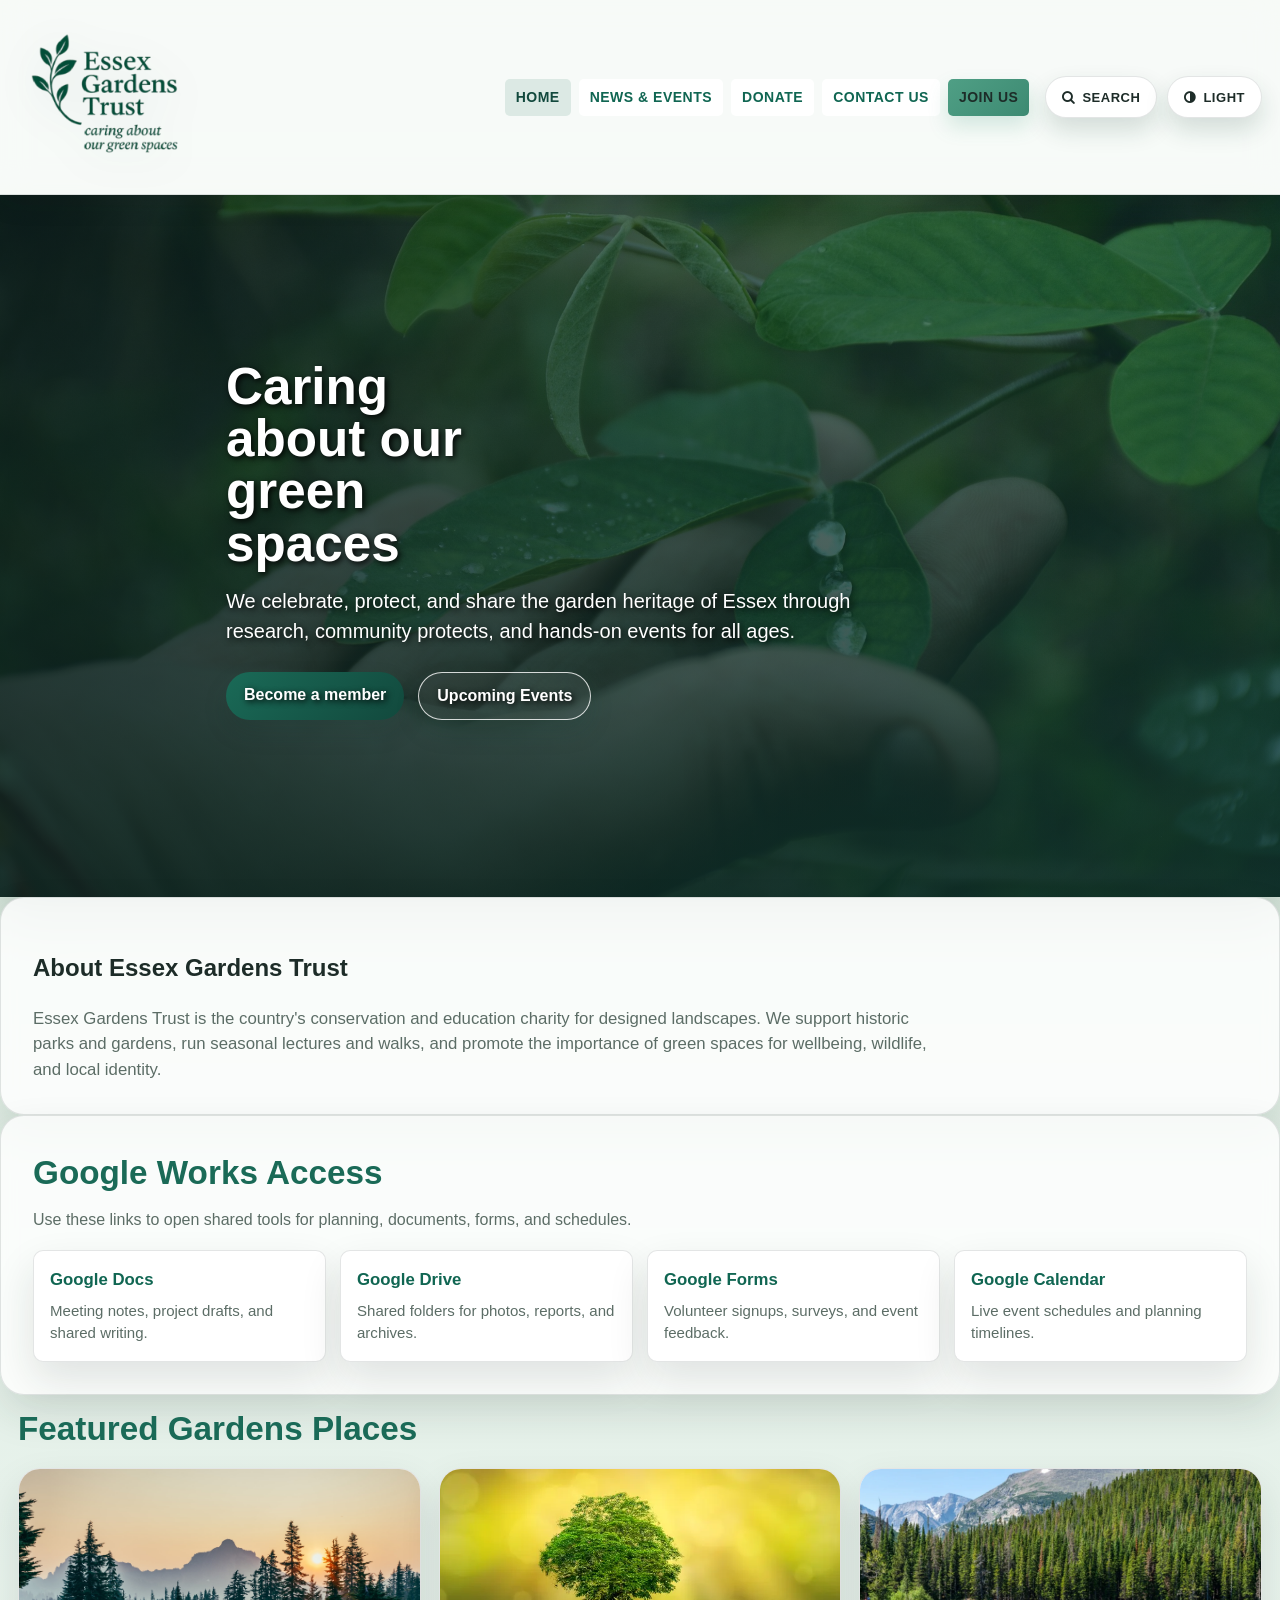
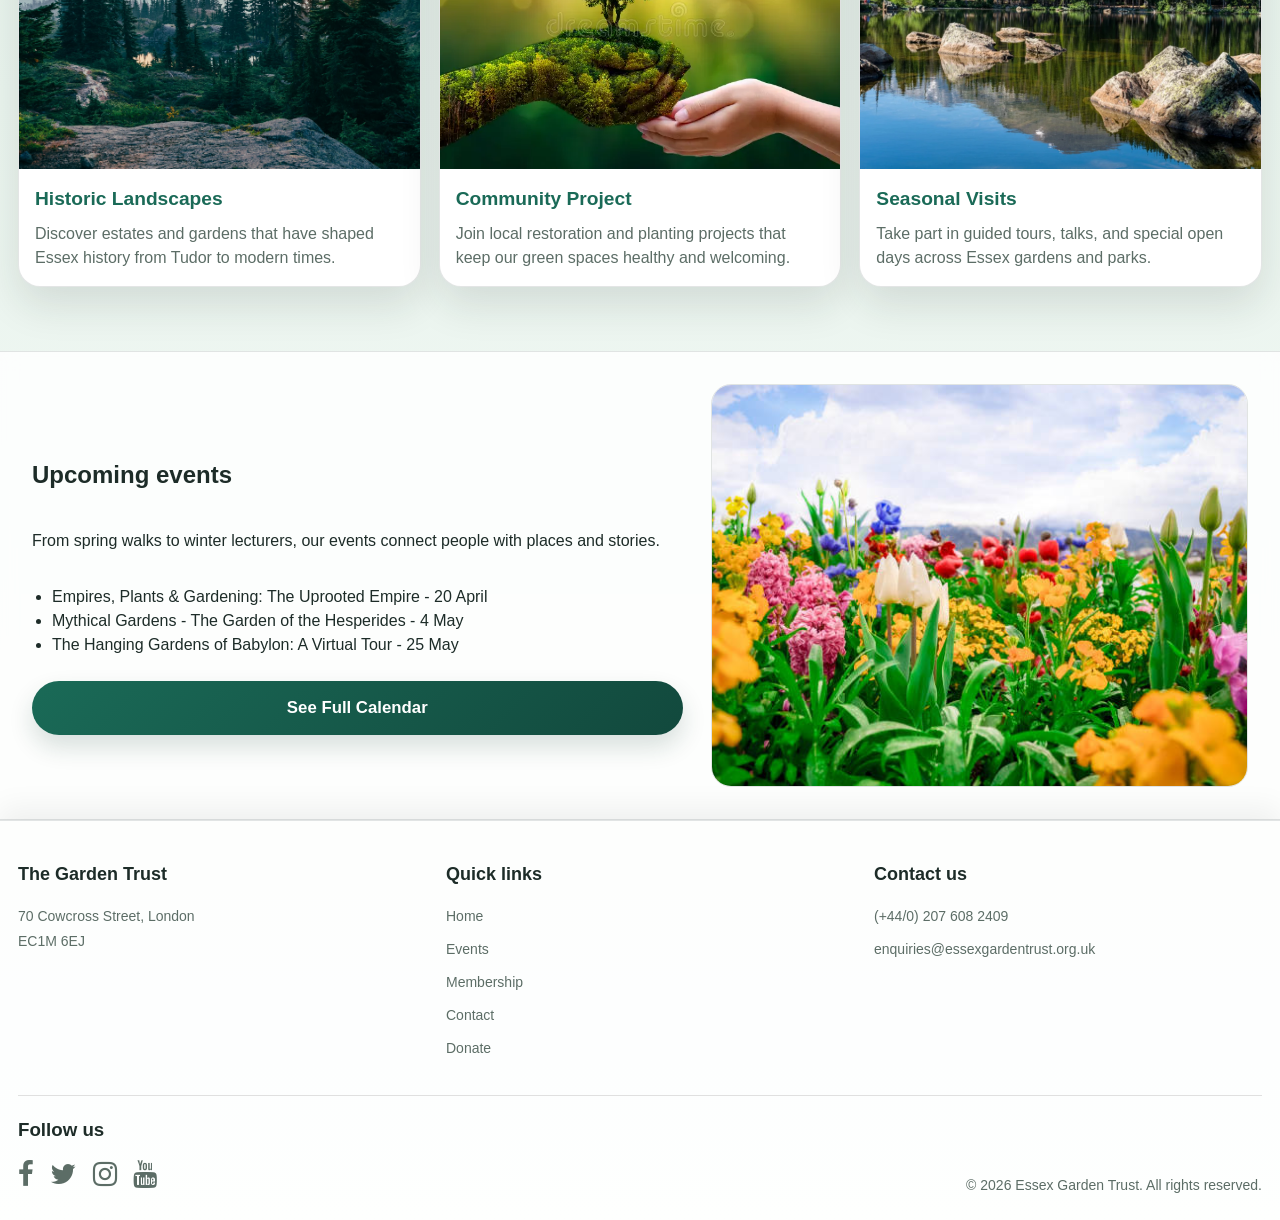
<file: index.html>
<!DOCTYPE html>
<html lang="en">
<head>
    <meta charset="UTF-8">
    <meta name="viewport" content="width=device-width, initial-scale=1.0">
    <title>Home | Essex Garden Trust</title>
    <link rel="stylesheet" href="style.css">
    <link rel="stylesheet" href="https://cdnjs.cloudflare.com/ajax/libs/font-awesome/4.7.0/css/font-awesome.min.css">
    <script src="script.js" defer></script>
</head>
<body class="membership-home">
    <!-- Site-wide header and primary navigation -->
    <header class="site-header">
        <div class="header-inner">
            <img src="Untitled-removebg-preview.png" alt="Essex Garden Trust" class="brand-mark">
            <nav class="top-nav" aria-label="Main navigation">
                <div class="droplist">
                    <a href="index.html" class="dropbtn">Home</a>
                    <div class="dropdown-menu">
                        <a href="conservation.html">Conservation</a>
                        <a href="whatwedo.html">What We Do</a>
                        <a href="education.html">Education</a>
                        <a href="research.html">Research</a>
                    </div>
                </div>
                <div class="droplist">
                    <a href="events.html" class="dropbtn">News & Events</a>
                    <div class="dropdown-menu">
                        <a href="events.html">Events</a>
                        <a href="news.html">News</a>
                    </div>
                </div>
                <div class="droplist">
                    <a href="donate.html" class="dropbtn">Donate</a>
                    <div class="dropdown-menu">
                    <a href="support.html">Corporate Support</a>
                    </div>
                </div>
                <div class="droplist">
                    <a href="contact.html" class="dropbtn">Contact Us</a>
                    <div class="dropdown-menu">
                        <a href="volunteer.html">Volunteer</a>
                    </div>
                </div>
                <a href="membership.html" class="btn-join">Join Us</a>
            </nav>
        </div>
    </header>
<main>
    <!-- Hero section with key message and primary calls to action -->
    <section class="hero">
        <div class="hero-overlay"></div>
        <div class="hero-content">
            <h1>Caring about our green spaces</h1>
            <p>We celebrate, protect, and share the garden heritage of Essex through research, community protects, and hands-on events for all ages. </p>
            <div class="hero-actions">
                <a href="membership.html" class="btn1">Become a member</a>
                <a href="events.html" class="btn2">Upcoming Events</a>
            </div>
        </div>
    </section>

    <!-- Brief introduction to the trust -->
    <section class="intro" id="about">
        <div class="content">
            <h2>About Essex Gardens Trust</h2>
            <p>
                Essex Gardens Trust is the country's conservation and education charity for designed
                landscapes. We support historic parks and gardens, run seasonal lectures and walks,
                and promote the importance of green spaces for wellbeing, wildlife, and local identity.
            </p>
        </div>
    </section>

    <!-- Quick access area for Google Works resources used by members and volunteers -->
    <section class="google-works-access" id="google-works">
        <h2>Google Works Access</h2>
        <p>Use these links to open shared tools for planning, documents, forms, and schedules.</p>
        <div class="google-works-grid">
            <a class="google-work-card" href="https://docs.google.com" target="_blank" rel="noopener noreferrer">
                <h3>Google Docs</h3>
                <p>Meeting notes, project drafts, and shared writing.</p>
            </a>
            <a class="google-work-card" href="https://drive.google.com" target="_blank" rel="noopener noreferrer">
                <h3>Google Drive</h3>
                <p>Shared folders for photos, reports, and archives.</p>
            </a>
            <a class="google-work-card" href="https://forms.google.com" target="_blank" rel="noopener noreferrer">
                <h3>Google Forms</h3>
                <p>Volunteer signups, surveys, and event feedback.</p>
            </a>
            <a class="google-work-card" href="https://calendar.google.com" target="_blank" rel="noopener noreferrer">
                <h3>Google Calendar</h3>
                <p>Live event schedules and planning timelines.</p>
            </a>
        </div>
    </section>

    <!-- Featured content cards highlighting core activities -->
    <section class="section cards" id="featured">
        <h2>Featured Gardens Places</h2>
        <div class="card-grid">
            <article class="card">
                <img src="images/copertina-1.jpg" alt="Historic landscaped park">
                <div class="card-body">
                    <h3>Historic Landscapes</h3>
                    <p>Discover estates and gardens that have shaped Essex history from Tudor to modern times.</p>
                </div>
            </article>

            <article class="card">
                <img src="images/environment-earth-day-hands-trees-growing-seedlings-bokeh-green-background-female-hand-holding-tree-nature-field-gra-130247647.webp" alt="Community gardens and green spaces">
                <div class="card-body">
                    <h3>Community Project</h3>
                    <p>Join local restoration and planting projects that keep our green spaces healthy and welcoming.</p>
                </div>
            </article>

            <article class="card">
                <img src="images/shutterstock_1160412862.webp" alt="Garden path in spring bloom"> 
                <div class="card-body">
                    <h3>Seasonal Visits</h3>
                    <p>Take part in guided tours, talks, and special open days across Essex gardens and parks.</p>
                </div>
            </article>
        </div>
    </section>

    <!-- Upcoming events teaser with quick link to full calendar -->
    <section class="events-preview" id="events">
        <div class="events-copy">
            <h2>Upcoming events</h2>
            <p>From spring walks to winter lecturers, our events connect people with places and stories.</p>
            <ul>
                <li>Empires, Plants & Gardening: The Uprooted Empire - 20 April</li>
                <li>Mythical Gardens - The Garden of the Hesperides - 4 May</li>
                <li>The Hanging Gardens of Babylon: A Virtual Tour - 25 May</li>
            </ul>
            <a href = "events.html" class="btn3">See Full Calendar</a>
        </div>
        <img src="images/istockphoto-1153074786-612x612.jpg" alt="Colorful Spring Flowers">
    </section>

    <!-- Site footer with contact details, quick links, and social media -->
    <section class="footer">
        <div class="box-container">
            <div class="box">
                <h3>The Garden Trust</h3>
                <p>70 Cowcross Street,
                    London
                    <br>EC1M 6EJ</p>
            </div>
            <div class="box">
                <h3>Quick links</h3>
                <a href="index.html">Home</a>
                <a href="events.html">Events</a>
                <a href="membership.html">Membership</a>
                <a href="contact.html">Contact</a>
                <a href="donate.html">Donate</a>
            </div>
            <div class="box">
                <h3>Contact us</h3>
                <p>(+44/0) 207 608 2409</p>
                <p>enquiries@essexgardentrust.org.uk</p>
            </div>
        </div>

        <div class="footer-bottom">
            <div class="box social">
                <h3>Follow us</h3>
                <a href="https://www.facebook.com/thegardenstrust" target="_blank"><i class="fa fa-facebook"></i></a>
                <a href="https://x.com/thegardenstrust" target="_blank"><i class="fa fa-twitter"></i></a>
                <a href="https://www.instagram.com/thegardenstrust/" target="_blank"><i class="fa fa-instagram"></i></a>
                <a href="https://www.youtube.com/channel/UCpClLRc6V0T062MCHS0TSSQ" target="_blank"><i class="fa fa-youtube"></i></a>
            </div>
            <p>&copy; 2026 Essex Garden Trust. All rights reserved.</p>
        </div>
    </section>
</body>
</html>
</file>
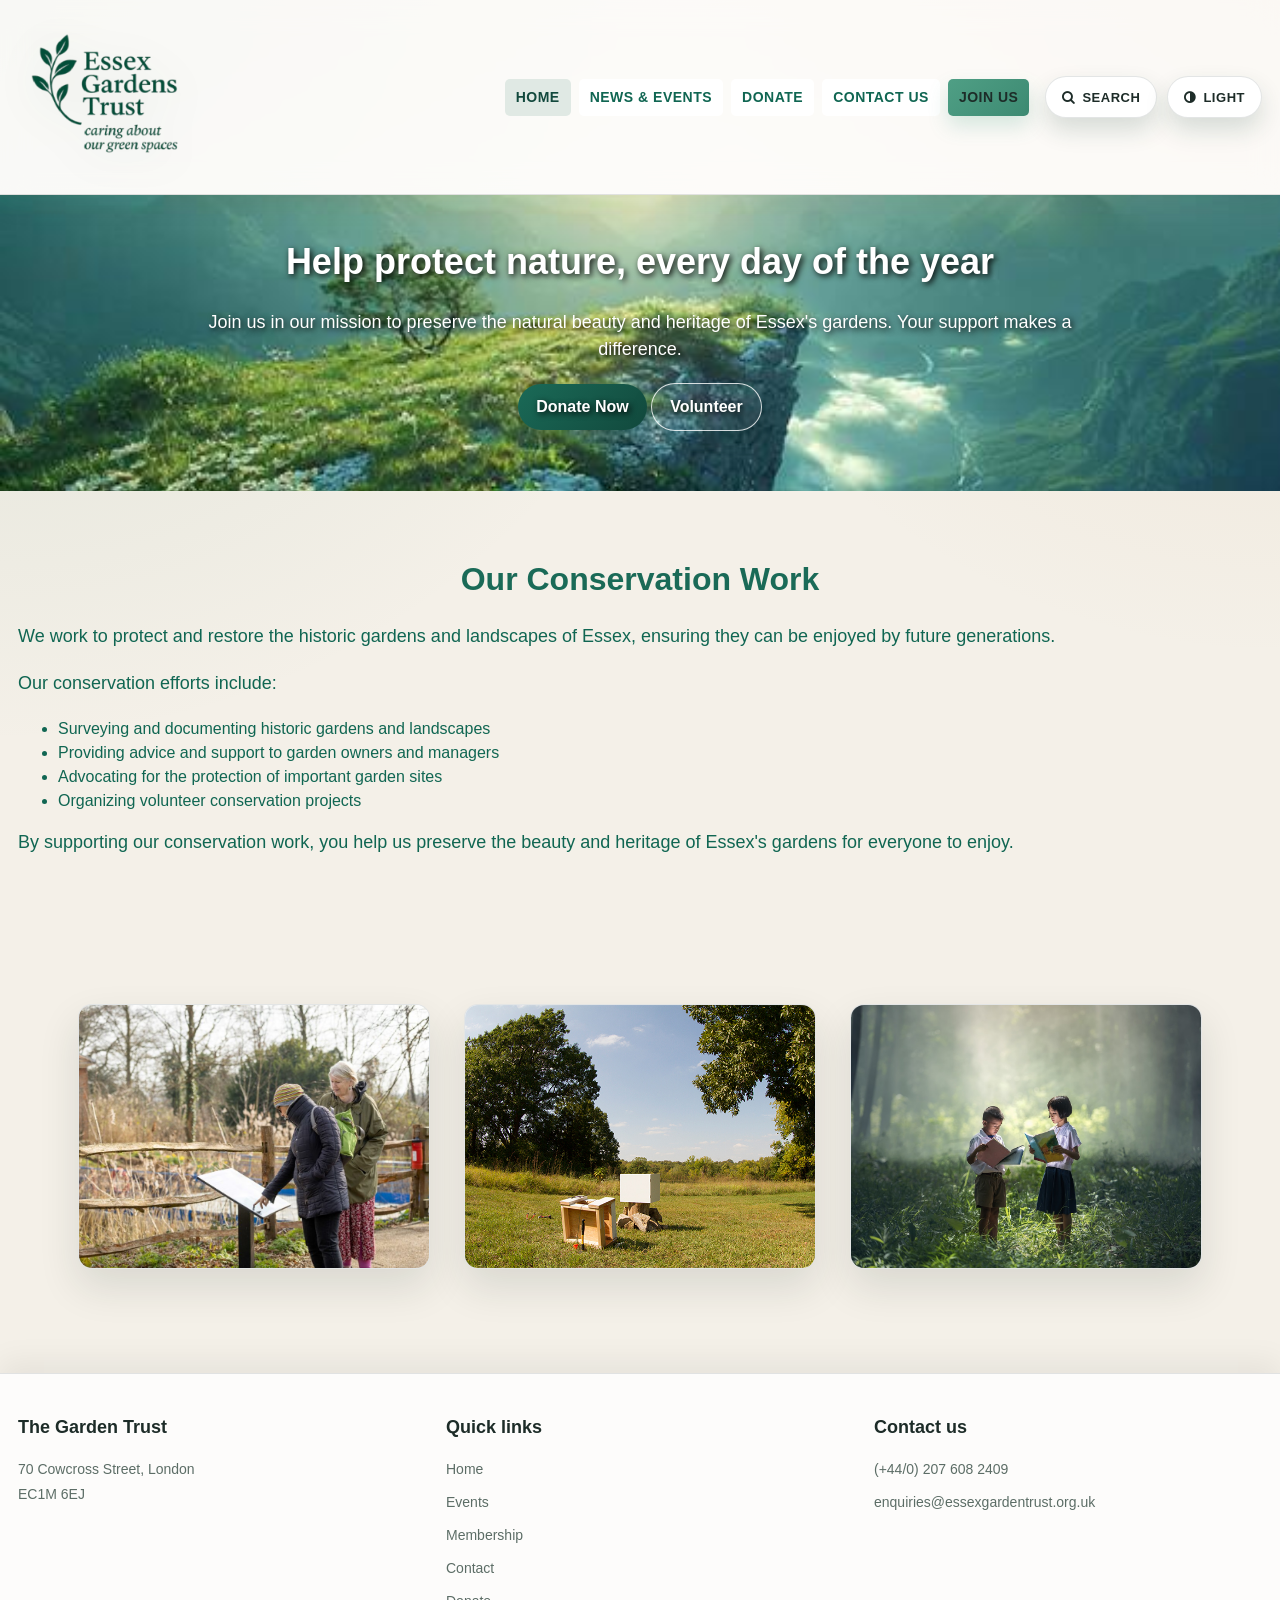
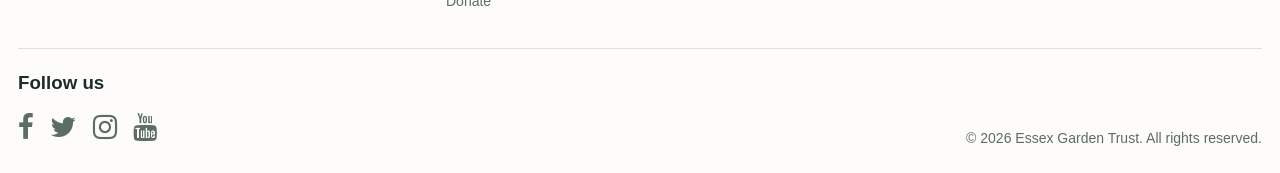
<file: conservation.html>
<!DOCTYPE html>
<html lang="en">
<head>
    <meta charset="UTF-8">
    <meta name="viewport" content="width=device-width, initial-scale=1.0">
    <title>Conservation | Essex Garden Trust</title>
    <link rel="stylesheet" href="style.css">
    <link rel="stylesheet" href="https://cdnjs.cloudflare.com/ajax/libs/font-awesome/4.7.0/css/font-awesome.min.css">
    <script src="script.js" defer></script>
</head>
<body>
    <!-- Site-wide header and primary navigation -->
    <header class="site-header">
        <div class="header-inner">
            <img src="Untitled-removebg-preview.png" alt="Essex Garden Trust" class="brand-mark">
            <nav class="top-nav" aria-label="Main navigation">
                <div class="droplist">
                    <a href="index.html" class="dropbtn">Home</a>
                    <div class="dropdown-menu">
                        <a href="conservation.html">Conservation</a>
                        <a href="whatwedo.html">What We Do</a>
                        <a href="education.html">Education</a>
                        <a href="research.html">Research</a>
                    </div>
                </div>
                <div class="droplist">
                    <a href="events.html" class="dropbtn">News & Events</a>
                    <div class="dropdown-menu">
                        <a href="events.html">Events</a>
                        <a href="news.html">News</a>
                    </div>
                </div>
                <div class="droplist">
                    <a href="donate.html" class="dropbtn">Donate</a>
                    <div class="dropdown-menu">
                    <a href="support.html">Corporate Support</a>
                    </div>
                </div>
                <div class="droplist">
                    <a href="contact.html" class="dropbtn">Contact Us</a>
                    <div class="dropdown-menu">
                        <a href="volunteer.html">Volunteer</a>
                    </div>
                </div>
                <a href="membership.html" class="btn-join">Join Us</a>
            </nav>
        </div>
    </header>

    <!-- Conservation hero section with primary actions -->
    <section class="conservation-section">
        <div class="conservation-header"></div>
        <div class="conservation-content">
            <h2>Help protect nature, every day of the year</h2>
            <p>Join us in our mission to preserve the natural beauty and heritage of Essex's gardens. Your support makes a difference.</p>
            <div class="conservation-btn">
                <a href="donate.html" class="btn1">Donate Now</a>
                <a href="volunteer.html" class="btn2">Volunteer</a>
            </div>
        </div>
    </section>

    <!-- Conservation mission details and key activities -->
    <section class="conservation-info">
        <div class="conservation-info-content">
            <h2 class="section-title">Our Conservation Work</h2>
             <p class = conservation-text>
            We work to protect and restore the historic gardens and landscapes of Essex, ensuring they can be enjoyed by future generations.</p>
            <p class = conservation-text>
            Our conservation efforts include:   
            <ul>
                <li>Surveying and documenting historic gardens and landscapes</li>
                <li>Providing advice and support to garden owners and managers</li>
                <li>Advocating for the protection of important garden sites</li>
                <li>Organizing volunteer conservation projects</li>
            </ul>
        </p>
    <p class = conservation-text>
        By supporting our conservation work, you help us preserve the beauty and heritage of Essex's gardens for everyone to enjoy.</p>
    </div>
</section> 

<!-- External resources and conservation gallery links -->
<section class="conservation-gallery">
    <div class="gallery-grid">
        <a class="gallery-link" href="https://thegardenstrust.org/what-we-do/our-statutory-work/" target="_blank" rel="noopener noreferrer">
            <img src="images/conservation1.jpg" alt="Our role">
        </a>
        <a class="gallery-link" href="https://thegardenstrust.org/conservation/casework/" target="_blank" rel="noopener noreferrer">
            <img src="images/conservation2.jpg" alt="Casework">
        </a>
        <a class="gallery-link" href="https://thegardenstrust.org/conservation/conservation-publications/" target="_blank" rel="noopener noreferrer">
            <img src="images/conservation3.jpg" alt="Publication">
        </a>
    </div>
</section>
    
    <!-- Site footer with contact details, quick links, and social media -->
     <section class="footer">
        <div class="box-container">
            <div class="box">
                <h3>The Garden Trust</h3>
                <p>70 Cowcross Street,
                    London
                    <br>EC1M 6EJ</p>
            </div>
            <div class="box">
                <h3>Quick links</h3>
                <a href="index.html">Home</a>
                <a href="events.html">Events</a>
                <a href="membership.html">Membership</a>
                <a href="contact.html">Contact</a>
                <a href="donate.html">Donate</a>
            </div>
            <div class="box">
                <h3>Contact us</h3>
                <p>(+44/0) 207 608 2409</p>
                <p>enquiries@essexgardentrust.org.uk</p>
            </div>
        </div>

        <div class="footer-bottom">
            <div class="box social">
                <h3>Follow us</h3>
                <a href="https://www.facebook.com/thegardenstrust" target="_blank"><i class="fa fa-facebook"></i></a>
                <a href="https://x.com/thegardenstrust" target="_blank"><i class="fa fa-twitter"></i></a>
                <a href="https://www.instagram.com/thegardenstrust/" target="_blank"><i class="fa fa-instagram"></i></a>
                <a href="https://www.youtube.com/channel/UCpClLRc6V0T062MCHS0TSSQ" target="_blank"><i class="fa fa-youtube"></i></a>
            </div>
            <p>&copy; 2026 Essex Garden Trust. All rights reserved.</p>
        </div>
    </section>
</body>
</html>
</file>
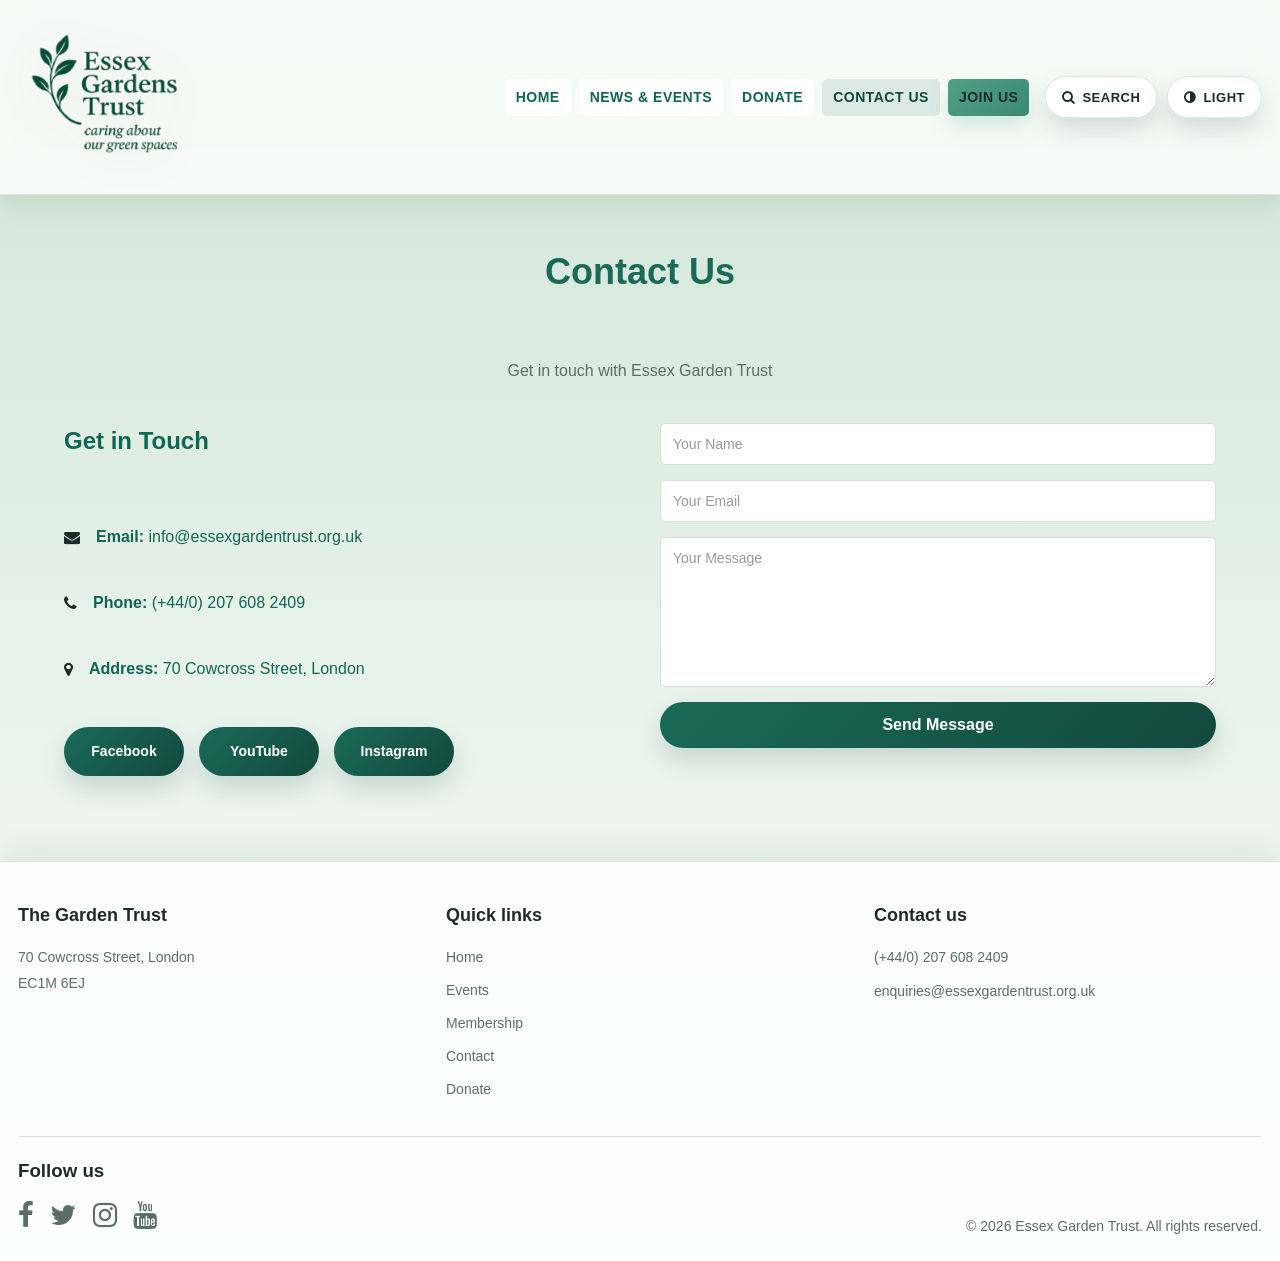
<file: contact.html>
<!DOCTYPE html>
<html lang="en">
<head>
    <meta charset="UTF-8">
    <meta name="viewport" content="width=device-width, initial-scale=1.0">
    <title>Contact | Essex Garden Trust</title>
    <link rel="stylesheet" href="style.css">
    <link rel="stylesheet" href="https://cdnjs.cloudflare.com/ajax/libs/font-awesome/4.7.0/css/font-awesome.min.css">
    <script src="script.js" defer></script>
</head>
<body class="membership-home">
    <!-- Site-wide header and primary navigation -->
    <header class="site-header">
        <div class="header-inner">
            <img src="Untitled-removebg-preview.png" alt="Essex Garden Trust" class="brand-mark">
            <nav class="top-nav" aria-label="Main navigation">
                <div class="droplist">
                    <a href="index.html" class="dropbtn">Home</a>
                    <div class="dropdown-menu">
                        <a href="conservation.html">Conservation</a>
                        <a href="whatwedo.html">What We Do</a>
                        <a href="education.html">Education</a>
                        <a href="research.html">Research</a>
                    </div>
                </div>
                <div class="droplist">
                    <a href="events.html" class="dropbtn">News & Events</a>
                    <div class="dropdown-menu">
                        <a href="events.html">Events</a>
                        <a href="news.html">News</a>
                    </div>
                </div>
                <div class="droplist">
                    <a href="donate.html" class="dropbtn">Donate</a>
                    <div class="dropdown-menu">
                    <a href="support.html">Corporate Support</a>
                    </div>
                </div>
                <div class="droplist">
                    <a href="contact.html" class="dropbtn">Contact Us</a>
                    <div class="dropdown-menu">
                        <a href="volunteer.html">Volunteer</a>
                    </div>
                </div>
                <a href="membership.html" class="btn-join">Join Us</a>
            </nav>
        </div>
    </header>

    <!-- Contact section with trust details and enquiry form -->
    <section class="contact-section">
        <h2 class="section-title">Contact Us</h2>
        <p class="section-subtitle">Get in touch with Essex Garden Trust</p>
        <div class="section-contect">
            <div class="contact-left">
                <h3 class="section-heading">Get in Touch</h3>
                <ul class="contact-info-list">
                    <li class="contact-info">
                        <i class="fa fa-envelope"></i>
                        <p><strong>Email:</strong> info@essexgardentrust.org.uk</p>
                    </li>
                    <li class="contact-info">
                        <i class="fa fa-phone"></i>
                        <p><strong>Phone:</strong> (+44/0) 207 608 2409</p>
                    </li>
                    <li class="contact-info">
                        <i class="fa fa-map-marker"></i>
                        <p><strong>Address:</strong> 70 Cowcross Street, London</p>
                    </li>
                </ul>
                <div class="social-buttons">
                    <a href="https://www.facebook.com/thegardenstrust" class="social-btn">Facebook</a>
                    <a href="https://www.youtube.com/channel/UCpClLRc6V0T062MCHS0TSSQ" class="social-btn">YouTube</a>
                    <a href="https://www.instagram.com/thegardenstrust/" class="social-btn">Instagram</a>
                </div>
            </div>
            <div class="contact-right">
                <form class="contact-form" id="contactForm" novalidate>
                    <input type="text" placeholder="Your Name" class="form-input" name="name" autocomplete="name" required>
                    <input type="email" placeholder="Your Email" class="form-input" name="email" autocomplete="email" required>
                    <textarea placeholder="Your Message" class="form-input" name="message" rows="6" required></textarea>
                    <button type="submit" class="form-btn">Send Message</button>
                    <p class="contact-form-status" id="contactFormStatus" aria-live="polite"></p>
                </form>
            </div>
        </div>
    </section>

    <!-- Site footer with contact details, quick links, and social media -->
    <section class="footer">
        <div class="box-container">
            <div class="box">
                <h3>The Garden Trust</h3>
                <p>70 Cowcross Street,
                    London
                    <br>EC1M 6EJ</p>
            </div>
            <div class="box">
                <h3>Quick links</h3>
                <a href="index.html">Home</a>
                <a href="events.html">Events</a>
                <a href="membership.html">Membership</a>
                <a href="contact.html">Contact</a>
                <a href="donate.html">Donate</a>
            </div>
            <div class="box">
                <h3>Contact us</h3>
                <p>(+44/0) 207 608 2409</p>
                <p>enquiries@essexgardentrust.org.uk</p>
            </div>
        </div>

        <div class="footer-bottom">
            <div class="box social">
                <h3>Follow us</h3>
                <a href="https://www.facebook.com/thegardenstrust" target="_blank"><i class="fa fa-facebook"></i></a>
                <a href="https://x.com/thegardenstrust" target="_blank"><i class="fa fa-twitter"></i></a>
                <a href="https://www.instagram.com/thegardenstrust/" target="_blank"><i class="fa fa-instagram"></i></a>
                <a href="https://www.youtube.com/channel/UCpClLRc6V0T062MCHS0TSSQ" target="_blank"><i class="fa fa-youtube"></i></a>
            </div>
            <p>&copy; 2026 Essex Garden Trust. All rights reserved.</p>
        </div>
    </section>
</body>
</html>
</file>
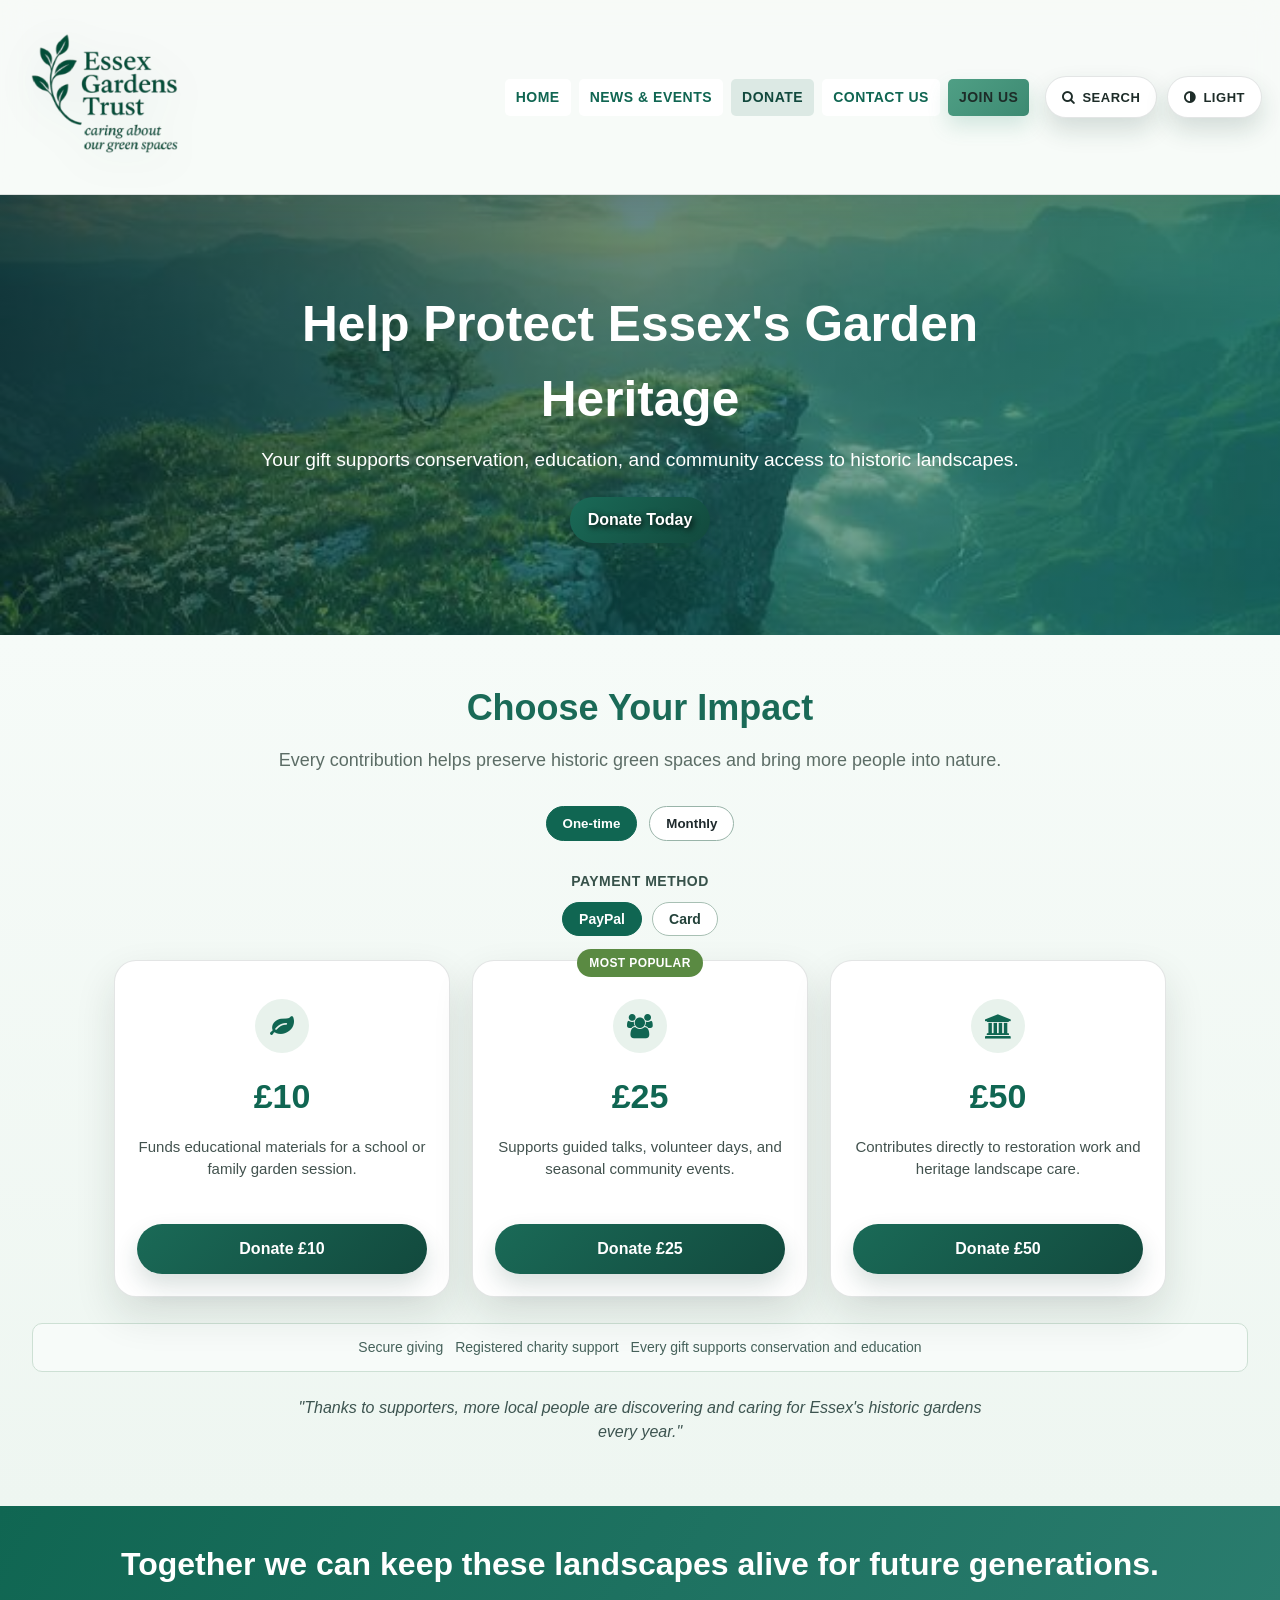
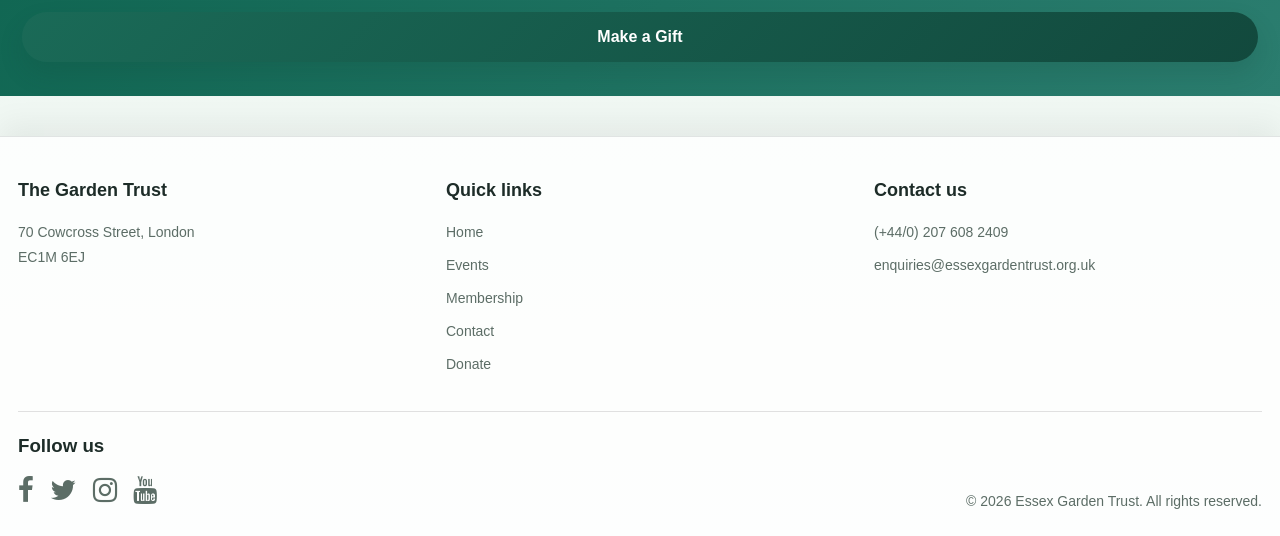
<file: donate.html>
<!DOCTYPE html>
<html lang="en">
<head>
    <meta charset="UTF-8">
    <meta name="viewport" content="width=device-width, initial-scale=1.0">
    <title>Donate | Essex Garden Trust</title>
    <link rel="stylesheet" href="style.css">
    <link rel="stylesheet" href="https://cdnjs.cloudflare.com/ajax/libs/font-awesome/4.7.0/css/font-awesome.min.css">
    <script src="script.js" defer></script>
</head>
<body class="membership-home">
    <!-- Site-wide header and primary navigation -->
    <header class="site-header">
        <div class="header-inner">
            <img src="Untitled-removebg-preview.png" alt="Essex Garden Trust" class="brand-mark">
            <nav class="top-nav" aria-label="Main navigation">
                <div class="droplist">
                    <a href="index.html" class="dropbtn">Home</a>
                    <div class="dropdown-menu">
                        <a href="conservation.html">Conservation</a>
                        <a href="whatwedo.html">What We Do</a>
                        <a href="education.html">Education</a>
                        <a href="research.html">Research</a>
                    </div>
                </div>
                <div class="droplist">
                    <a href="events.html" class="dropbtn">News & Events</a>
                    <div class="dropdown-menu">
                        <a href="events.html">Events</a>
                        <a href="news.html">News</a>
                    </div>
                </div>
                <div class="droplist">
                    <a href="donate.html" class="dropbtn">Donate</a>
                    <div class="dropdown-menu">
                    <a href="support.html">Corporate Support</a>
                    </div>
                </div>
                <div class="droplist">
                    <a href="contact.html" class="dropbtn">Contact Us</a>
                    <div class="dropdown-menu">
                        <a href="volunteer.html">Volunteer</a>
                    </div>
                </div>
                <a href="membership.html" class="btn-join">Join Us</a>
            </nav>
        </div>
    </header>

    <main>
        <!-- Donation hero with core mission message -->
        <section class="donate-hero">
            <div class="donate-hero-overlay"></div>
            <div class="donate-hero-content">
                <h1>Help Protect Essex's Garden Heritage</h1>
                <p>Your gift supports conservation, education, and community access to historic landscapes.</p>
                <a href="#donation-options" class="btn1">Donate Today</a>
            </div>
        </section>

        <!-- Donation options and impact-focused contribution amounts -->
        <section class="donation-section" id="donation-options">
            <h3 class="donation-title">Choose Your Impact</h3>
            <p class="donation-subtitle">Every contribution helps preserve historic green spaces and bring more people into nature.</p>

            <div class="donation-frequency" aria-label="Donation type">
                <button type="button" class="freq-btn active">One-time</button>
                <button type="button" class="freq-btn">Monthly</button>
            </div>

            <div class="payment-methods" aria-label="Payment method">
                <p class="payment-methods-label">Payment method</p>
                <div class="payment-methods-options">
                    <button type="button" class="payment-method-btn active" data-payment-method="paypal">PayPal</button>
                    <button type="button" class="payment-method-btn" data-payment-method="stripe">Card</button>
                </div>
            </div>

            <div class="donate-grid">
                <article class="donate-card">
                    <p class="donate-icon"><i class="fa fa-leaf" aria-hidden="true"></i></p>
                    <h3>£10</h3>
                    <p class="donate-impact">Funds educational materials for a school or family garden session.</p>
                    <button type="button" class="donate-btn" data-donation-amount="10">Donate £10</button>
                </article>

                <article class="donate-card donate-card-featured">
                    <span class="donate-badge">Most Popular</span>
                    <p class="donate-icon"><i class="fa fa-users" aria-hidden="true"></i></p>
                    <h3>£25</h3>
                    <p class="donate-impact">Supports guided talks, volunteer days, and seasonal community events.</p>
                    <button type="button" class="donate-btn" data-donation-amount="25">Donate £25</button>
                </article>

                <article class="donate-card">
                    <p class="donate-icon"><i class="fa fa-university" aria-hidden="true"></i></p>
                    <h3>£50</h3>
                    <p class="donate-impact">Contributes directly to restoration work and heritage landscape care.</p>
                    <button type="button" class="donate-btn" data-donation-amount="50">Donate £50</button>
                </article>
            </div>

            <div class="donation-trust-bar">
                <span>Secure giving</span>
                <span>Registered charity support</span>
                <span>Every gift supports conservation and education</span>
            </div>

            <blockquote class="donation-quote">
                "Thanks to supporters, more local people are discovering and caring for Essex's historic gardens every year."
            </blockquote>
        </section>

        <!-- Closing call-to-action for visitors who reach the end of the page -->
        <section class="donation-cta-band">
            <h2>Together we can keep these landscapes alive for future generations.</h2>
            <button type="button" class="donate-btn" data-donation-amount="25">Make a Gift</button>
        </section>

        <div class="payment-demo-modal" id="paymentDemoModal" hidden>
            <div class="payment-demo-backdrop" data-payment-demo-close></div>
            <div class="payment-demo-dialog" role="dialog" aria-modal="true" aria-labelledby="paymentDemoTitle">
                <h3 id="paymentDemoTitle">Payment Demo</h3>
                <p class="payment-demo-summary">
                    You selected: <strong>£<span id="paymentDemoAmount">0</span></strong><br>
                    Method: <strong><span id="paymentDemoMethod">PayPal</span></strong><br>
                    Type: <strong><span id="paymentDemoFrequency">One-time</span></strong>
                </p>
                <div class="payment-demo-actions">
                    <button type="button" class="freq-btn" data-payment-demo-close>Cancel</button>
                    <button type="button" class="donate-btn" id="paymentDemoConfirm">Confirm Demo Payment</button>
                </div>
            </div>
        </div>
    </main>

    <!-- Site footer with contact details, quick links, and social media -->
    <section class="footer">
        <div class="box-container">
            <div class="box">
                <h3>The Garden Trust</h3>
                <p>70 Cowcross Street,
                    London
                    <br>EC1M 6EJ</p>
            </div>
            <div class="box">
                <h3>Quick links</h3>
                <a href="index.html">Home</a>
                <a href="events.html">Events</a>
                <a href="membership.html">Membership</a>
                <a href="contact.html">Contact</a>
                <a href="donate.html">Donate</a>
            </div>
            <div class="box">
                <h3>Contact us</h3>
                <p>(+44/0) 207 608 2409</p>
                <p>enquiries@essexgardentrust.org.uk</p>
            </div>
        </div>

        <div class="footer-bottom">
            <div class="box social">
                <h3>Follow us</h3>
                <a href="https://www.facebook.com/thegardenstrust" target="_blank"><i class="fa fa-facebook"></i></a>
                <a href="https://x.com/thegardenstrust" target="_blank"><i class="fa fa-twitter"></i></a>
                <a href="https://www.instagram.com/thegardenstrust/" target="_blank"><i class="fa fa-instagram"></i></a>
                <a href="https://www.youtube.com/channel/UCpClLRc6V0T062MCHS0TSSQ" target="_blank"><i class="fa fa-youtube"></i></a>
            </div>
            <p>&copy; 2026 Essex Garden Trust. All rights reserved.</p>
        </div>
    </section>
    
</body>
</html>
</file>
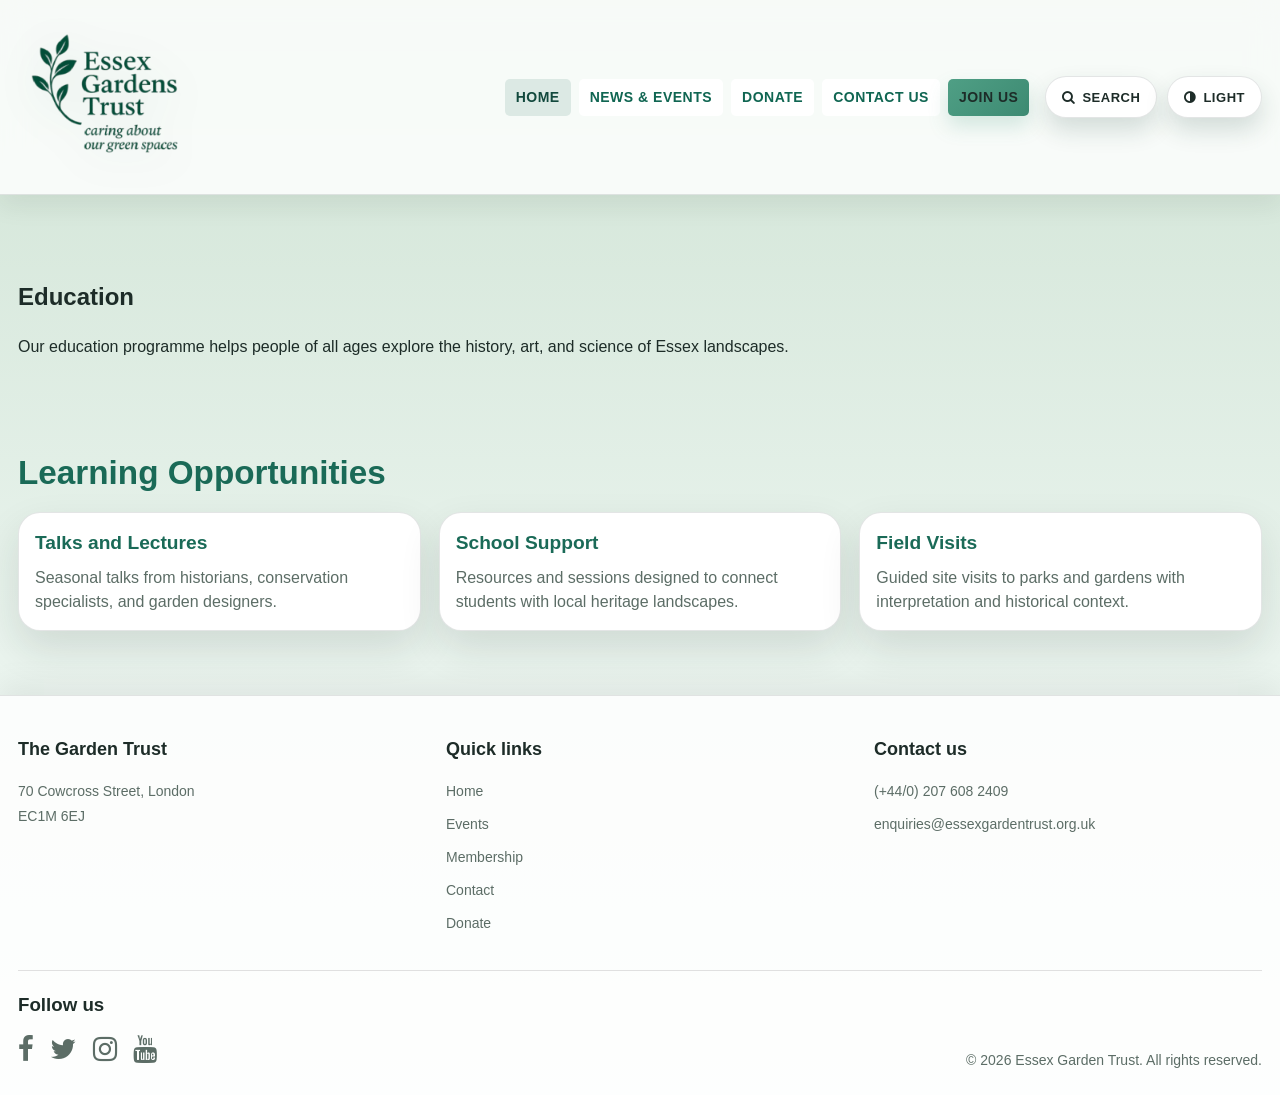
<file: education.html>
<!DOCTYPE html>
<html lang="en">
<head>
    <meta charset="UTF-8">
    <meta name="viewport" content="width=device-width, initial-scale=1.0">
    <title>Education | Essex Garden Trust</title>
    <link rel="stylesheet" href="style.css">
    <link rel="stylesheet" href="https://cdnjs.cloudflare.com/ajax/libs/font-awesome/4.7.0/css/font-awesome.min.css">
    <script src="script.js" defer></script>
</head>
<body class="membership-home">
    <!-- Site-wide header and primary navigation -->
    <header class="site-header">
        <div class="header-inner">
            <img src="Untitled-removebg-preview.png" alt="Essex Garden Trust" class="brand-mark">
            <nav class="top-nav" aria-label="Main navigation">
                <div class="droplist">
                    <a href="index.html" class="dropbtn">Home</a>
                    <div class="dropdown-menu">
                        <a href="conservation.html">Conservation</a>
                        <a href="whatwedo.html">What We Do</a>
                        <a href="education.html">Education</a>
                        <a href="research.html">Research</a>
                    </div>
                </div>
                <div class="droplist">
                    <a href="events.html" class="dropbtn">News & Events</a>
                    <div class="dropdown-menu">
                        <a href="events.html">Events</a>
                        <a href="news.html">News</a>
                    </div>
                </div>
                <div class="droplist">
                    <a href="donate.html" class="dropbtn">Donate</a>
                    <div class="dropdown-menu">
                        <a href="support.html">Corporate Support</a>
                    </div>
                </div>
                <div class="droplist">
                    <a href="contact.html" class="dropbtn">Contact Us</a>
                    <div class="dropdown-menu">
                        <a href="volunteer.html">Volunteer</a>
                    </div>
                </div>
                <a href="membership.html" class="btn-join">Join Us</a>
            </nav>
        </div>
    </header>

    <!-- Main education content -->
    <main>
        <!-- Education overview -->
        <section class="section">
            <h1>Education</h1>
            <p>Our education programme helps people of all ages explore the history, art, and science of Essex landscapes.</p>
        </section>

        <!-- Education opportunities in card format -->
        <section class="section cards">
            <h2>Learning Opportunities</h2>
            <div class="card-grid">
                <article class="card">
                    <div class="card-body">
                        <h3>Talks and Lectures</h3>
                        <p>Seasonal talks from historians, conservation specialists, and garden designers.</p>
                    </div>
                </article>
                <article class="card">
                    <div class="card-body">
                        <h3>School Support</h3>
                        <p>Resources and sessions designed to connect students with local heritage landscapes.</p>
                    </div>
                </article>
                <article class="card">
                    <div class="card-body">
                        <h3>Field Visits</h3>
                        <p>Guided site visits to parks and gardens with interpretation and historical context.</p>
                    </div>
                </article>
            </div>
        </section>
    </main>

    <!-- Site footer with contact details, quick links, and social media -->
    <section class="footer">
        <div class="box-container">
            <div class="box">
                <h3>The Garden Trust</h3>
                <p>70 Cowcross Street,
                    London
                    <br>EC1M 6EJ</p>
            </div>
            <div class="box">
                <h3>Quick links</h3>
                <a href="index.html">Home</a>
                <a href="events.html">Events</a>
                <a href="membership.html">Membership</a>
                <a href="contact.html">Contact</a>
                <a href="donate.html">Donate</a>
            </div>
            <div class="box">
                <h3>Contact us</h3>
                <p>(+44/0) 207 608 2409</p>
                <p>enquiries@essexgardentrust.org.uk</p>
            </div>
        </div>

        <div class="footer-bottom">
            <div class="box social">
                <h3>Follow us</h3>
                <a href="https://www.facebook.com/thegardenstrust" target="_blank"><i class="fa fa-facebook"></i></a>
                <a href="https://x.com/thegardenstrust" target="_blank"><i class="fa fa-twitter"></i></a>
                <a href="https://www.instagram.com/thegardenstrust/" target="_blank"><i class="fa fa-instagram"></i></a>
                <a href="https://www.youtube.com/channel/UCpClLRc6V0T062MCHS0TSSQ" target="_blank"><i class="fa fa-youtube"></i></a>
            </div>
            <p>&copy; 2026 Essex Garden Trust. All rights reserved.</p>
        </div>
    </section>
</body>
</html>
</file>
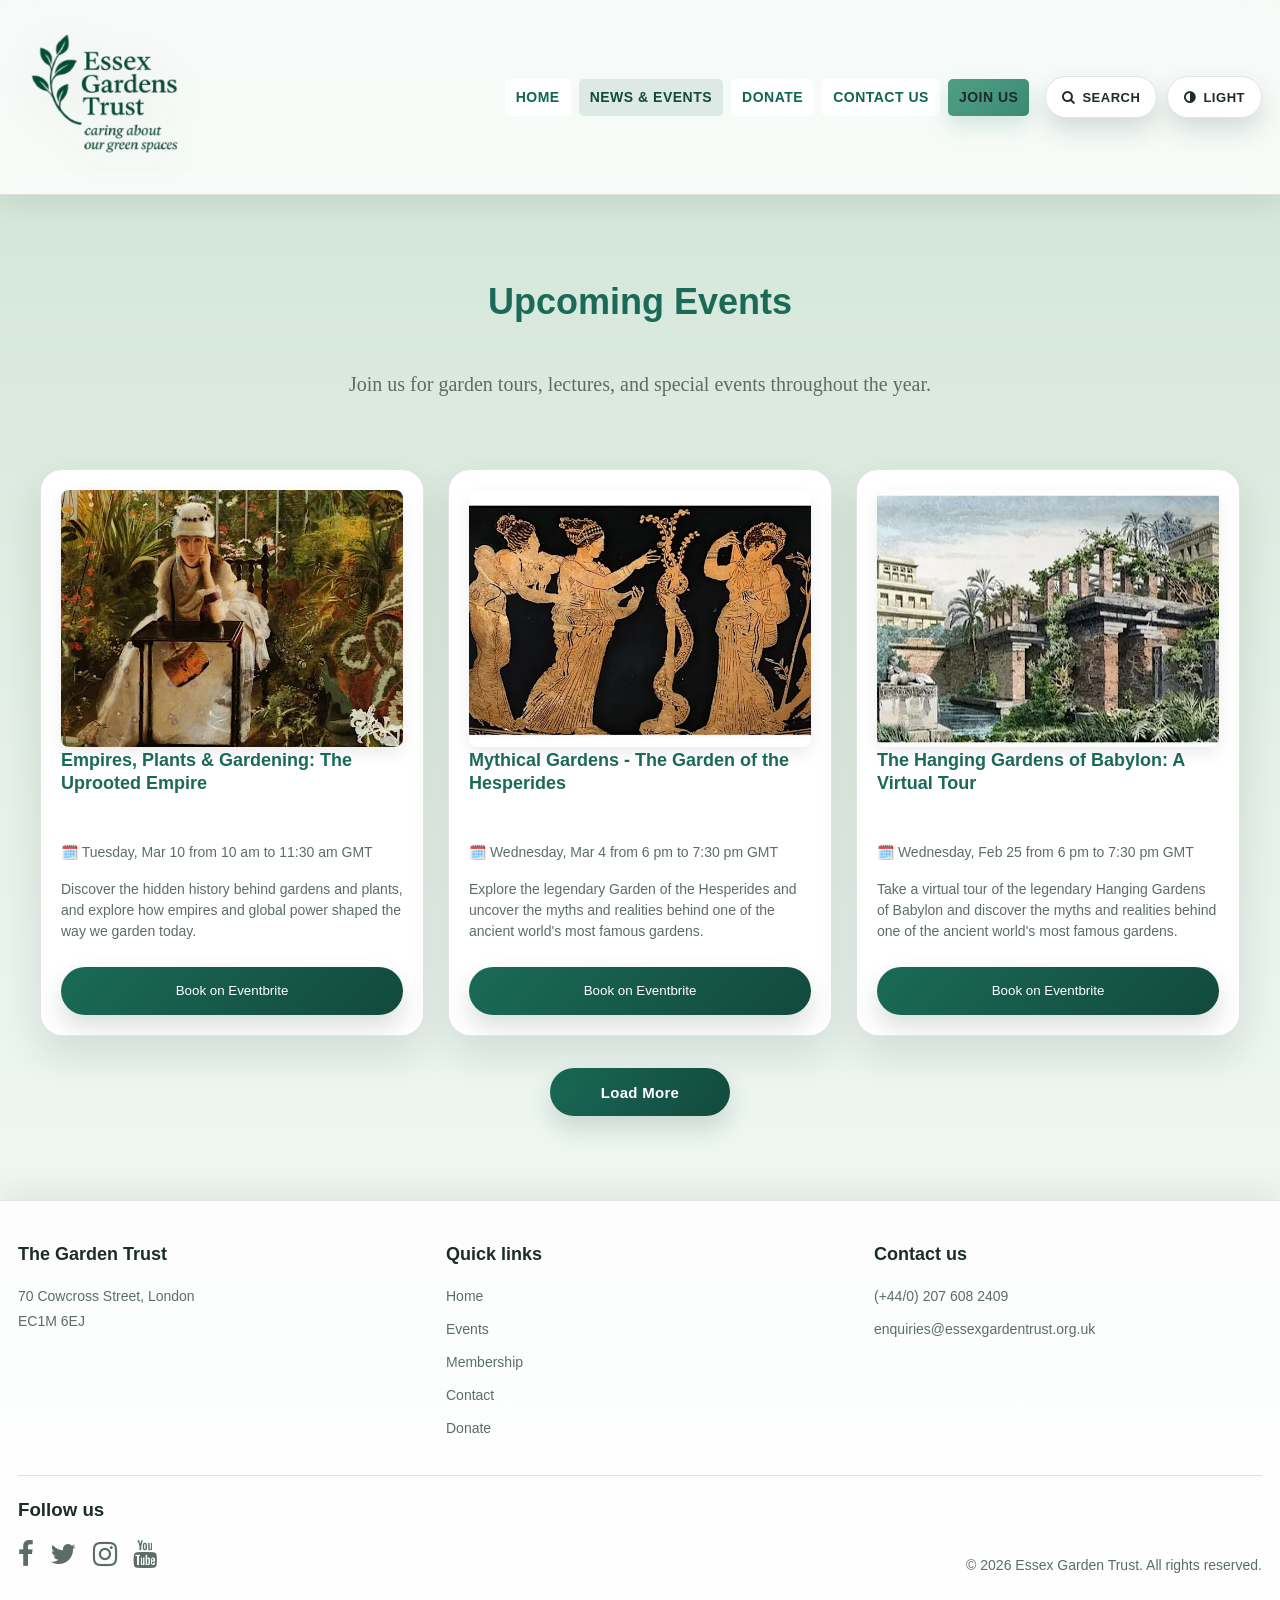
<file: events.html>
<!DOCTYPE html>
<html lang="en">
<head>
    <meta charset="UTF-8">
    <meta name="viewport" content="width=device-width, initial-scale=1.0">
    <title>Events | Essex Garden Trust</title>
    <link rel="stylesheet" href="style.css">
    <link rel="stylesheet" href="https://cdnjs.cloudflare.com/ajax/libs/font-awesome/4.7.0/css/font-awesome.min.css">
    <script src="script.js" defer></script>
</head>
<body class="membership-home">
    <!-- Site-wide header and primary navigation -->
    <header class="site-header">
        <div class="header-inner">
            <img src="Untitled-removebg-preview.png" alt="Essex Garden Trust" class="brand-mark">
            <nav class="top-nav" aria-label="Main navigation">
                <div class="droplist">
                    <a href="index.html" class="dropbtn">Home</a>
                    <div class="dropdown-menu">
                        <a href="conservation.html">Conservation</a>
                        <a href="whatwedo.html">What We Do</a>
                        <a href="education.html">Education</a>
                        <a href="research.html">Research</a>
                    </div>
                </div>
                <div class="droplist">
                    <a href="events.html" class="dropbtn">News & Events</a>
                    <div class="dropdown-menu">
                        <a href="events.html">Events</a>
                        <a href="news.html">News</a>
                    </div>
                </div>
                <div class="droplist">
                    <a href="donate.html" class="dropbtn">Donate</a>
                    <div class="dropdown-menu">
                    <a href="support.html">Corporate Support</a>
                    </div>
                </div>
                <div class="droplist">
                    <a href="contact.html" class="dropbtn">Contact Us</a>
                    <div class="dropdown-menu">
                        <a href="volunteer.html">Volunteer</a>
                    </div>
                </div>
                <a href="membership.html" class="btn-join">Join Us</a>
            </nav>
        </div>
    </header>

    <!-- Events listing with load-more behavior -->
    <section class="events-section" data-events-section>
        <h1 class="upcoming-event">Upcoming Events</h1>
        <p class="events-p">Join us for garden tours, lectures, and special events throughout the year.</p>

        <div class="events-grid events-grid--top">
            <div class="events-card">
                <img src="images/uprooted.webp" alt="The Uprooted Empire">
                <h3>Empires, Plants &amp; Gardening: The Uprooted Empire</h3>
                <p class="events-text">🗓️ Tuesday, Mar 10 from 10 am to 11:30 am GMT</p>
                <p class="events-text1">Discover the hidden history behind gardens and plants, and explore how empires and global power shaped the way we garden today.</p>
                <button class="btn-event"><a href="https://www.eventbrite.co.uk/e/empires-plants-gardening-the-uprooted-empire-tickets-1976390797077?aff=oddtdtcreator">Book on Eventbrite</a></button>
            </div>

            <div class="events-card">
                <img src="images/mythtical.webp" alt="The Garden of the Hesperides">
                <h3>Mythical Gardens - The Garden of the Hesperides</h3>
                <p class="events-text">🗓️ Wednesday, Mar 4 from 6 pm to 7:30 pm GMT</p>
                <p class="events-text1">Explore the legendary Garden of the Hesperides and uncover the myths and realities behind one of the ancient world's most famous gardens.</p>
                <button class="btn-event"><a href="https://www.eventbrite.co.uk/e/mythical-gardens-the-garden-of-the-hesperides-tickets-1980484490424?aff=oddtdtcreator">Book on Eventbrite</a></button>
            </div>

            <div class="events-card">
                <img src="images/basbylon.webp" alt="The Hanging Gardens of Babylon">
                <h3>The Hanging Gardens of Babylon: A Virtual Tour</h3>
                <p class="events-text">🗓️ Wednesday, Feb 25 from 6 pm to 7:30 pm GMT</p>
                <p class="events-text1">Take a virtual tour of the legendary Hanging Gardens of Babylon and discover the myths and realities behind one of the ancient world's most famous gardens.</p>
                <button class="btn-event"><a href="https://www.eventbrite.co.uk/e/mythical-gardens-the-hanging-gardens-of-babylon-tickets-1980483898654?aff=oddtdtcreator">Book on Eventbrite</a></button>
            </div>
        </div>

        <div class="events-load-more-wrap">
            <button type="button" class="events-load-more" data-events-load-more>Load More</button>
        </div>

        <div class="events-grid events-grid--more">
            <div class="events-card">
                <img src="images/fensreservoir.webp" alt="Water in the Landscape">
                <h3>Water in the Landscape: Fens Reservoir</h3>
                <p class="events-text">🗓️ March 14, 2026 - March 14, 2026</p>
                <p class="events-text1">Enjoy a study day with Cambridgeshire Gardens Trust exploring medieval economics to the latest proposals for a new reservoir in the Fens</p>
                <button class="btn-event"><a href="https://cambridgeshiregardenstrust.org.uk/2026/02/08/study-day-2026/">Book on Eventbrite</a></button>
            </div>

            <div class="events-card">
                <img src="images/birkbeck_research_day.jpg" alt="Birkbeck Research Day">
                <h3>Birkbeck Garden History Group New Research Day</h3>
                <p class="events-text">🗓️ March 28, 2026 - March 28, 2026</p>
                <p class="events-text1">An in-person half-day event with three talks showcasing current research in garden history.</p>
                <button class="btn-event"><a href="https://bookwhen.com/bghg#focus=ev-snru1-20260328130000">Book on Eventbrite</a></button>
            </div>

            <div class="events-card">
                <img src="images/A-Cultural-History-of-the-Rose-with-Jennifer-Potter.jpg" alt="A Cultural History of the Rose">
                <h3>A Cultural History of the Rose with Jennifer Potter</h3>
                <p class="events-text">🗓️ March 21, 2026 - March 21, 2026</p>
                <p class="events-text1">Join Surrey GT as Jennifer Potter unravels the tangled story of the rose and its transformation into the western world’s most beloved flower.</p>
                <button class="btn-event"><a href="https://www.surreygardenstrust.org.uk/events-calendar-2026/2026/3/21/a-cultural-history-of-the-rose-with-jennifer-potter">Book on Eventbrite</a></button>
            </div>

            <div class="events-card">
                <img src="images/image.webp" alt="Legacy Event at Painshill Park">
                <h3>Legacy Event @ Painshill Park</h3>
                <p class="events-text">🗓️ April 18, 2026 - April 18, 2026</p>
                <p class="events-text1">Guided Tour & Afternoon Tea with the Gardens Trust</p>
                <button class="btn-event"><a href="https://www.eventbrite.co.uk/e/legacy-event-at-painshill-park-tickets-1984583229864?aff=oddtdtcreator">Book on Eventbrite</a></button>
            </div>

            <div class="events-card">
                <img src="images/vignettes.webp" alt="A Loudon Celebration Event">
                <h3>A Loudon Celebration - Introducing the Loudons: Twelve Vignettes</h3>
                <p class="events-text">🗓️ April 25, 2026 - April 25, 2026</p>
                <p class="events-text1">The first in our online course celebrating the bicentenary of the Gardener’s Magazine</p>
                <button class="btn-event"><a href="https://www.eventbrite.co.uk/e/a-loudon-celebration-introducing-the-loudons-twelve-vignettes-tickets-1986169141368?aff=oddtdtcreator">Book on Eventbrite</a></button>
            </div>

            <div class="events-card">
                <img src="images/spring break.webp" alt="The Gardens Trust Devon Spring Break">
                <h3>The Gardens Trust Devon Spring Break</h3>
                <p class="events-text">🗓️ May 1, 2026 - May 3, 2026</p>
                <p class="events-text1">Join us for a spring break celebrating 300 years of the English Landscape Garden.</p>
                <button class="btn-event"><a href="https://www.eventbrite.co.uk/e/the-gardens-trust-devon-spring-break-tickets-1976017656002?aff=oddtdtcreator">Book on Eventbrite</a></button>
            </div>
        </div>
    </section>

    <!-- Site footer with contact details, quick links, and social media -->
    <section class="footer">
        <div class="box-container">
            <div class="box">
                <h3>The Garden Trust</h3>
                <p>70 Cowcross Street,
                    London
                    <br>EC1M 6EJ</p>
            </div>
            <div class="box">
                <h3>Quick links</h3>
                <a href="index.html">Home</a>
                <a href="events.html">Events</a>
                <a href="membership.html">Membership</a>
                <a href="contact.html">Contact</a>
                <a href="donate.html">Donate</a>
            </div>
            <div class="box">
                <h3>Contact us</h3>
                <p>(+44/0) 207 608 2409</p>
                <p>enquiries@essexgardentrust.org.uk</p>
            </div>
        </div>

        <div class="footer-bottom">
            <div class="box social">
                <h3>Follow us</h3>
                <a href="https://www.facebook.com/thegardenstrust" target="_blank"><i class="fa fa-facebook"></i></a>
                <a href="https://x.com/thegardenstrust" target="_blank"><i class="fa fa-twitter"></i></a>
                <a href="https://www.instagram.com/thegardenstrust/" target="_blank"><i class="fa fa-instagram"></i></a>
                <a href="https://www.youtube.com/channel/UCpClLRc6V0T062MCHS0TSSQ" target="_blank"><i class="fa fa-youtube"></i></a>
            </div>
            <p>&copy; 2026 Essex Garden Trust. All rights reserved.</p>
        </div>
    </section>
</body>
</html>
</file>
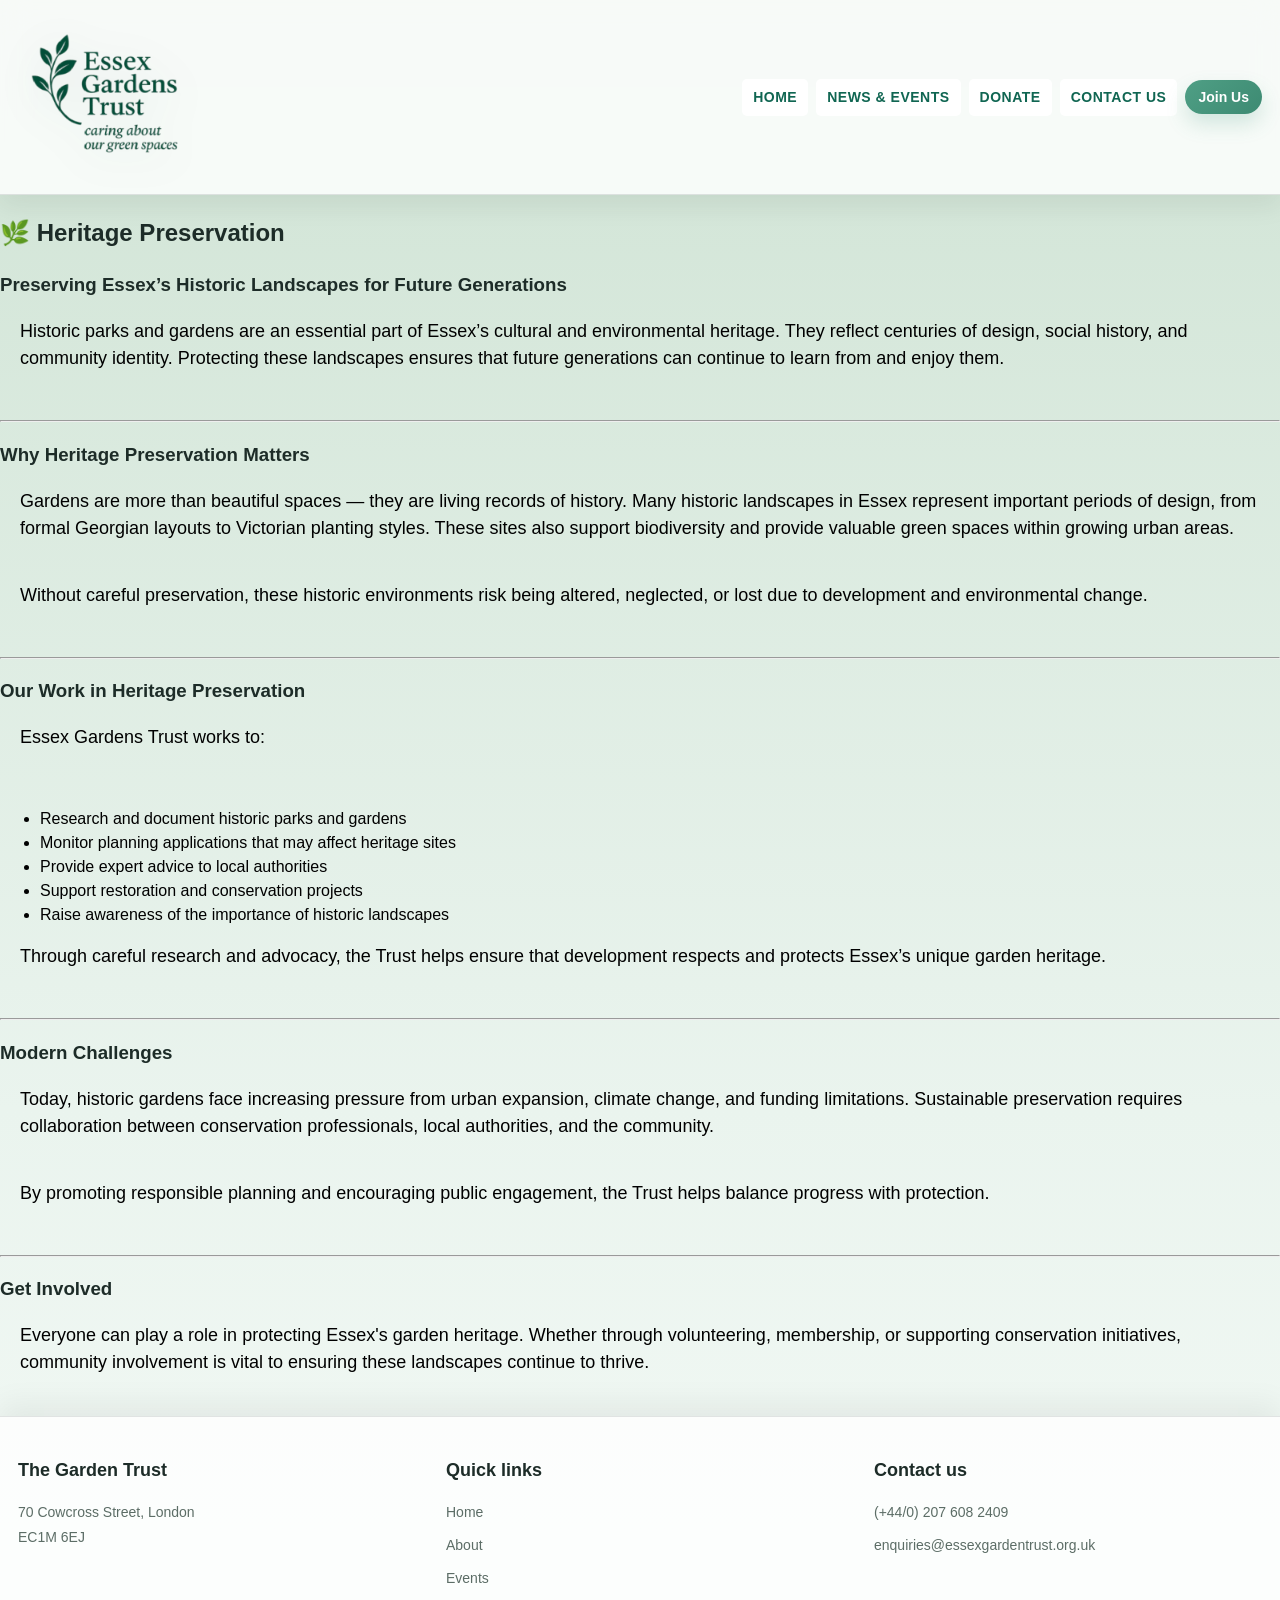
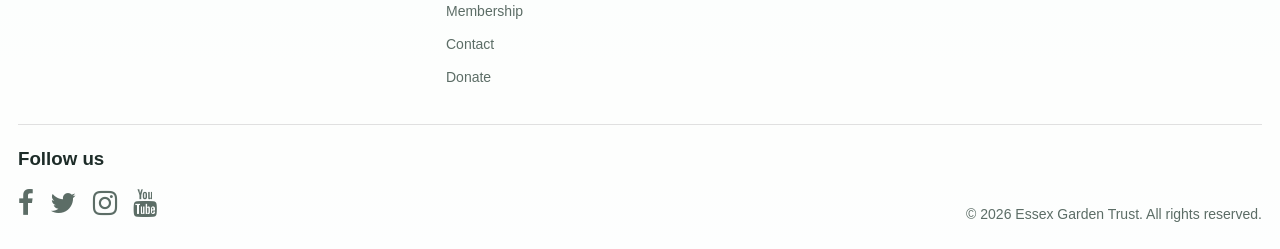
<file: heritage.html>
<!DOCTYPE html>
<html lang="en">
<head>
    <meta charset="UTF-8">
    <meta name="viewport" content="width=device-width, initial-scale=1.0">
    <title>Garden Space</title>
    <link rel="stylesheet" href="style.css">
    <link rel="stylesheet" href="https://cdnjs.cloudflare.com/ajax/libs/font-awesome/4.7.0/css/font-awesome.min.css">
    <script src=".js"></script>
</head>
<body class="membership-home">
    <header class="site-header">
        <div class="header-inner">
            <img src="Untitled-removebg-preview.png" alt="Essex Garden Trust" class="brand-mark">
            <nav class="top-nav" aria-label="Main navigation">
                <div class="droplist">
                    <a href="index.html" class="dropbtn">Home</a>
                    <div class="dropdown-menu">
                        <a href="conversation.html">Conversation</a>
                        <a href="whatwedo.html">What We Do</a>
                        <a href="education.html">Education</a>
                        <a href="research.html">Research</a>
                    </div>
                </div>
                <div class="droplist">
                    <a href="events.html" class="dropbtn">News & Events</a>
                    <div class="dropdown-menu">
                        <a href="events.html">Events</a>
                        <a href="news.html">News</a>
                    </div>
                </div>
                <div class="droplist">
                    <a href="donate.html" class="dropbtn">Donate</a>
                    <div class="dropdown-menu">
                    <a href="support.html">Corporate Support</a>
                    </div>
                </div>
                <div class="droplist">
                    <a href="contact.html" class="dropbtn">Contact Us</a>
                    <div class="dropdown-menu">
                        <a href="volunteer.html">Volunteer</a>
                    </div>
                </div>
                <button onclick="joinUs()" class="btn-join" a href="membership.html">Join Us</button>
            </nav>
        </div>
    </header>
    <h2>🌿 Heritage Preservation</h2>
    <h3 class="heritage-h3">Preserving Essex’s Historic Landscapes for Future Generations</h3>
    <p class="heritage-p">Historic parks and gardens are an essential part of Essex’s cultural and environmental heritage. They reflect centuries of design, social history, and community identity. Protecting these landscapes ensures that future generations can continue to learn from and enjoy them.</p>
    <hr>
    <h3 class="heritage-h3">Why Heritage Preservation Matters</h3>
    <p class="heritage-p">Gardens are more than beautiful spaces — they are living records of history. Many historic landscapes in Essex represent important periods of design, from formal Georgian layouts to Victorian planting styles. These sites also support biodiversity and provide valuable green spaces within growing urban areas.</p>
    <p class="heritage-p">Without careful preservation, these historic environments risk being altered, neglected, or lost due to development and environmental change.</p>
    <hr>
    <h3 class="heritage-h3">Our Work in Heritage Preservation</h3>
    <p class="heritage-p">Essex Gardens Trust works to:</p>
    <ul class="heritage-list">
        <li>Research and document historic parks and gardens</li>
        <li>Monitor planning applications that may affect heritage sites</li>
        <li>Provide expert advice to local authorities</li>
        <li>Support restoration and conservation projects</li>
        <li>Raise awareness of the importance of historic landscapes</li>
    </ul>
    <p class="heritage-p">Through careful research and advocacy, the Trust helps ensure that development respects and protects Essex’s unique garden heritage.</p>
    <hr>
    <h3 class="heritage-h3">Modern Challenges</h3>
    <p class="heritage-p">Today, historic gardens face increasing pressure from urban expansion, climate change, and funding limitations. Sustainable preservation requires collaboration between conservation professionals, local authorities, and the community.</p>
    <p class="heritage-p">By promoting responsible planning and encouraging public engagement, the Trust helps balance progress with protection.</p>
    <hr>
    <h3 class="heritage-h3">Get Involved</h3>
    <p class="heritage-p">Everyone can play a role in protecting Essex's garden heritage. Whether through volunteering, membership, or supporting conservation initiatives, community involvement is vital to ensuring these landscapes continue to thrive.</p>
     <section class="footer">
        <div class="box-container">
            <div class="box">
                <h3>The Garden Trust</h3>
                <p>70 Cowcross Street,
                    London
                    <br>EC1M 6EJ</p>
            </div>
            <div class="box">
                <h3>Quick links</h3>
                <a href="index.html">Home</a>
                <a href="about.html">About</a>
                <a href="events.html">Events</a>
                <a href="membership.html">Membership</a>
                <a href="contact.html">Contact</a>
                <a href="donate.html">Donate</a>
            </div>
            <div class="box">
                <h3>Contact us</h3>
                <p>(+44/0) 207 608 2409</p>
                <p>enquiries@essexgardentrust.org.uk</p>
            </div>
        </div>

        <div class="footer-bottom">
            <div class="box social">
                <h3>Follow us</h3>
                <a href="https://www.facebook.com/thegardenstrust" target="_blank"><i class="fa fa-facebook"></i></a>
                <a href="https://x.com/thegardenstrust" target="_blank"><i class="fa fa-twitter"></i></a>
                <a href="https://www.instagram.com/thegardenstrust/" target="_blank"><i class="fa fa-instagram"></i></a>
                <a href="https://www.youtube.com/channel/UCpClLRc6V0T062MCHS0TSSQ" target="_blank"><i class="fa fa-youtube"></i></a>
            </div>
            <p>&copy; 2026 Essex Garden Trust. All rights reserved.</p>
        </div>
    </section>
</body>
</html>
</file>
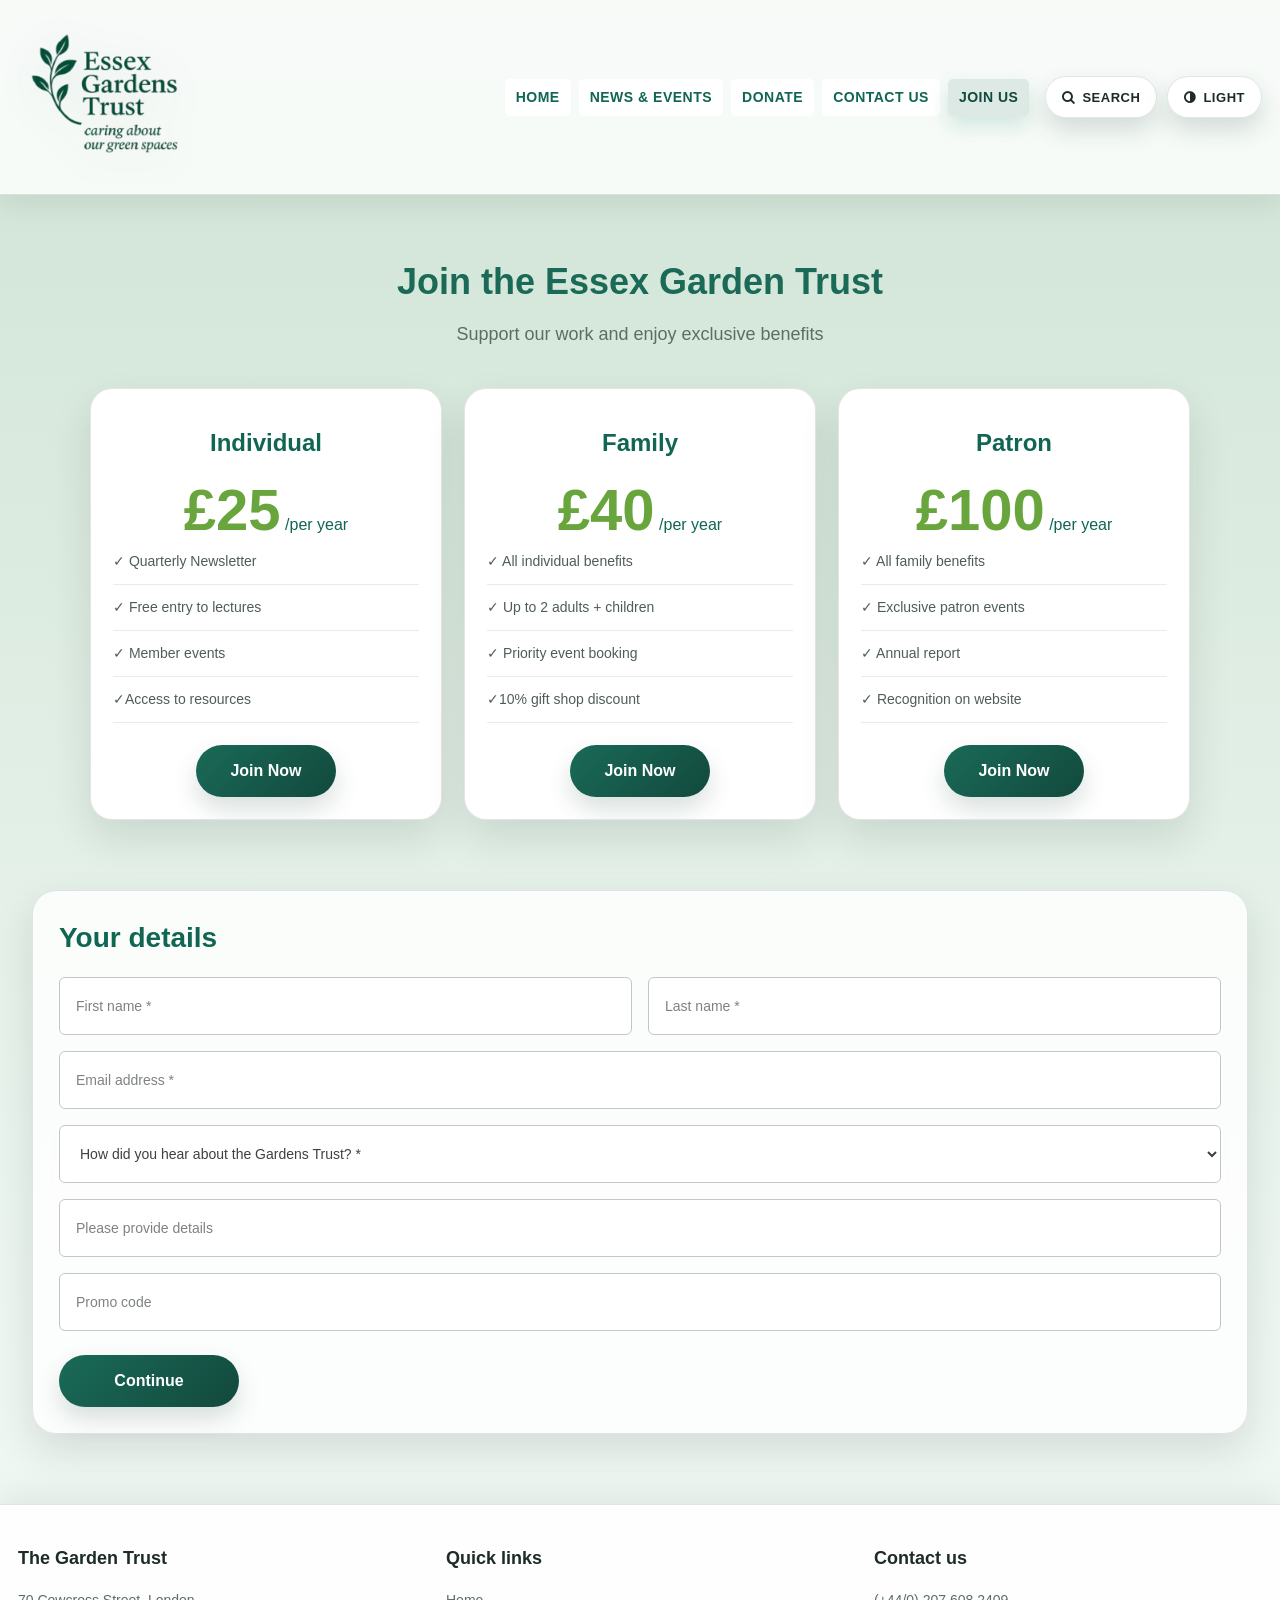
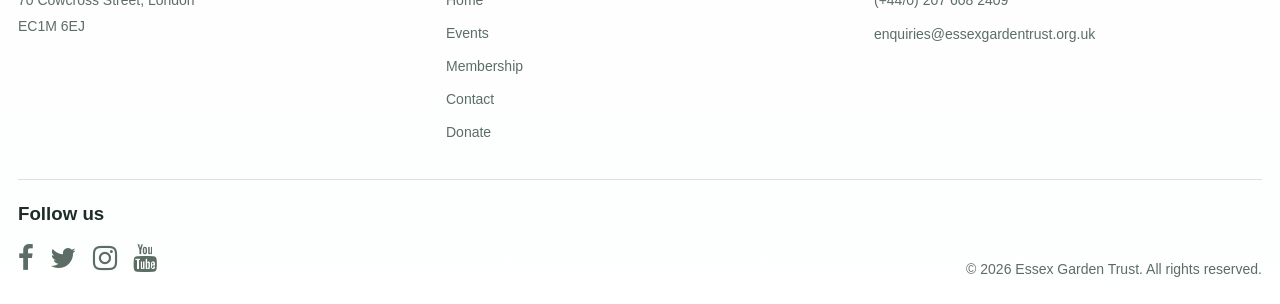
<file: membership.html>
<!DOCTYPE html>
<html lang="en">
<head>
    <meta charset="UTF-8">
    <meta name="viewport" content="width=device-width, initial-scale=1.0">
    <title>Membership | Essex Garden Trust</title>
    <link rel="stylesheet" href="style.css">
    <link rel="stylesheet" href="https://cdnjs.cloudflare.com/ajax/libs/font-awesome/4.7.0/css/font-awesome.min.css">
    <script src="script.js" defer></script>
</head>
<body class="membership-home">
    <!-- Site-wide header and primary navigation -->
    <header class="site-header">
        <div class="header-inner">
            <img src="Untitled-removebg-preview.png" alt="Essex Garden Trust" class="brand-mark">
            <nav class="top-nav" aria-label="Main navigation">
                <div class="droplist">
                    <a href="index.html" class="dropbtn">Home</a>
                    <div class="dropdown-menu">
                        <a href="conservation.html">Conservation</a>
                        <a href="whatwedo.html">What We Do</a>
                        <a href="education.html">Education</a>
                        <a href="research.html">Research</a>
                    </div>
                </div>
                <div class="droplist">
                    <a href="events.html" class="dropbtn">News & Events</a>
                    <div class="dropdown-menu">
                        <a href="events.html">Events</a>
                        <a href="news.html">News</a>
                    </div>
                </div>
                <div class="droplist">
                    <a href="donate.html" class="dropbtn">Donate</a>
                    <div class="dropdown-menu">
                    <a href="support.html">Corporate Support</a>
                    </div>
                </div>
                <div class="droplist">
                    <a href="contact.html" class="dropbtn">Contact Us</a>
                    <div class="dropdown-menu">
                        <a href="volunteer.html">Volunteer</a>
                    </div>
                </div>
                <a href="membership.html" class="btn-join">Join Us</a>
            </nav>
        </div>
    </header>

    <!-- Membership plans and pricing cards -->
    <section class="membership-section">
        <h2 class="membership-title">Join the Essex Garden Trust</h2>
        <p class="membership-description">Support our work and enjoy exclusive benefits</p>
        <div class="membership-option">
            <div class="membership-card">
                <h3 class="membership">Individual</h3>
                <p class="membership-price"><strong>£25</strong> /per year</p>
                <ul class="membership-include">
                    <li>✓ Quarterly Newsletter</li>
                    <hr>
                    <li>✓ Free entry to lectures</li>
                    <hr>
                    <li>✓ Member events</li>
                    <hr>
                    <li>✓Access to resources</li>
                </ul>
                <button class="membership-button" data-membership-plan="Individual" data-membership-price="25" onclick="location.href='membership.html#membership-form'">Join Now</button>
            </div>
            <div class="membership-card">
                <h3 class="membership">Family</h3>
                <p class="membership-price"><strong>£40</strong> /per year</p>
                <ul class="membership-include">
                    <li>✓ All individual benefits</li>
                    <hr>
                    <li>✓ Up to 2 adults + children</li>
                    <hr>
                    <li>✓ Priority event booking</li>
                    <hr>
                    <li>✓10% gift shop discount</li>
                </ul>
                <button class="membership-button1" data-membership-plan="Family" data-membership-price="40" onclick="location.href='membership.html#membership-form'">Join Now</button>
            </div>
            <div class="membership-card">
                <h3 class="membership">Patron</h3>
                <p class="membership-price"><strong>£100</strong> /per year</p>
                <ul class="membership-include">
                    <li>✓ All family benefits</li>
                    <hr>
                    <li>✓ Exclusive patron events</li>
                    <hr>
                    <li>✓ Annual report</li>
                    <hr>
                    <li>✓ Recognition on website</li>
                </ul>
                <button class="membership-button2" data-membership-plan="Patron" data-membership-price="100" onclick="location.href='membership.html#membership-form'">Join Now</button>
            </div>
        </div>
    </section>
    
    <!-- Membership form for joining details -->
    <section class="membership-form-section" id="membership-form">
        <div class="membership-form-card">
            <h2 class="membership-form-title">Your details</h2>
            <form class="membership-form" action="#" method="post" id="membershipJoinForm">
                <div class="membership-form-row">
                    <input type="text" class="membership-form-input" name="firstName" placeholder="First name *" required>
                    <input type="text" class="membership-form-input" name="lastName" placeholder="Last name *" required>
                </div>
                <input type="email" class="membership-form-input" name="email" placeholder="Email address *" required>
                <select class="membership-form-input" name="source" required>
                    <option value="" selected disabled>How did you hear about the Gardens Trust? *</option>
                    <option value="social">Social media</option>
                    <option value="event">Event</option>
                    <option value="friend">Friend or family</option>
                    <option value="search">Search engine</option>
                    <option value="other">Other</option>
                </select>
                <input type="text" class="membership-form-input" name="details" placeholder="Please provide details">
                <input type="text" class="membership-form-input" name="promoCode" placeholder="Promo code">
                <button type="submit" class="membership-form-submit">Continue</button>
            </form>
        </div>

        <div class="membership-payment-card" id="membership-payment" hidden>
            <h2 class="membership-form-title">Step 2: Pay Membership</h2>
            <p class="membership-payment-summary">
                Selected plan: <strong><span id="membershipSelectedPlan">Individual</span></strong><br>
                Annual fee: <strong>£<span id="membershipSelectedAmount">25</span></strong>
            </p>

            <div class="payment-methods" aria-label="Membership payment method">
                <p class="payment-methods-label">Payment method</p>
                <div class="payment-methods-options">
                    <button type="button" class="payment-method-btn active" data-membership-payment-method="paypal">PayPal</button>
                    <button type="button" class="payment-method-btn" data-membership-payment-method="stripe">Card</button>
                </div>
            </div>

            <button type="button" class="membership-form-submit" id="membershipPayNow">Pay Membership Fee</button>
            <p class="membership-payment-note">Frontend demo: this step simulates checkout for assignment purposes.</p>
        </div>
    </section>

    <div class="payment-demo-modal" id="membershipPaymentDemoModal" hidden>
        <div class="payment-demo-backdrop" data-membership-payment-demo-close></div>
        <div class="payment-demo-dialog" role="dialog" aria-modal="true" aria-labelledby="membershipPaymentDemoTitle">
            <h3 id="membershipPaymentDemoTitle">Membership Payment Demo</h3>
            <p class="payment-demo-text">This assignment uses a frontend-only membership checkout demo.</p>
            <p class="payment-demo-summary">
                Plan: <strong><span id="membershipPaymentDemoPlan">Individual</span></strong><br>
                Amount: <strong>£<span id="membershipPaymentDemoAmount">25</span></strong><br>
                Method: <strong><span id="membershipPaymentDemoMethod">PayPal</span></strong>
            </p>
            <div class="payment-demo-actions">
                <button type="button" class="freq-btn" data-membership-payment-demo-close>Cancel</button>
                <button type="button" class="donate-btn" id="membershipPaymentDemoConfirm">Confirm Demo Payment</button>
            </div>
        </div>
    </div>

    <!-- Site footer with contact details, quick links, and social media -->
    <section class="footer">
        <div class="box-container">
            <div class="box">
                <h3>The Garden Trust</h3>
                <p>70 Cowcross Street,
                    London
                    <br>EC1M 6EJ</p>
            </div>
            <div class="box">
                <h3>Quick links</h3>
                <a href="index.html">Home</a>
                <a href="events.html">Events</a>
                <a href="membership.html">Membership</a>
                <a href="contact.html">Contact</a>
                <a href="donate.html">Donate</a>
            </div>
            <div class="box">
                <h3>Contact us</h3>
                <p>(+44/0) 207 608 2409</p>
                <p>enquiries@essexgardentrust.org.uk</p>
            </div>
        </div>

        <div class="footer-bottom">
            <div class="box social">
                <h3>Follow us</h3>
                <a href="https://www.facebook.com/thegardenstrust" target="_blank"><i class="fa fa-facebook"></i></a>
                <a href="https://x.com/thegardenstrust" target="_blank"><i class="fa fa-twitter"></i></a>
                <a href="https://www.instagram.com/thegardenstrust/" target="_blank"><i class="fa fa-instagram"></i></a>
                <a href="https://www.youtube.com/channel/UCpClLRc6V0T062MCHS0TSSQ" target="_blank"><i class="fa fa-youtube"></i></a>
            </div>
            <p>&copy; 2026 Essex Garden Trust. All rights reserved.</p>
        </div>
    </section>
</body>
</html>
</file>
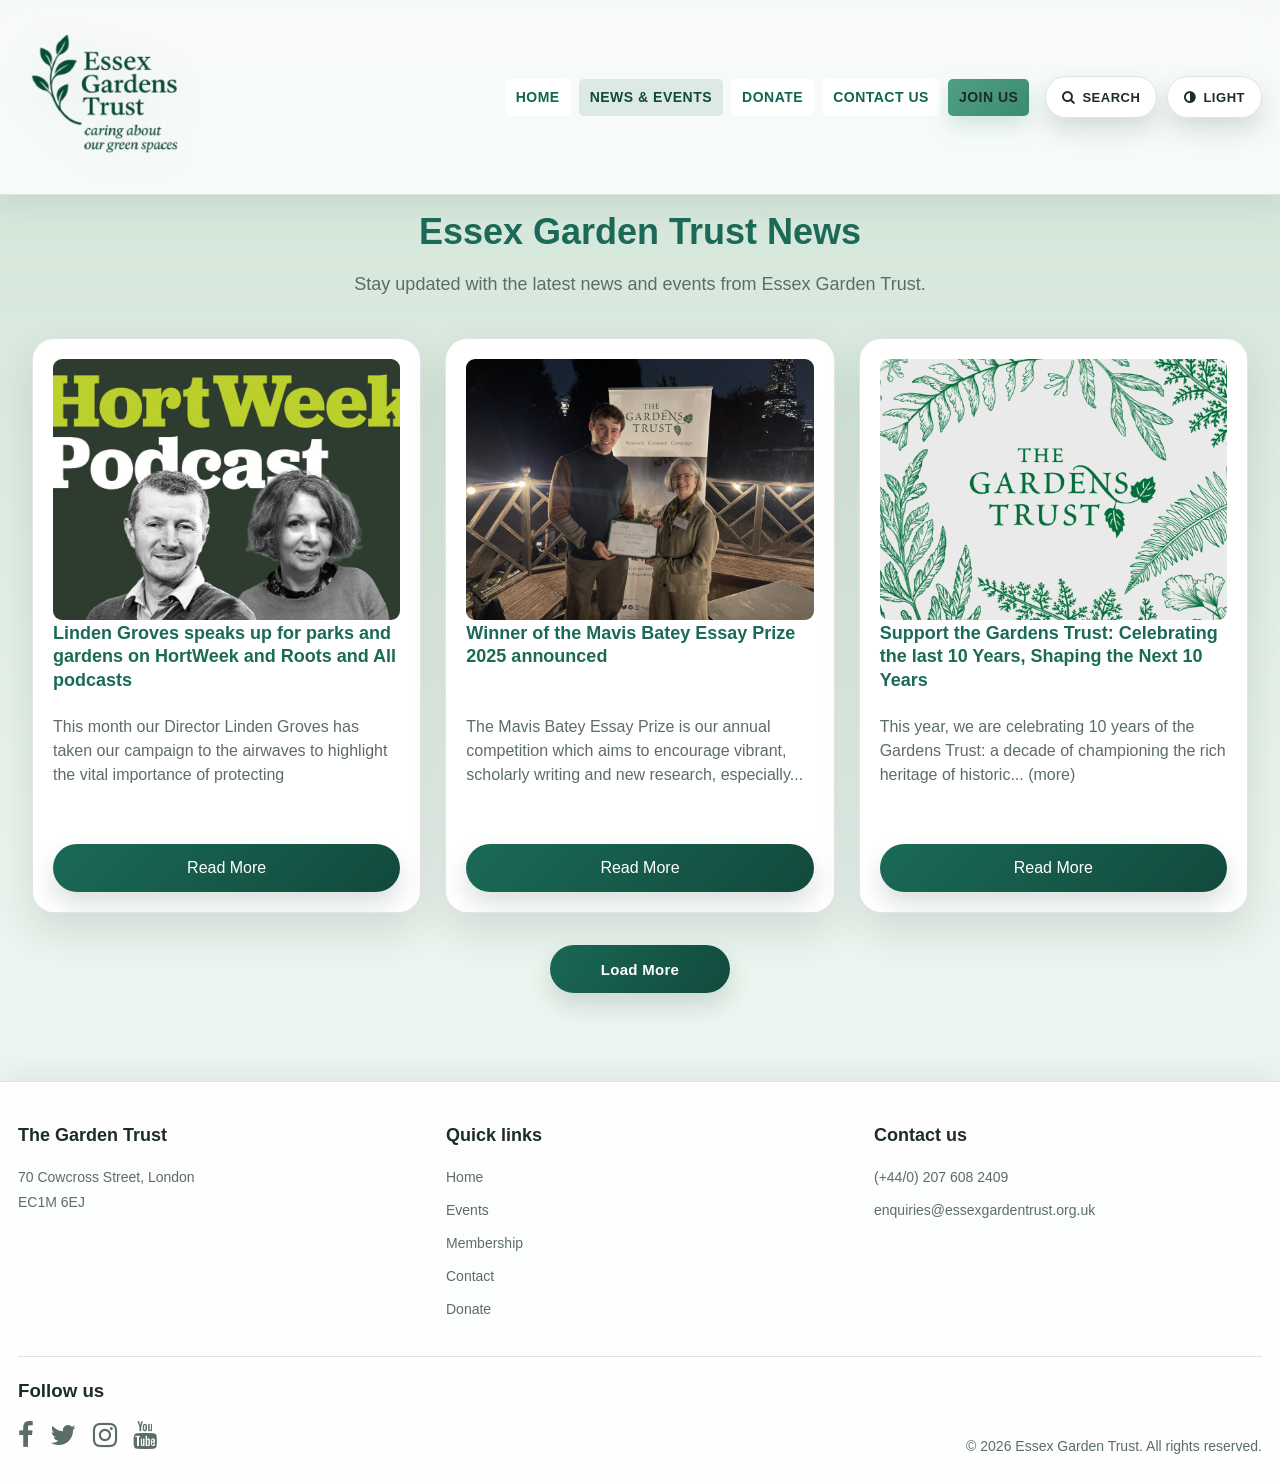
<file: news.html>
<!DOCTYPE html>
<html lang="en">
<head>
    <meta charset="UTF-8">
    <meta name="viewport" content="width=device-width, initial-scale=1.0">
    <title>News | Essex Garden Trust</title>
    <link rel="stylesheet" href="style.css">
    <link rel="stylesheet" href="https://cdnjs.cloudflare.com/ajax/libs/font-awesome/4.7.0/css/font-awesome.min.css">
    <script src="script.js" defer></script>
</head>
<body class="membership-home">
    <!-- Site-wide header and primary navigation -->
    <header class="site-header">
        <div class="header-inner">
            <img src="Untitled-removebg-preview.png" alt="Essex Garden Trust" class="brand-mark">
            <nav class="top-nav" aria-label="Main navigation">
                <div class="droplist">
                    <a href="index.html" class="dropbtn">Home</a>
                    <div class="dropdown-menu">
                        <a href="conservation.html">Conservation</a>
                        <a href="whatwedo.html">What We Do</a>
                        <a href="education.html">Education</a>
                        <a href="research.html">Research</a>
                    </div>
                </div>
                <div class="droplist">
                    <a href="events.html" class="dropbtn">News & Events</a>
                    <div class="dropdown-menu">
                        <a href="events.html">Events</a>
                        <a href="news.html">News</a>
                    </div>
                </div>
                <div class="droplist">
                    <a href="donate.html" class="dropbtn">Donate</a>
                    <div class="dropdown-menu">
                    <a href="support.html">Corporate Support</a>
                    </div>
                </div>
                <div class="droplist">
                    <a href="contact.html" class="dropbtn">Contact Us</a>
                    <div class="dropdown-menu">
                        <a href="volunteer.html">Volunteer</a>
                    </div>
                </div>
                <a href="membership.html" class="btn-join">Join Us</a>
            </nav>
        </div>
    </header>

    <!-- Main news content and article listings -->
<main>
    <!-- News feed with featured cards and load-more entries -->
    <div class="container-news" data-news-section>
        <div class="container-header">
            <h1 class="news-title">Essex Garden Trust News</h1>
            <p class="news-subtitle">Stay updated with the latest news and events from Essex Garden Trust.</p>
        </div>

        <div class="news-grid news-grid--top">
            <article class="news-card">
                <img src="images/Hw-Podcast-artboard-07.07.25-Recovered1200x800px-HW-Podcast-1024x683.jpg" alt="Hort Week Podcast">
                <h3>Linden Groves speaks up for parks and gardens on HortWeek and Roots and All podcasts</h3>
                <p class="news-texts">This month our Director Linden Groves has taken our campaign to the airwaves to highlight the vital importance of protecting</p>
                <a class="btn-news" href="https://thegardenstrust.org/linden-groves-speaks-up-for-parks-and-gardens-on-hortweek-and-roots-and-all-podcasts/" target="_blank" rel="noopener noreferrer">Read More</a>
            </article>

            <article class="news-card">
                <img src="images/20251002_182318106_iOS-1024x768.jpg" alt="Winner of the Mavis Batey Essay Prize 2025">
                <h3>Winner of the Mavis Batey Essay Prize 2025 announced</h3>
                <p class="news-texts">The Mavis Batey Essay Prize is our annual competition which aims to encourage vibrant, scholarly writing and new research, especially...</p>
                <a class="btn-news" href="https://thegardenstrust.org/winner-of-the-mavis-batey-essay-prize-2025/" target="_blank" rel="noopener noreferrer">Read More</a>
            </article>

            <article class="news-card">
                <img src="images/gardens-trust-fallback-image-1-1024x755.jpg" alt="Support the Gardens Trust">
                <h3>Support the Gardens Trust: Celebrating the last 10 Years, Shaping the Next 10 Years</h3>
                <p class="news-texts">This year, we are celebrating 10 years of the Gardens Trust: a decade of championing the rich heritage of historic... (more)</p>
                <a class="btn-news" href="https://thegardenstrust.org/support-the-gardens-trust-celebrating-the-last-10-years-shaping-the-next-10-years/" target="_blank" rel="noopener noreferrer">Read More</a>
            </article>
        </div>

        <div class="news-load-more-wrap">
            <button type="button" class="news-load-more" data-news-load-more>Load More</button>
        </div>

        <div class="news-grid news-grid--more">
            <article class="news-card">
                <img src="images/John-speech-1024x768.jpg" alt="John Speech">
                <h3>Gardens Trust launches report into the role of historic parks and gardens in the 21st century</h3>
                <p class="news-texts">We were delighted to welcome distinguished guests from organisations ranging from government departments to fellow charities to launch our report... (more)</p>
                <a class="btn-news" href="https://thegardenstrust.org/gardens-trust-launches-report-21st-century-gardens/" target="_blank" rel="noopener noreferrer">Read More</a>
            </article>

            <article class="news-card">
                <img src="images/20250709_142008-e1752509400849-1024x502.jpg" alt="Winners of 2025 Volunteer Awards">
                <h3>Winners of 2025 Volunteer Awards announced</h3>
                <p class="news-texts">Fitting for the Gardens Trust’s 10th anniversary year, 2025 has seen an extraordinary clutch of nominations for the Volunteer Award.... (more)</p>
                <a class="btn-news" href="https://thegardenstrust.org/announcing-the-winners-of-our-2025-volunteer-awards/" target="_blank" rel="noopener noreferrer">Read More</a>
            </article>

            <article class="news-card">
                <img src="images/HBPG-2025--1024x362.png" alt="HBPG 2025">
                <h3>Join Us at the 2025 Historic Buildings, Parks & Gardens Event</h3>
                <p class="news-texts">We are pleased to share that the Gardens Trust will again be exhibiting at the annual Historic Buildings, Parks & Gardens Event... (more)</p>
                <a class="btn-news" href="https://thegardenstrust.org/2025-hbpg-event/" target="_blank" rel="noopener noreferrer">Read More</a>
            </article>

            <article class="news-card">
                <img src="images/bee.jpg" alt="Be the next Treasurer of the Gardens Trust">
                <h3>Be the next Treasurer of the Gardens Trust and help protect the nation’s parks and gardens</h3>
                <p class="news-texts">The Gardens Trust is looking to appoint a new Treasurer and would love it to be you! Our new Treasurer... (more)</p>
                <a class="btn-news" href="https://thegardenstrust.org/be-the-next-treasurer/" target="_blank" rel="noopener noreferrer">Read More</a>
            </article>

            <article class="news-card">
                <img src="images/Gardens-Trust-Unforgettable-Gardens-Blaise-200x400lo-res-1024x446.jpg" alt="Overwhelming support for the Gardens Trust statutory consultee role">
                <h3>Overwhelming support for the Gardens Trust’s statutory consultee role</h3>
                <p class="news-texts">The Gardens Trust is cheered by the incredible show of support for its role in the English planning system during... (more)</p>
                <a class="btn-news" href="https://thegardenstrust.org/stat-con-support/" target="_blank" rel="noopener noreferrer">Read More</a>
            </article>

            <article class="news-card">
                <img src="images/Grafton-Park-Milton-Keynes-e1773075137334.jpg" alt="Grafton Park, Milton Keynes">
                <h3>Call for Papers and Participation for a Conference on New Towns</h3>
                <p class="news-texts">The Gardens Trust is launching a Call for Papers and Participation for a conference on New Towns: Learning from the Past, Planning for the Future... (more)</p>
                <a class="btn-news" href="https://thegardenstrust.org/call-for-papers-and-participation-for-a-conference-on-new-towns/" target="_blank" rel="noopener noreferrer">Read More</a>
            </article>
        </div>
    </div>
</main>

    <!-- Site footer with contact details, quick links, and social media -->
    <section class="footer">
        <div class="box-container">
            <div class="box">
                <h3>The Garden Trust</h3>
                <p>70 Cowcross Street,
                    London
                    <br>EC1M 6EJ</p>
            </div>
            <div class="box">
                <h3>Quick links</h3>
                <a href="index.html">Home</a>
                <a href="events.html">Events</a>
                <a href="membership.html">Membership</a>
                <a href="contact.html">Contact</a>
                <a href="donate.html">Donate</a>
            </div>
            <div class="box">
                <h3>Contact us</h3>
                <p>(+44/0) 207 608 2409</p>
                <p>enquiries@essexgardentrust.org.uk</p>
            </div>
        </div>

        <div class="footer-bottom">
            <div class="box social">
                <h3>Follow us</h3>
                <a href="https://www.facebook.com/thegardenstrust" target="_blank"><i class="fa fa-facebook"></i></a>
                <a href="https://x.com/thegardenstrust" target="_blank"><i class="fa fa-twitter"></i></a>
                <a href="https://www.instagram.com/thegardenstrust/" target="_blank"><i class="fa fa-instagram"></i></a>
                <a href="https://www.youtube.com/channel/UCpClLRc6V0T062MCHS0TSSQ" target="_blank"><i class="fa fa-youtube"></i></a>
            </div>
            <p>&copy; 2026 Essex Garden Trust. All rights reserved.</p>
        </div>
    </section>
</body>
</html>
</file>
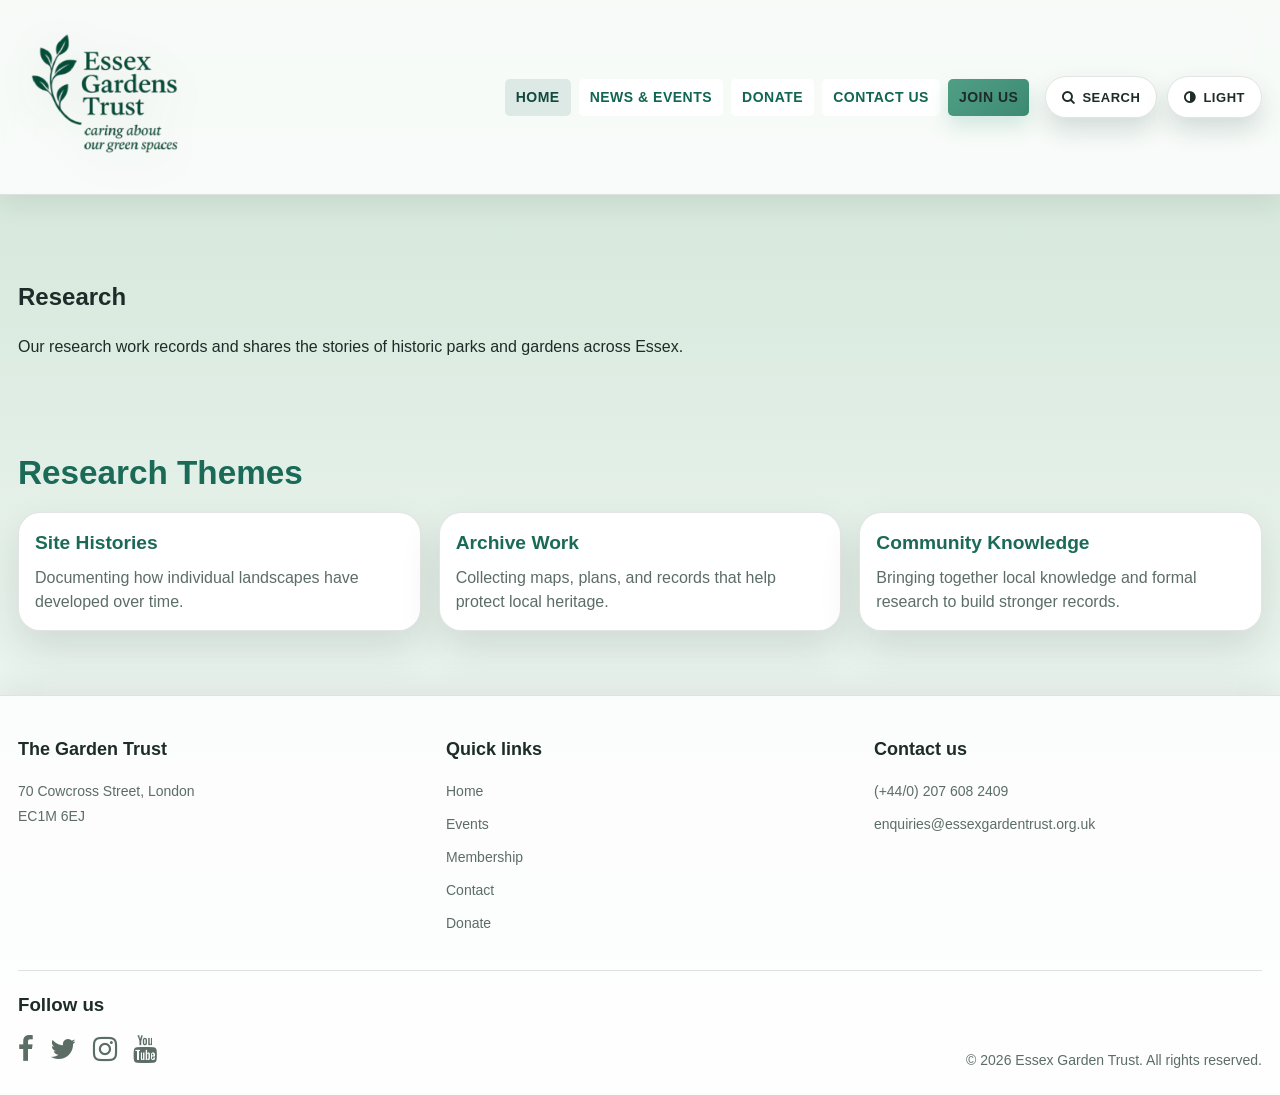
<file: research.html>
<!DOCTYPE html>
<html lang="en">
<head>
    <meta charset="UTF-8">
    <meta name="viewport" content="width=device-width, initial-scale=1.0">
    <title>Research | Essex Garden Trust</title>
    <link rel="stylesheet" href="style.css">
    <link rel="stylesheet" href="https://cdnjs.cloudflare.com/ajax/libs/font-awesome/4.7.0/css/font-awesome.min.css">
    <script src="script.js" defer></script>
</head>
<body class="membership-home">
    <!-- Site-wide header and primary navigation -->
    <header class="site-header">
        <div class="header-inner">
            <img src="Untitled-removebg-preview.png" alt="Essex Garden Trust" class="brand-mark">
            <nav class="top-nav" aria-label="Main navigation">
                <div class="droplist">
                    <a href="index.html" class="dropbtn">Home</a>
                    <div class="dropdown-menu">
                        <a href="conservation.html">Conservation</a>
                        <a href="whatwedo.html">What We Do</a>
                        <a href="education.html">Education</a>
                        <a href="research.html">Research</a>
                    </div>
                </div>
                <div class="droplist">
                    <a href="events.html" class="dropbtn">News & Events</a>
                    <div class="dropdown-menu">
                        <a href="events.html">Events</a>
                        <a href="news.html">News</a>
                    </div>
                </div>
                <div class="droplist">
                    <a href="donate.html" class="dropbtn">Donate</a>
                    <div class="dropdown-menu">
                        <a href="support.html">Corporate Support</a>
                    </div>
                </div>
                <div class="droplist">
                    <a href="contact.html" class="dropbtn">Contact Us</a>
                    <div class="dropdown-menu">
                        <a href="volunteer.html">Volunteer</a>
                    </div>
                </div>
                <a href="membership.html" class="btn-join">Join Us</a>
            </nav>
        </div>
    </header>

    <!-- Main research content -->
    <main>
        <!-- Research overview -->
        <section class="section">
            <h1>Research</h1>
            <p>Our research work records and shares the stories of historic parks and gardens across Essex.</p>
        </section>

        <!-- Research themes in card format -->
        <section class="section cards">
            <h2>Research Themes</h2>
            <div class="card-grid">
                <article class="card">
                    <div class="card-body">
                        <h3>Site Histories</h3>
                        <p>Documenting how individual landscapes have developed over time.</p>
                    </div>
                </article>
                <article class="card">
                    <div class="card-body">
                        <h3>Archive Work</h3>
                        <p>Collecting maps, plans, and records that help protect local heritage.</p>
                    </div>
                </article>
                <article class="card">
                    <div class="card-body">
                        <h3>Community Knowledge</h3>
                        <p>Bringing together local knowledge and formal research to build stronger records.</p>
                    </div>
                </article>
            </div>
        </section>
    </main>

    <!-- Site footer with contact details, quick links, and social media -->
    <section class="footer">
        <div class="box-container">
            <div class="box">
                <h3>The Garden Trust</h3>
                <p>70 Cowcross Street,
                    London
                    <br>EC1M 6EJ</p>
            </div>
            <div class="box">
                <h3>Quick links</h3>
                <a href="index.html">Home</a>
                <a href="events.html">Events</a>
                <a href="membership.html">Membership</a>
                <a href="contact.html">Contact</a>
                <a href="donate.html">Donate</a>
            </div>
            <div class="box">
                <h3>Contact us</h3>
                <p>(+44/0) 207 608 2409</p>
                <p>enquiries@essexgardentrust.org.uk</p>
            </div>
        </div>

        <div class="footer-bottom">
            <div class="box social">
                <h3>Follow us</h3>
                <a href="https://www.facebook.com/thegardenstrust" target="_blank"><i class="fa fa-facebook"></i></a>
                <a href="https://x.com/thegardenstrust" target="_blank"><i class="fa fa-twitter"></i></a>
                <a href="https://www.instagram.com/thegardenstrust/" target="_blank"><i class="fa fa-instagram"></i></a>
                <a href="https://www.youtube.com/channel/UCpClLRc6V0T062MCHS0TSSQ" target="_blank"><i class="fa fa-youtube"></i></a>
            </div>
            <p>&copy; 2026 Essex Garden Trust. All rights reserved.</p>
        </div>
    </section>
</body>
</html>
</file>
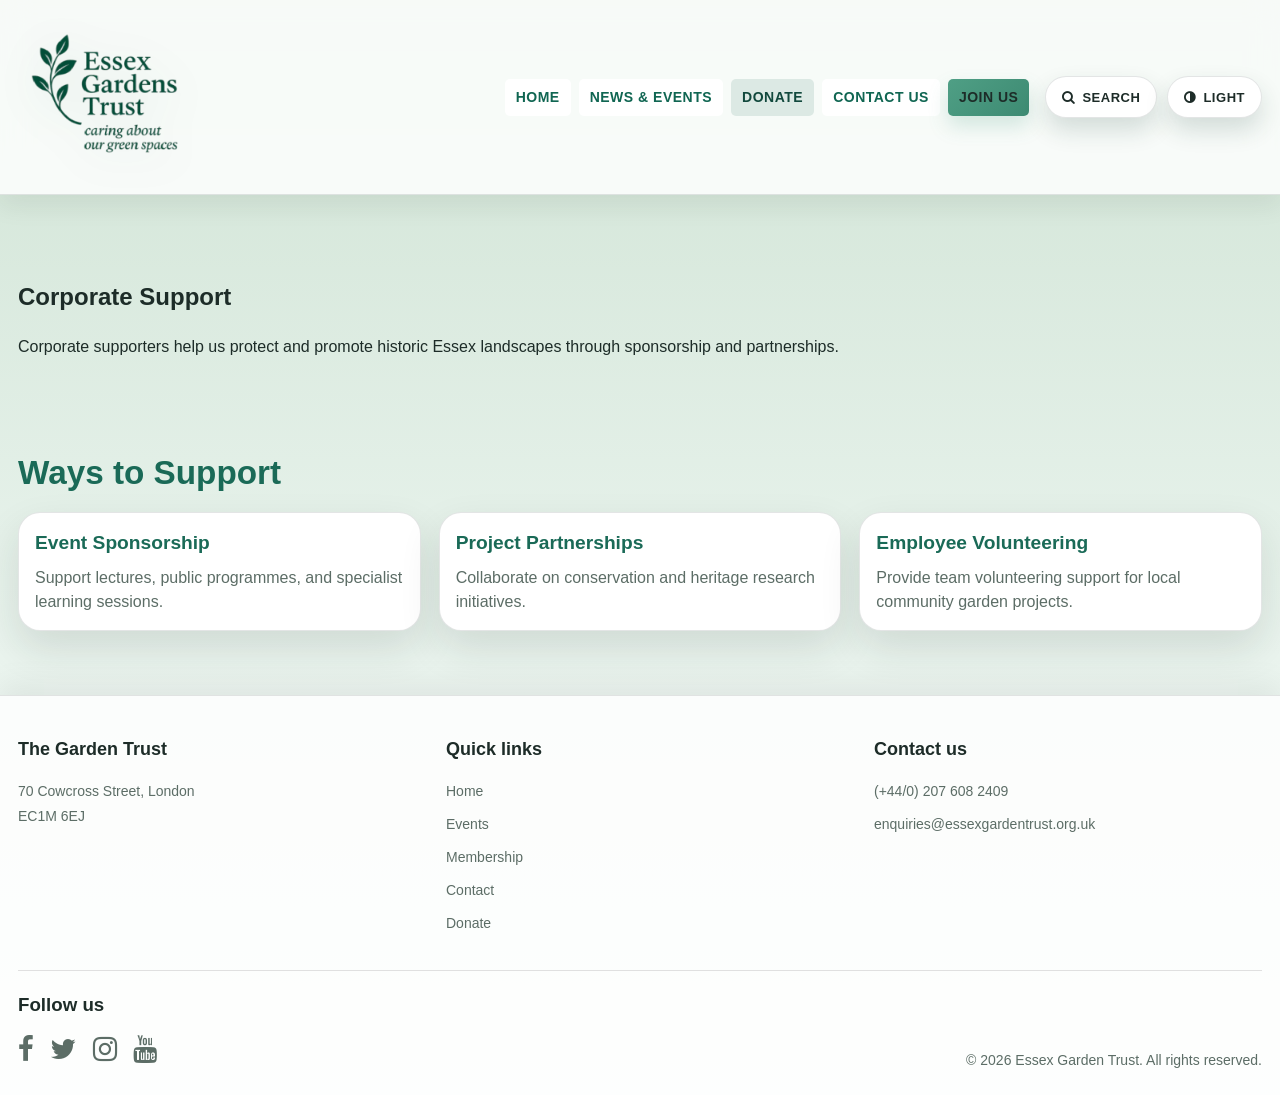
<file: support.html>
<!DOCTYPE html>
<html lang="en">
<head>
    <meta charset="UTF-8">
    <meta name="viewport" content="width=device-width, initial-scale=1.0">
    <title>Corporate Support | Essex Garden Trust</title>
    <link rel="stylesheet" href="style.css">
    <link rel="stylesheet" href="https://cdnjs.cloudflare.com/ajax/libs/font-awesome/4.7.0/css/font-awesome.min.css">
    <script src="script.js" defer></script>
</head>
<body class="membership-home">
    <!-- Site-wide header and primary navigation -->
    <header class="site-header">
        <div class="header-inner">
            <img src="Untitled-removebg-preview.png" alt="Essex Garden Trust" class="brand-mark">
            <nav class="top-nav" aria-label="Main navigation">
                <div class="droplist">
                    <a href="index.html" class="dropbtn">Home</a>
                    <div class="dropdown-menu">
                        <a href="conservation.html">Conservation</a>
                        <a href="whatwedo.html">What We Do</a>
                        <a href="education.html">Education</a>
                        <a href="research.html">Research</a>
                    </div>
                </div>
                <div class="droplist">
                    <a href="events.html" class="dropbtn">News & Events</a>
                    <div class="dropdown-menu">
                        <a href="events.html">Events</a>
                        <a href="news.html">News</a>
                    </div>
                </div>
                <div class="droplist">
                    <a href="donate.html" class="dropbtn">Donate</a>
                    <div class="dropdown-menu">
                        <a href="support.html">Corporate Support</a>
                    </div>
                </div>
                <div class="droplist">
                    <a href="contact.html" class="dropbtn">Contact Us</a>
                    <div class="dropdown-menu">
                        <a href="volunteer.html">Volunteer</a>
                    </div>
                </div>
                <a href="membership.html" class="btn-join">Join Us</a>
            </nav>
        </div>
    </header>

    <!-- Main corporate support content -->
    <main>
        <!-- Corporate support overview -->
        <section class="section">
            <h1>Corporate Support</h1>
            <p>Corporate supporters help us protect and promote historic Essex landscapes through sponsorship and partnerships.</p>
        </section>

        <!-- Corporate support options in card format -->
        <section class="section cards">
            <h2>Ways to Support</h2>
            <div class="card-grid">
                <article class="card">
                    <div class="card-body">
                        <h3>Event Sponsorship</h3>
                        <p>Support lectures, public programmes, and specialist learning sessions.</p>
                    </div>
                </article>
                <article class="card">
                    <div class="card-body">
                        <h3>Project Partnerships</h3>
                        <p>Collaborate on conservation and heritage research initiatives.</p>
                    </div>
                </article>
                <article class="card">
                    <div class="card-body">
                        <h3>Employee Volunteering</h3>
                        <p>Provide team volunteering support for local community garden projects.</p>
                    </div>
                </article>
            </div>
        </section>
    </main>

    <!-- Site footer with contact details, quick links, and social media -->
    <section class="footer">
        <div class="box-container">
            <div class="box">
                <h3>The Garden Trust</h3>
                <p>70 Cowcross Street,
                    London
                    <br>EC1M 6EJ</p>
            </div>
            <div class="box">
                <h3>Quick links</h3>
                <a href="index.html">Home</a>
                <a href="events.html">Events</a>
                <a href="membership.html">Membership</a>
                <a href="contact.html">Contact</a>
                <a href="donate.html">Donate</a>
            </div>
            <div class="box">
                <h3>Contact us</h3>
                <p>(+44/0) 207 608 2409</p>
                <p>enquiries@essexgardentrust.org.uk</p>
            </div>
        </div>

        <div class="footer-bottom">
            <div class="box social">
                <h3>Follow us</h3>
                <a href="https://www.facebook.com/thegardenstrust" target="_blank"><i class="fa fa-facebook"></i></a>
                <a href="https://x.com/thegardenstrust" target="_blank"><i class="fa fa-twitter"></i></a>
                <a href="https://www.instagram.com/thegardenstrust/" target="_blank"><i class="fa fa-instagram"></i></a>
                <a href="https://www.youtube.com/channel/UCpClLRc6V0T062MCHS0TSSQ" target="_blank"><i class="fa fa-youtube"></i></a>
            </div>
            <p>&copy; 2026 Essex Garden Trust. All rights reserved.</p>
        </div>
    </section>
</body>
</html>
</file>
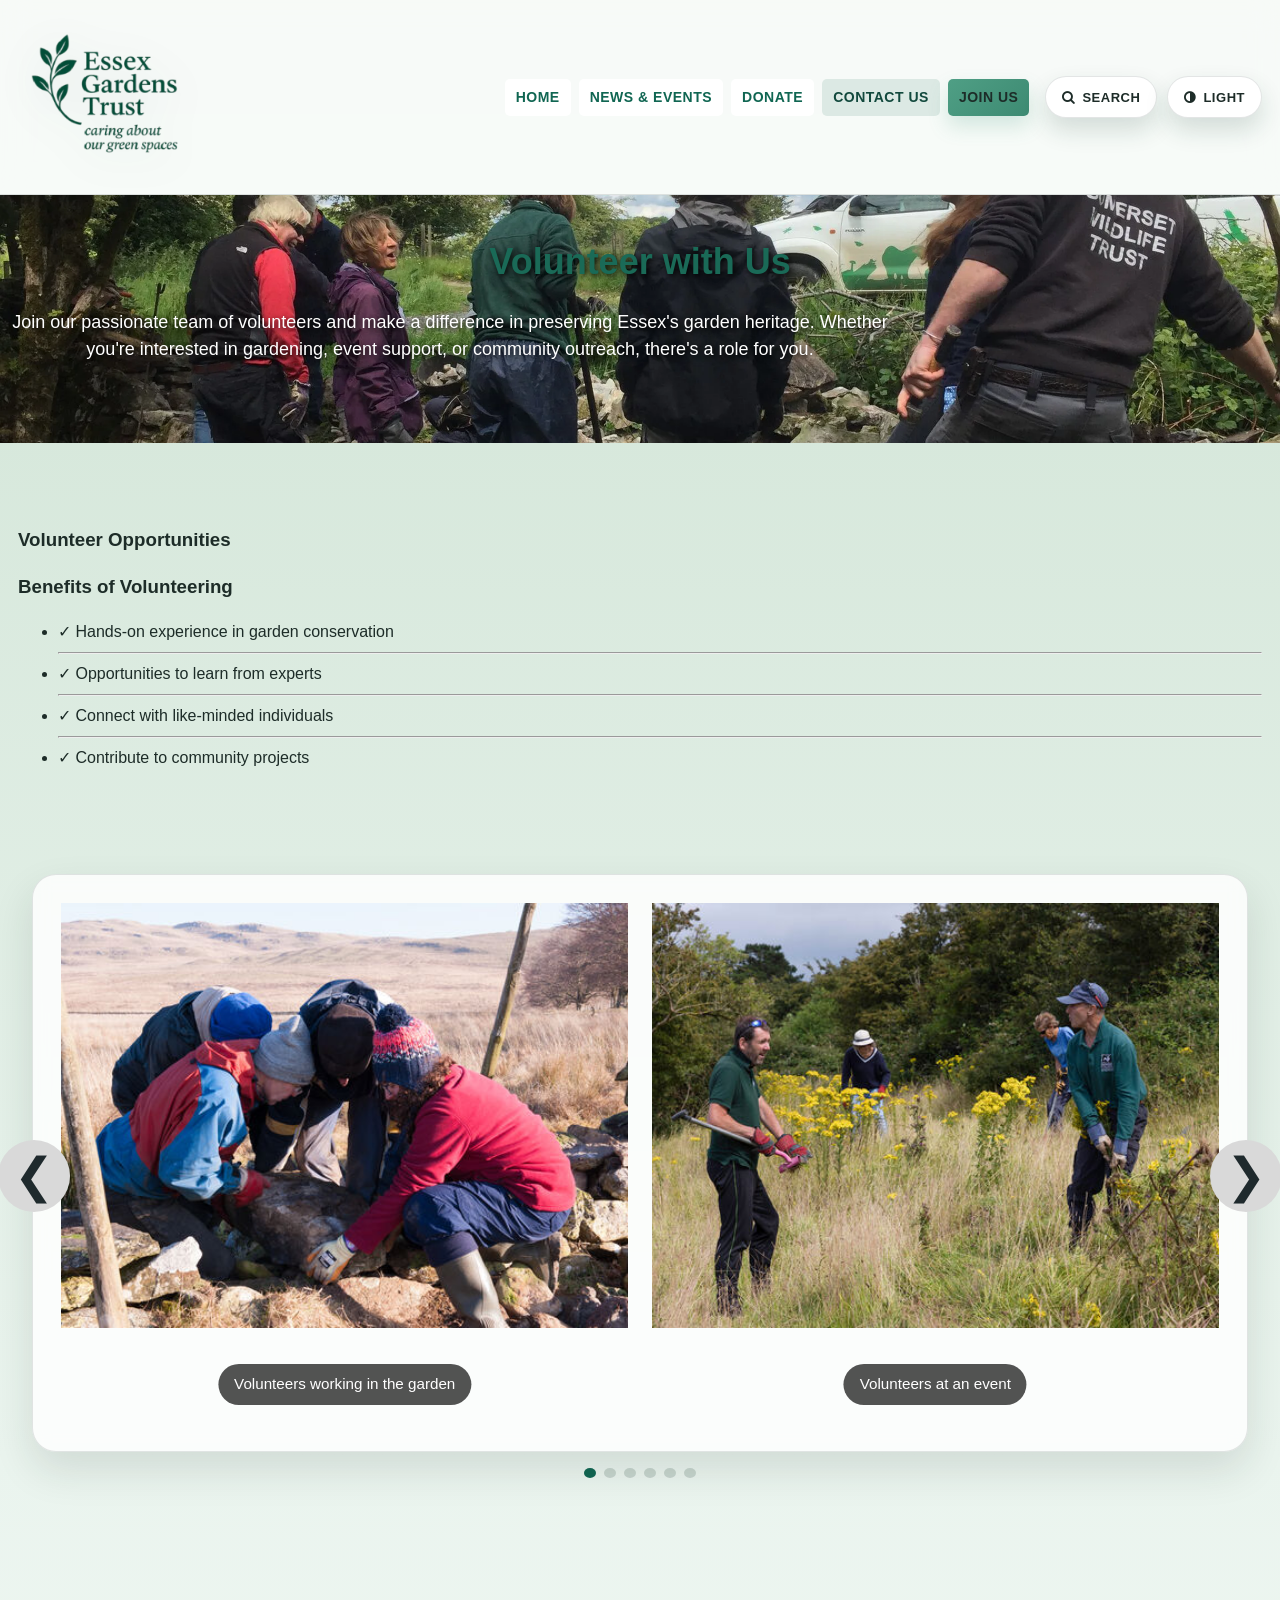
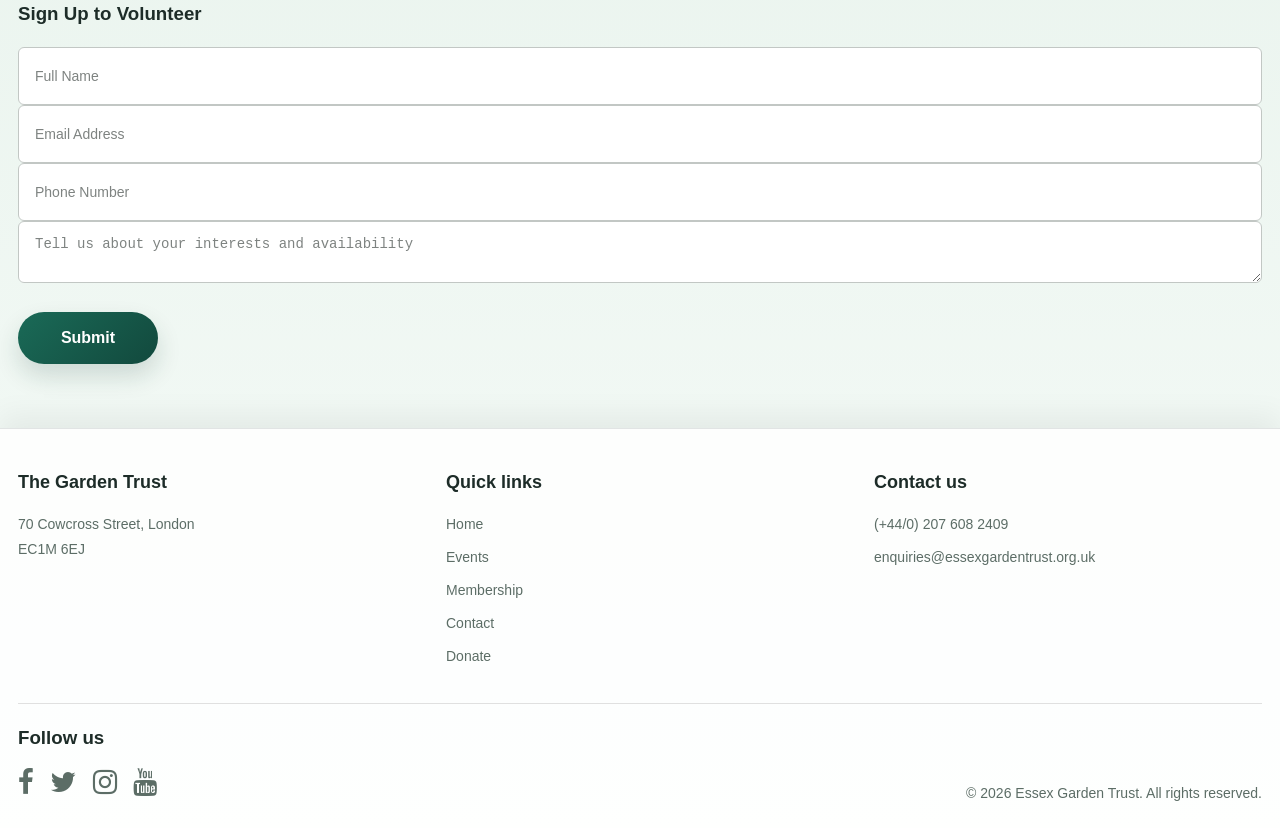
<file: volunteer.html>
<!DOCTYPE html>
<html lang="en">
<head>
    <meta charset="UTF-8">
    <meta name="viewport" content="width=device-width, initial-scale=1.0">
    <title>Volunteer | Essex Garden Trust</title>
    <link rel="stylesheet" href="style.css?v=20260412-1">
    <link rel="stylesheet" href="https://cdnjs.cloudflare.com/ajax/libs/font-awesome/4.7.0/css/font-awesome.min.css">
    <script src="script.js?v=20260412-1" defer></script>
</head>
<body class="membership-home">
    <!-- Site-wide header and primary navigation -->
    <header class="site-header">
        <div class="header-inner">
            <img src="Untitled-removebg-preview.png" alt="Essex Garden Trust" class="brand-mark">
            <nav class="top-nav" aria-label="Main navigation">
                <div class="droplist">
                    <a href="index.html" class="dropbtn">Home</a>
                    <div class="dropdown-menu">
                        <a href="conservation.html">Conservation</a>
                        <a href="whatwedo.html">What We Do</a>
                        <a href="education.html">Education</a>
                        <a href="research.html">Research</a>
                    </div>
                </div>
                <div class="droplist">
                    <a href="events.html" class="dropbtn">News & Events</a>
                    <div class="dropdown-menu">
                        <a href="events.html">Events</a>
                        <a href="news.html">News</a>
                    </div>
                </div>
                <div class="droplist">
                    <a href="donate.html" class="dropbtn">Donate</a>
                    <div class="dropdown-menu">
                    <a href="support.html">Corporate Support</a>
                    </div>
                </div>
                <div class="droplist">
                    <a href="contact.html" class="dropbtn">Contact Us</a>
                    <div class="dropdown-menu">
                        <a href="volunteer.html">Volunteer</a>
                    </div>
                </div>
                <a href="membership.html" class="btn-join">Join Us</a>
            </nav>
        </div>
    </header>

    <!-- Main volunteer content -->
<main>
    <!-- Volunteer hero section -->
    <section class="volunteering-section">
        <h2 class="volunteering-title">Volunteer with Us</h2>
        <p class="volunteering-description">Join our passionate team of volunteers and make a difference in preserving Essex's garden heritage. Whether you're interested in gardening, event support, or community outreach, there's a role for you.</p>
    </section>
    <!-- Volunteer opportunities and benefits -->
    <section class="volunteering-opportunities">
        <h3 class="opportunities-title">Volunteer Opportunities</h3>
        <div class="volunteering-benefits">
            <h3 class="benefits-volunteering">Benefits of Volunteering</h3>
            <ul class="benefits-list">
                <li>✓ Hands-on experience in garden conservation</li>
                <hr>
                <li>✓ Opportunities to learn from experts</li>
                <hr>
                <li>✓ Connect with like-minded individuals</li>
                <hr>
                <li>✓ Contribute to community projects</li>
            </ul>
        </div>
    </section>
    <!-- Volunteer image slider -->
    <section class="volunteering-images">
        <div class="volunteer-slider" data-volunteer-slider>
            <button class="volunteer-nav volunteer-prev" type="button" aria-label="Previous image">&#10094;</button>
            <div class="volunteer-viewport">
                <ul class="volunteering-list">
                    <li class="volunteering-item">
                        <img src="images/volunteering1.jpg" alt="Volunteers working in the garden" class="volunteering-image">
                        <p class="volunteering-caption">Volunteers working in the garden</p>
                    </li>
                    <li class="volunteering-item">
                        <img src="images/volunteering2.jpg" alt="Volunteers at an event" class="volunteering-image">
                        <p class="volunteering-caption">Volunteers at an event</p>
                    </li>
                    <li class="volunteering-item">
                        <img src="images/volunteering3.jpg" alt="Volunteers planting flowers" class="volunteering-image">
                        <p class="volunteering-caption">Volunteers planting flowers</p>
                    </li>
                    <li class="volunteering-item">
                        <img src="images/volunteering4.jpg" alt="Volunteers leading a tour" class="volunteering-image">
                        <p class="volunteering-caption">Volunteers leading a tour</p>
                    </li>
                    <li class="volunteering-item">
                        <img src="images/volunteering5.jpg" alt="Volunteers at a community event" class="volunteering-image">
                        <p class="volunteering-caption">Volunteers at a community event</p>
                    </li>
                    <li class="volunteering-item">
                        <img src="images/volunteering6.jpg" alt="Volunteers maintaining a garden" class="volunteering-image">
                        <p class="volunteering-caption">Volunteers maintaining a garden</p>
                    </li>
                </ul>
            </div>
            <button class="volunteer-nav volunteer-next" type="button" aria-label="Next image">&#10095;</button>
            <div class="volunteer-dots" aria-label="Slider dots"></div>
        </div>
    </section>
    <!-- Volunteer sign-up form -->
    <section class="volunteer-form-section">
        <h3 class="volunteer-form-title">Sign Up to Volunteer</h3>
        <form class="volunteer-form">
            <input type="text" class="membership-form-input" placeholder="Full Name" required>
            <input type="email" class="membership-form-input" placeholder="Email Address" required>
            <input type="tel" class="membership-form-input" placeholder="Phone Number" required>
            <textarea class="membership-form-input" placeholder="Tell us about your interests and availability" required></textarea>
            <button type="submit" class="membership-button">Submit</button>     
        </form>
    </section>
</main>
<!-- Site footer with contact details, quick links, and social media -->
<section class="footer">
        <div class="box-container">
            <div class="box">
                <h3>The Garden Trust</h3>
                <p>70 Cowcross Street,
                    London
                    <br>EC1M 6EJ</p>
            </div>
            <div class="box">
                <h3>Quick links</h3>
                <a href="index.html">Home</a>
                <a href="events.html">Events</a>
                <a href="membership.html">Membership</a>
                <a href="contact.html">Contact</a>
                <a href="donate.html">Donate</a>
            </div>
            <div class="box">
                <h3>Contact us</h3>
                <p>(+44/0) 207 608 2409</p>
                <p>enquiries@essexgardentrust.org.uk</p>
            </div>
        </div>

        <div class="footer-bottom">
            <div class="box social">
                <h3>Follow us</h3>
                <a href="https://www.facebook.com/thegardenstrust" target="_blank"><i class="fa fa-facebook"></i></a>
                <a href="https://x.com/thegardenstrust" target="_blank"><i class="fa fa-twitter"></i></a>
                <a href="https://www.instagram.com/thegardenstrust/" target="_blank"><i class="fa fa-instagram"></i></a>
                <a href="https://www.youtube.com/channel/UCpClLRc6V0T062MCHS0TSSQ" target="_blank"><i class="fa fa-youtube"></i></a>
            </div>
            <p>&copy; 2026 Essex Garden Trust. All rights reserved.</p>
        </div>
    </section>
</body>
</html>
</file>
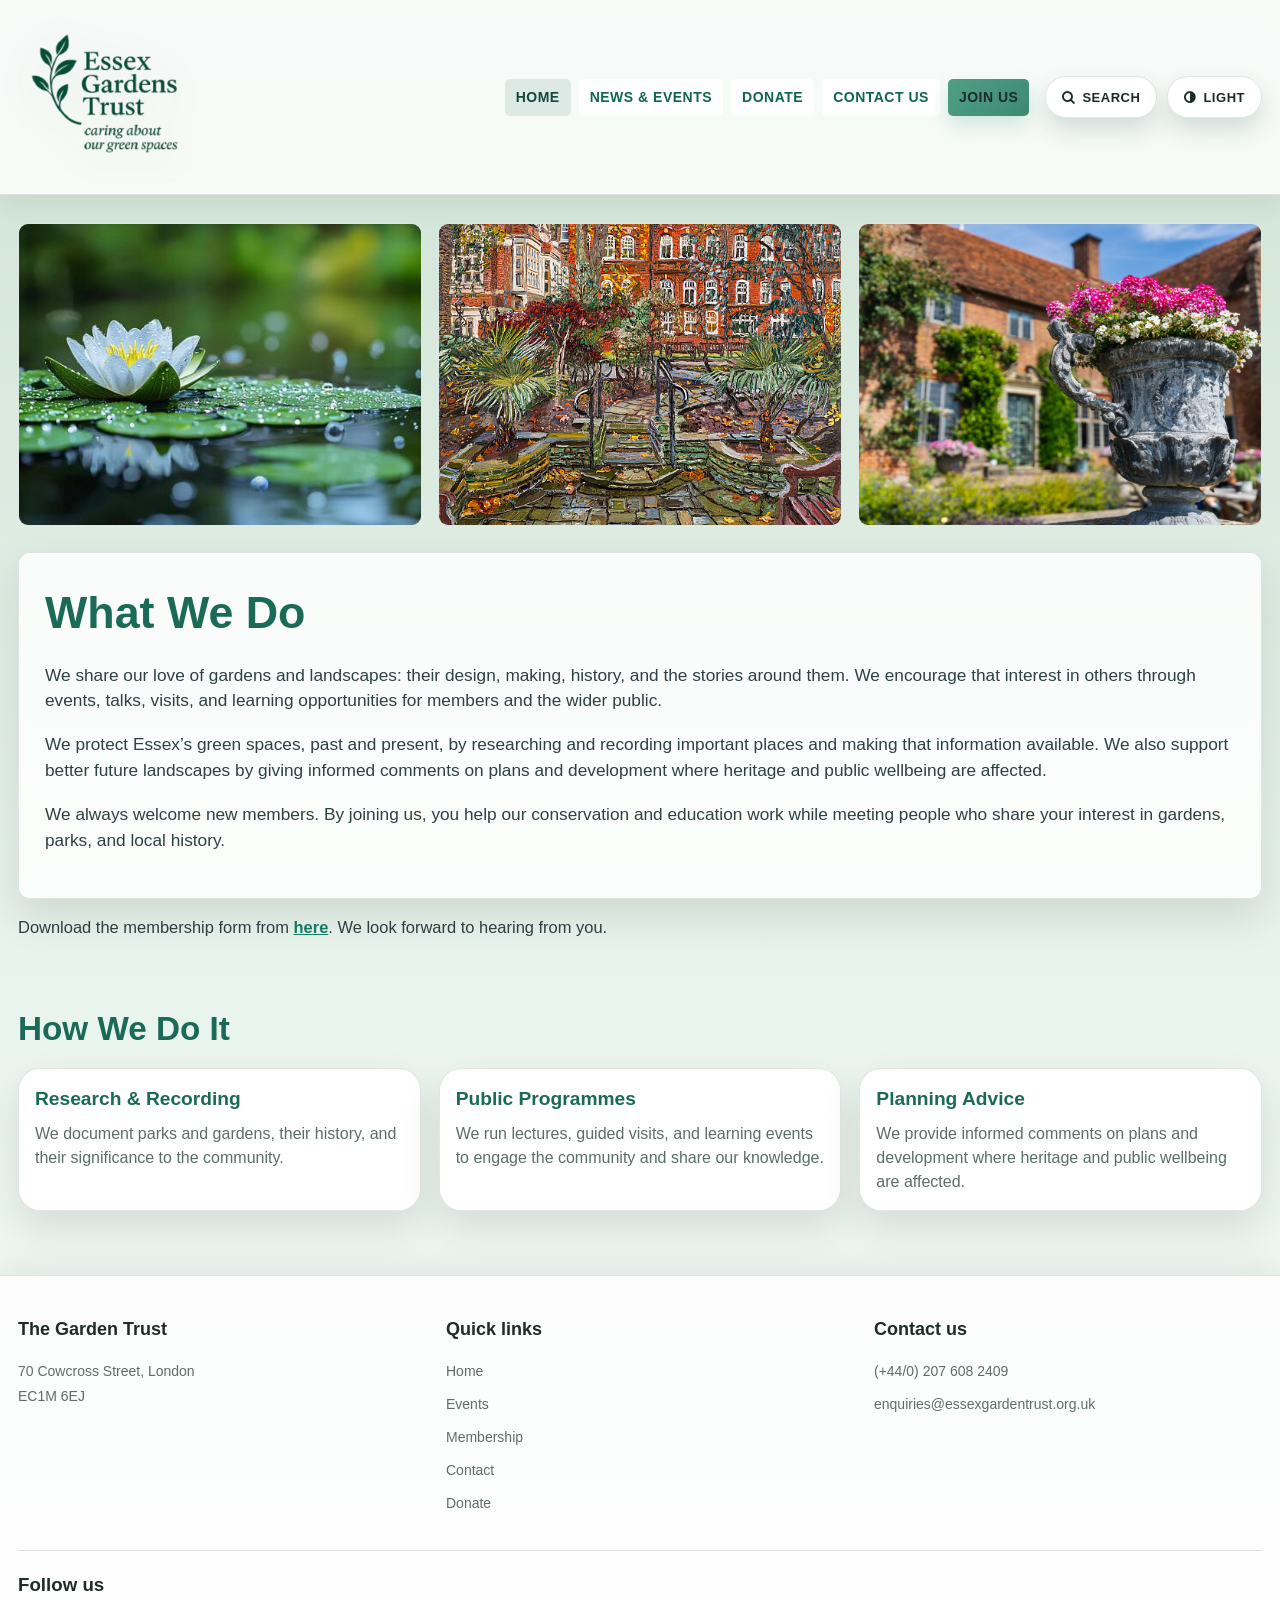
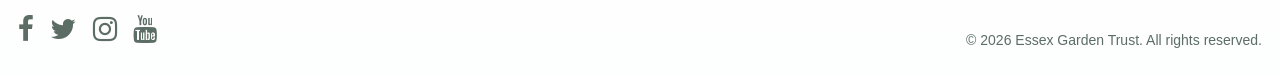
<file: whatwedo.html>
<!DOCTYPE html>
<html lang="en">
<head>
    <meta charset="UTF-8">
    <meta name="viewport" content="width=device-width, initial-scale=1.0">
    <title>What We Do | Essex Garden Trust</title>
    <link rel="stylesheet" href="style.css">
    <link rel="stylesheet" href="https://cdnjs.cloudflare.com/ajax/libs/font-awesome/4.7.0/css/font-awesome.min.css">
    <script src="script.js" defer></script>
</head>

<body class="membership-home">
    <!-- Site-wide header and primary navigation -->
    <header class="site-header">
        <div class="header-inner">
            <img src="Untitled-removebg-preview.png" alt="Essex Garden Trust" class="brand-mark">
            <nav class="top-nav" aria-label="Main navigation">
                <div class="droplist">
                    <a href="index.html" class="dropbtn">Home</a>
                    <div class="dropdown-menu">
                        <a href="conservation.html">Conservation</a>
                        <a href="whatwedo.html">What We Do</a>
                        <a href="education.html">Education</a>
                        <a href="research.html">Research</a>
                    </div>
                </div>
                <div class="droplist">
                    <a href="events.html" class="dropbtn">News & Events</a>
                    <div class="dropdown-menu">
                        <a href="events.html">Events</a>
                        <a href="news.html">News</a>
                    </div>
                </div>
                <div class="droplist">
                    <a href="donate.html" class="dropbtn">Donate</a>
                    <div class="dropdown-menu">
                    <a href="support.html">Corporate Support</a>
                    </div>
                </div>
                <div class="droplist">
                    <a href="contact.html" class="dropbtn">Contact Us</a>
                    <div class="dropdown-menu">
                        <a href="volunteer.html">Volunteer</a>
                    </div>
                </div>
                <a href="membership.html" class="btn-join">Join Us</a>
            </nav>
        </div>
    </header>

    <!-- Main overview of what the trust does -->
    <main>
        <!-- Image showcase and mission statement -->
        <section class="about-showcase">
            <div class="about-gallery" aria-label="Garden highlights">
                <img src="images/nature.jpg" alt="Spring flowers in bloom">
                <img src="images/melica.jpg" alt="Layered planting in an Essex garden border">
                <img src="images/garden-tour.jpg" alt="Autumn tree colour in a historical park">
            </div>

            <div class="about-copy">
                <h1>What We Do</h1>
                <p>
                    We share our love of gardens and landscapes: their design, making, history, and the stories
                    around them. We encourage that interest in others through events, talks, visits, and learning
                    opportunities for members and the wider public.
                </p>
                <p>
                    We protect Essex’s green spaces, past and present, by researching and recording important places
                    and making that information available. We also support better future landscapes by giving informed
                    comments on plans and development where heritage and public wellbeing are affected.
                </p>
                <p>
                    We always welcome new members. By joining us, you help our conservation and education work while
                    meeting people who share your interest in gardens, parks, and local history.
                </p>
            </div>

            <p class="about-membership-link">
                Download the membership form from <a href="membership.html">here</a>.
                We look forward to hearing from you.
            </p>
        </section>

        <!-- Process summary in card format -->
        <section class="section about-process">
            <h2>How We Do It</h2>
            <div class="card-grid">
                <article class="card">
                    <div class="card-body">
                        <h3>Research & Recording</h3>
                        <p>We document parks and gardens, their history, and their significance to the community.</p>
                    </div>
                </article>
                <article class="card">
                    <div class="card-body">
                        <h3>Public Programmes</h3>
                        <p>We run lectures, guided visits, and learning events to engage the community and share our knowledge.</p>
                    </div>
                </article>
                <article class="card">
                    <div class="card-body">
                        <h3>Planning Advice</h3>
                        <p>We provide informed comments on plans and development where heritage and public wellbeing are affected.</p>
                    </div>
                </article>
            </div>
        </section>
    </main>
    <!-- Site footer with contact details, quick links, and social media -->
    <section class="footer">
        <div class="box-container">
            <div class="box">
                <h3>The Garden Trust</h3>
                <p>70 Cowcross Street,
                    London
                    <br>EC1M 6EJ</p>
            </div>
            <div class="box">
                <h3>Quick links</h3>
                <a href="index.html">Home</a>
                <a href="events.html">Events</a>
                <a href="membership.html">Membership</a>
                <a href="contact.html">Contact</a>
                <a href="donate.html">Donate</a>
            </div>
            <div class="box">
                <h3>Contact us</h3>
                <p>(+44/0) 207 608 2409</p>
                <p>enquiries@essexgardentrust.org.uk</p>
            </div>
        </div>

        <div class="footer-bottom">
            <div class="box social">
                <h3>Follow us</h3>
                <a href="https://www.facebook.com/thegardenstrust" target="_blank"><i class="fa fa-facebook"></i></a>
                <a href="https://x.com/thegardenstrust" target="_blank"><i class="fa fa-twitter"></i></a>
                <a href="https://www.instagram.com/thegardenstrust/" target="_blank"><i class="fa fa-instagram"></i></a>
                <a href="https://www.youtube.com/channel/UCpClLRc6V0T062MCHS0TSSQ" target="_blank"><i class="fa fa-youtube"></i></a>
            </div>
            <p>&copy; 2026 Essex Garden Trust. All rights reserved.</p>
        </div>
    </section>
    
</body>
</html>
</file>
<file: style.css>
/* Global reset and base typography/colors shared across all pages. */
*{
    box-sizing: border-box;
}
body{
    margin: 0; /* Remove default outer spacing */
    font-family: "Segoe UI",Arial, sans-serif;
    background: #f3f7f6;
    color: #1f2a2d;
    line-height: 1.5; /* Improve text readability across long paragraphs */
}

a{
    color: inherit;
}

/* Header and top navigation used site-wide, including mobile menu button. */
.site-header{
    background: #ffffff; /* White surface for readability and contrast */
    border-bottom: 1px solid #9ec8cc;
    position: sticky;
    top: 0; /* Keep header pinned to the top while scrolling */
    z-index: 30; /* Ensure nav stays above page content */
}
.header-inner{
    max-width: 1200px; /* Keep line length/layout readable on large screens */
    margin: 0 auto; /* Center block horizontally */
    padding: 2px 12px;
    display: flex; /* Use flexible layout for row/column alignment */
    align-items: center; /* Align children in the cross axis center */
    justify-content: space-between; /* Push first/last items to edges */
    gap: 12px; /* Space between logo and navigation */
}

.brand-mark{
    width: 130px;
    max-width: 50vw;
}

.top-nav{
    display: flex; /* Use flexible layout for row/column alignment */
    flex-wrap: wrap; /* Allow items to wrap to the next line */
    justify-content: flex-end; /* Align items to the end of the main axis */
    align-items: center; /* Align children in the cross axis center */
    gap: 6px;
}

.menu-toggle{
    display: inline-flex; /* Flex alignment while staying inline */
    align-items: center; /* Align children in the cross axis center */
    justify-content: center; /* Center children along main axis */
    text-decoration: none; /* Remove default underline styling */
    display: none;
    width: 44px;
    height: 44px;
    border: 1px solid #9ec8cc;
    border-radius: 6px; /* Subtle rounded corners */
    background: #ffffff; /* White surface for readability and contrast */
    cursor: pointer; /* Indicate clickable interactive element */
    padding: 0; /* Remove default inner spacing */
    align-items: center; /* Align children in the cross axis center */
    justify-content: center; /* Center children along main axis */
    flex-direction: column; /* Stack children vertically in this container */
    gap: 5px;
}

.menu-line{
    width: 22px;
    height: 2px;
    background-color: #106652;
    display: block; /* Render element on its own line */
}

.top-nav a{
    text-decoration: none; /* Remove default underline styling */
    text-transform: uppercase;
    font-size: 14px; /* Keep body/control text compact and readable */
    letter-spacing: 0.5px;
    font-weight: 700; /* Emphasize headings and primary actions */
    padding: 8px 11px;
    border-radius: 5px; /* Small corner rounding */
}

.top-nav a:hover,
.top-nav a.active{
    background: rgba(255, 255, 255, 0.3);
}

/* Homepage hero block with image overlay to improve text contrast. */
.hero{
    display: grid; /* Use grid layout for structured columns/rows */
    place-items: center;
    background-image:url('images/gauravfkumar-water-4542012_1920.jpg');
    background-size: cover;
    background-position: center;
    min-height: 72vh; /* Hero fills most of the first viewport */
    width: 100%; /* Stretch element to full container width */
    max-width: none;
    margin: 0; /* Remove default outer spacing */
    padding: 0; /* Remove default inner spacing */
    position: relative; /* Create positioning context for absolutely positioned children */
}

.hero-overlay{
    position: absolute; /* Position element relative to nearest positioned ancestor */
    inset: 0; /* Stretch absolutely positioned overlay to all four edges */
    background: linear-gradient(to bottom, rgba(9,36,42, 0.3), rgba(9,36,42, 0.66)); /* Darken image for legible text */
}

.hero-content{
    position: relative; /* Create positioning context for absolutely positioned children */
    z-index: 1; /* Layer element above its background overlay */
    width: min(900px, 100%);
    max-width: 900px;
    text-align: center; /* Center-align section titles and callouts */
    color: #fff;
    padding: 30px 20px;
}

.hero h1{
    font-size: clamp(2rem, 4vw, 3.4rem);
    margin: 0; /* Remove default outer spacing */
    text-shadow: 2px 2px 6px black;
}

.hero p{
    margin: 16px auto 0;
    max-width: 720px;
    font-size: clamp(1rem, 1.8vw, 1.25rem);
    text-shadow: 2px 2px 6px black;
}

.btn-join{
    background-color: #167e68;
    color: white; /* High contrast text on dark/brand backgrounds */
    border: 2px solid #167e68;
    border-radius: 5px; /* Small corner rounding */
    display: inline-flex; /* Flex alignment while staying inline */
    align-items: center; /* Align children in the cross axis center */
    justify-content: center; /* Center children along main axis */
    text-decoration: none; /* Remove default underline styling */
    padding: 9px 13px;
    font-weight: 700; /* Emphasize headings and primary actions */
    cursor: pointer; /* Indicate clickable interactive element */
    font-size: 14px; /* Keep body/control text compact and readable */
}
.btn-join:hover{
    background-color: #106652;
}

.btn1{
    border: 2px solid #167e68;
    display: inline-block; /* Keep inline flow while allowing box sizing */
    text-decoration: none; /* Remove default underline styling */
    border-radius: 6px; /* Subtle rounded corners */
    padding: 11px 18px;
    font-weight: 700; /* Emphasize headings and primary actions */
    background: #167e68;
    color: white; /* High contrast text on dark/brand backgrounds */
    text-shadow: 2px 2px 6px black;
}

.btn1:hover{
    background: #106652;
}

.btn2{
    border: 2px solid #fff;
    color: #fff;
    display: inline-block; /* Keep inline flow while allowing box sizing */
    text-decoration: none; /* Remove default underline styling */
    border-radius: 6px; /* Subtle rounded corners */
    padding: 11px 18px;
    font-weight: 700; /* Emphasize headings and primary actions */
    text-shadow: 2px 2px 6px black;
}
.btn2:hover{
    background: rgba(255, 255, 255, 0.2);
}

/* Shared content spacing plus reusable card grid components. */
section{
    max-width: 1200px; /* Keep line length/layout readable on large screens */
    margin: 0 auto; /* Center block horizontally */
    padding: 64px 18px;
}

.section h2{
    margin: 0 0 14px;
    color: #22413f;
    font-size: clamp(1.6rem, 2.6vw, 2.3rem);
}

.intro p{
    margin: 0; /* Remove default outer spacing */
    font-size: 1.05rem;
}

.google-works-access{
    padding-top: 10px;
}

.google-works-access h2{
    margin: 0 0 10px;
    color: #22413f;
    font-size: clamp(1.5rem, 2.6vw, 2.2rem);
}

.google-works-access p{
    margin: 0 0 18px;
    color: #425450;
}

.google-works-grid{
    display: grid;
    grid-template-columns: repeat(4, minmax(170px, 1fr));
    gap: 14px;
}

.google-work-card{
    display: block;
    text-decoration: none;
    background: #ffffff;
    border: 1px solid #d8e5e1;
    border-radius: 10px;
    padding: 16px;
    transition: transform 0.2s ease, box-shadow 0.2s ease;
}

.google-work-card:hover{
    transform: translateY(-2px);
    box-shadow: 0 8px 16px rgba(0, 0, 0, 0.08);
}

.google-work-card h3{
    margin: 0 0 8px;
    color: #106652;
    font-size: 1.05rem;
}

.google-work-card p{
    margin: 0;
    color: #4f605c;
    font-size: 0.94rem;
}

.cards{
    padding-top: 9px;
}

.card-grid{
    display: grid; /* Use grid layout for structured columns/rows */
    grid-template-columns: repeat(3, minmax(0, 1fr)); /* Three equal flexible columns on desktop */
    gap: 18px; /* Consistent spacing between cards/items */
}

.card{
    background: #fff;
    border: 1px solid #dde7e6;
    border-radius: 10px;
    overflow: hidden; /* Clip overflowing child content */
}

.card img{
    width: 100%; /* Stretch element to full container width */
    height: 220px;
    object-fit: cover; /* Fill container while preserving image aspect ratio */
    display: block; /* Render element on its own line */
}

.card-body{
    padding: 16px;
}

.card-body h3{
    margin: 0 0 8px;
    color: #255b53;
    font-size: 1.2rem;
}

.card-body p{
    margin: 0; /* Remove default outer spacing */
    color: #45585c;
}

.events-preview{
    display: grid; /* Use grid layout for structured columns/rows */
    grid-template-columns: 1.1fr 1fr; /* Slightly wider text column with supporting media column */
    gap: 24px; /* Consistent spacing between layout children */
    align-items: center; /* Align children in the cross axis center */
}

.events-copy ul{
    margin: 16px 0 24px;
    padding-left: 20px;
}

/* Footer layout with contact columns and social links. */
.footer .box-container{
    display: grid; /* Use grid layout for structured columns/rows */
    grid-template-columns: repeat(3, minmax(220px, 1fr)); /* Three columns with a minimum readable card width */
    gap: 40px;
}

.footer .box-container .box{
    display: block; /* Render element on its own line */
    margin-top: 0;
    color: #7a7a7a;
    padding-right: 0;
}

.footer .box-container .box h3{
    font-size: 18px;
    color: black;
    margin: 0 0 12px;
}

.footer .box-container .box p{
    color: #7a7a7a;
    font-size: 14px; /* Keep body/control text compact and readable */
    line-height: 1.8;
    padding: 4px 0;
    margin: 0; /* Remove default outer spacing */
    text-align: left;
}

.footer .box-container .box a{
    display: block; /* Render element on its own line */
    color: #7a7a7a;
    font-size: 14px; /* Keep body/control text compact and readable */
    padding: 6px 0;
    text-decoration: none; /* Remove default underline styling */
}

.footer .box-container .box a:hover{
    color:#106652;
    text-decoration: underline;
}
.footer{
    background-color: #ffffff; /* High contrast text on dark/brand backgrounds */
    border-top: 2px solid #e0e0e0;
    padding: 40px 32px 24px;
}

.footer-bottom{
    display: flex; /* Use flexible layout for row/column alignment */
    align-items: flex-end;
    justify-content: space-between; /* Push first/last items to edges */
    gap: 20px;
    margin-top: 30px;
    padding-top: 20px;
    border-top: 1px solid #e0e0e0;
    flex-wrap: wrap; /* Allow items to wrap to the next line */
}

.footer-bottom p{
    text-align: right;
    color: #7a7a7a;
    font-size: 14px; /* Keep body/control text compact and readable */
    padding: 0; /* Remove default inner spacing */
    margin: 0; /* Remove default outer spacing */
}

.footer .social h3{
    margin: 0 0 10px;
}

.footer .social a{
    display: inline-block; /* Keep inline flow while allowing box sizing */
    margin-right: 12px;
    color: #7a7a7a;
    font-size: 28px;
    padding: 0; /* Remove default inner spacing */
}

.footer .social a:hover{
    color: #106652;
}

@media(max-width: 900px){
    .footer .box-container{
        grid-template-columns: 1fr; /* Single-column stack for narrow layouts */
        gap: 20px;
    }

    .footer-bottom{
        align-items: flex-start;
    }

    .footer-bottom p{
        text-align: left;
    }
}

/* What We Do page: gallery, copy panel, and process intro styles. */
.about-showcase{
    padding-top: 28px;
}

.about-gallery{
    display: grid; /* Use grid layout for structured columns/rows */
    grid-template-columns: repeat(3, minmax(0, 1fr)); /* Three equal flexible columns on desktop */
    gap: 16px;
    margin-bottom: 26px;
}

.about-gallery img{
    width: 100%; /* Stretch element to full container width */
    height: 280px;
    object-fit: cover; /* Fill container while preserving image aspect ratio */
    border-radius: 10px;
    border: 1px solid #dde7e6;
    display: block; /* Render element on its own line */
}

.about-copy{
    background: #ffffff; /* White surface for readability and contrast */
    border: 1px solid #dde7e6;
    border-radius: 12px;
    padding: 26px;
}

.about-copy h1{
    margin: 0 0 16px;
    color: #22413f;
    font-size: clamp(2rem, 3.5vw, 2.8rem);
}

.about-copy p{
    margin: 0 0 18px;
    color: #2d4044;
    font-size: 1.08rem;
}

.about-membership-link{
    margin: 16px 0 0;
    font-size: 1.03rem;
    color: #2d4044;
}

.about-membership-link a{
    color: #167e68;
    font-weight: 700; /* Emphasize headings and primary actions */
}

.about-membership-link a:hover{
    color: #106652;
}

.about-process{
    padding-top: 0;
}

/* Events page cards and progressive-load button styles. */
.events-home{
    background: linear-gradient(to bottom,
    #cfe3d4 0%,
    #eaf4ee 60%,
    #f6fbf8 100% 
    );
}
.events-section{
    padding: 40px 0 60px;
}

.upcoming-event{
    color: #106652;
    text-align: center; /* Center-align section titles and callouts */
    font-size: 36px;
    margin: 0; /* Remove default outer spacing */
    padding: 40px 0 20px;
}

.events-p{
    text-align: center; /* Center-align section titles and callouts */
    color: #106652;
    margin: 0 0 30px;
    font-size: 18px;
}

.events-grid{
    display:flex;
    gap: 30px;
    justify-content: center; /* Center children along main axis */
    padding: 0 40 60px;
    flex-wrap: wrap; /* Allow items to wrap to the next line */
    background: linear-gradient(to bottom,
    #cfe3d4 0%,
    #eaf4ee 60%,
    #f6fbf8 100% 
    );
}

.events-card{
    background: #ffffff; /* White surface for readability and contrast */
    border-radius: 8px; /* Soften corners for a friendlier UI */
    box-shadow: 0 6px 16px rgba( 0, 0, 0, 0.08);
    padding: 20px;
    max-width: 360px;
    text-align: left;
}

.events-card img{
    width: 100%; /* Stretch element to full container width */
    border-radius: 6px; /* Subtle rounded corners */
    object-fit: cover; /* Fill container while preserving image aspect ratio */
    height: 200px;
}

.events-text {
    color: #106652;
    font-size: 14px; /* Keep body/control text compact and readable */
    margin: 6px 0 10px;
}

.events-text1{
    color: #106652;
    font-size: 14px; /* Keep body/control text compact and readable */
    margin: 0 0 16px;
}

.btn-event{
    background-color: #106652;
    border: none; /* Remove browser default border */
    border-radius: 5px; /* Small corner rounding */
    padding: 10px 14px;
    cursor: pointer; /* Indicate clickable interactive element */
}

.btn-event a{
    color: white; /* High contrast text on dark/brand backgrounds */
    text-decoration: none; /* Remove default underline styling */
}

.events-load-more-wrap{
    display: flex; /* Use flexible layout for row/column alignment */
    justify-content: center; /* Center children along main axis */
    margin-top: 28px;
}

.events-load-more{
    background-color: #106652;
    color: #ffffff; /* High contrast text on dark/brand backgrounds */
    border: none; /* Remove browser default border */
    border-radius: 6px; /* Subtle rounded corners */
    padding: 12px 24px;
    font-size: 16px; /* Comfortable default reading size */
    font-weight: 700; /* Emphasize headings and primary actions */
    cursor: pointer; /* Indicate clickable interactive element */
}

.events-load-more:hover{
    background-color: #145c4f;
}

.events-p{
    color: black;
    text-align: center; /* Center-align section titles and callouts */
    font-size: 20px;
    padding-bottom: 40px;
    padding-top: 20px;
    font-family: "Times New Roman", serif;
}

.events-card img{
    width: 100%; /* Stretch element to full container width */
    border-radius: 8px; /* Soften corners for a friendlier UI */
    box-shadow: 0 6px 16px rgba(0, 0, 0, 0.08); 
}
.events-grid{
    display: grid; /* Use grid layout for structured columns/rows */
    grid-template-columns: repeat(3, minmax(220px, 1fr)); /* Three columns with a minimum readable card width */
    gap: 30px;
    padding: 0 60px;
    background-color: #FDF6F6;
    border-radius: 8px; /* Soften corners for a friendlier UI */
}

.events-grid--more{
    grid-template-columns: repeat(3, minmax(220px, 1fr)); /* Match news card sizing across all event rows */
}

.events-grid--more .events-card{
    max-width: 100%; /* Stretch element to full container width */
}

@media (max-width: 900px){
    .events-grid,
    .events-grid--more{
        grid-template-columns: repeat(2, minmax(220px, 1fr)); /* Match news tablet layout */
        padding: 0 24px;
    }
}

@media (max-width: 600px){
    .events-grid,
    .events-grid--more{
        grid-template-columns: 1fr; /* Match news mobile layout */
        padding: 0 12px;
    }
}

.events-load-more-wrap{
    display: flex; /* Use flexible layout for row/column alignment */
    justify-content: center; /* Center children along main axis */
    margin: 28px 0;
}
.btn-event:hover{
    background-color: #145c4f;
}
.events-card h3{
    color: #106652;
    margin: 10px 0 8px;
    font-size: 18px;
    text-align: center; /* Center-align section titles and callouts */
}

.events-card p{
    color: black;
    font-size: 14px; /* Keep body/control text compact and readable */
    padding: 0 10px;
    text-align: center; /* Center-align section titles and callouts */
}

.btn-event{
    background-color: #106652;
    color: white; /* High contrast text on dark/brand backgrounds */
    border: none; /* Remove browser default border */
    width: 100px;
    height: 45px;
    border-radius: 5px; /* Small corner rounding */
}
.btn-event a{
    color: white; /* High contrast text on dark/brand backgrounds */
    text-decoration: none; /* Remove default underline styling */
}


/* Contact page split layout and form controls. */
.contact-section{
    padding: 50px 0 100px 50px;
}

.contact-section .section-title{
    text-align: center; /* Center-align section titles and callouts */
    color: #106652;
    font-size: 36px;
    padding-bottom: 20px;
    margin: 0; /* Remove default outer spacing */
}
.contact-section .section-subtitle{
    text-align: center; /* Center-align section titles and callouts */
    color: black;
    font-size: 16px; /* Comfortable default reading size */
    padding: 40px;
    margin: 0; /* Remove default outer spacing */
}

.contact-section .section-contect{
    display: flex; /* Use flexible layout for row/column alignment */
    gap: 60px;
    max-width: 1200px; /* Keep line length/layout readable on large screens */
}
.contact-left{
    flex: 1;
}
.contact-right{
    flex: 1;
}
.contact-section .section-heading{
    text-align: left;
    color: #106652;
    font-size: 24px;
    padding: 0 0 20px 0;
    margin: 0; /* Remove default outer spacing */
}
.contact-section .contact-info-list{
    margin-top: 30px;
    margin-left: 0;
    display: flex; /* Use flexible layout for row/column alignment */
    flex-direction: column; /* Stack children vertically in this container */
    text-align: left;
    gap: 10px;
    padding-left: 0;
}
.contact-section .contact-info-list .contact-info{
    display: flex; /* Use flexible layout for row/column alignment */
    align-items:  center;
    gap: 16px;
    margin-bottom: 30px 0;
}
.contact-section .section-heading{
    text-align: left;
    color: #106652;
    font-size: 24px;
    padding: 0 0 20px 0;
    margin: 0; /* Remove default outer spacing */
}
.contact-section .contact-info-list{
    margin-top: 30px;
    margin-left: 0;
    display: flex; /* Use flexible layout for row/column alignment */
    flex-direction: column; /* Stack children vertically in this container */
    text-align: left;
    gap: 10px;
    padding-left: 0;
}
.contact-section .contact-info-list .contact-info{
    display: flex; /* Use flexible layout for row/column alignment */
    align-items: center; /* Align children in the cross axis center */
    gap: 16px;
    margin-bottom: 30px 0;
}
.contact-section .contact-info-list .contact-info p{
    color: #106652;
    font-size: 16px; /* Comfortable default reading size */
}
.social-buttons{
    display: flex; /* Use flexible layout for row/column alignment */
    gap: 15px;
    justify-content: flex-start; /* Align items to the start of the main axis */
    margin-top: 30px;
}

.social-btn{
    background-color: #106652;
    color: white; /* High contrast text on dark/brand backgrounds */
    display: inline-block; /* Keep inline flow while allowing box sizing */
    min-width: 120px;
    text-align: center; /* Center-align section titles and callouts */
    padding: 14px 24px;
    border-radius: 8px; /* Soften corners for a friendlier UI */
    text-decoration: none; /* Remove default underline styling */
    font-size: 14px; /* Keep body/control text compact and readable */
    font-weight: bold;
    transition: background-color 0.3s; /* Smooth hover/focus color transitions */
}
.social-btn:hover{
    background-color: #145c4f;
}
.contact-form{
    display: flex; /* Use flexible layout for row/column alignment */
    flex-direction: column; /* Stack children vertically in this container */
    gap: 15px;
}
.contact-form textarea.form-input{
    min-height: 150px;
    resize: vertical;
}
.form-input{
    padding: 12px;
    border: 1px solid #ddd;
    border-radius: 5px; /* Small corner rounding */
    font-size: 14px; /* Keep body/control text compact and readable */
    font-family: Arial, sans-serif;
}
.form-input::placeholder{
    color: #999;
}
.form-btn{
    background-color: #106652;
    color: white; /* High contrast text on dark/brand backgrounds */
    width: 100%; /* Stretch element to full container width */
    padding: 14px 30px;
    border: none; /* Remove browser default border */
    border-radius: 5px; /* Small corner rounding */
    font-size: 16px; /* Comfortable default reading size */
    font-weight: bold;
    cursor: pointer; /* Indicate clickable interactive element */
    transition: background-color 0.3s; /* Smooth hover/focus color transitions */
}
.form-btn:hover{
    background-color: #145c4f;
}

.contact-form-status{
    min-height: 24px;
    margin: 4px 0 0;
    font-size: 14px;
    line-height: 1.5;
    color: #4f605c;
}

.contact-form-status.is-error{
    color: #b23a3a;
}

.contact-form-status.is-success{
    color: #106652;
}

/* Membership page pricing cards and signup form. */
.membership-home{
    background: linear-gradient(to bottom,
    #cfe3d4 0%,
    #eaf4ee 60%,
    #f6fbf8 100% 
    );
}

.membership-title{
    text-align: center; /* Center-align section titles and callouts */
    color: #106652;
    font-size: 36px;
    padding: 50px 0 12px;
    margin: 0; /* Remove default outer spacing */
}

.membership-section{
    padding: 10px 24px 70px;
}

.membership-description{
    text-align: center; /* Center-align section titles and callouts */
    color: black;
    font-size: 18px;
    padding: 0 20px 40px;
    margin: 0; /* Remove default outer spacing */
}

.membership-option{
    display: grid; /* Use grid layout for structured columns/rows */
    grid-template-columns: repeat(3, minmax(0, 1fr)); /* Three equal flexible columns on desktop */
    gap: 22px;
    max-width: 1100px;
    margin: 0 auto; /* Center block horizontally */
}

.membership-card{
    background: #ffffff; /* White surface for readability and contrast */
    border-radius: 12px;
    box-shadow: 0 6px 16px rgba(0, 0, 0, 0.08);
    border: 1px solid #d9e9dd;
    padding: 28px 22px 22px;
    position: relative; /* Create positioning context for absolutely positioned children */
    text-align: center; /* Center-align section titles and callouts */
    display: flex; /* Use flexible layout for row/column alignment */
    flex-direction: column; /* Stack children vertically in this container */
}

.membership-option .membership-card h3{
    color: #106652;
    margin: 8px 0 20px;
    font-size: 24px;
}

.membership-option .membership-card p{
    color: #106652;
    font-size: 16px; /* Comfortable default reading size */
    padding: 0; /* Remove default inner spacing */
    margin: 0; /* Remove default outer spacing */
}

.membership-price strong{
    color: #69a53d;
    font-size: 58px;
    line-height: 1;
}

.membership-price{
    margin-bottom: 26px;
    color: #4f5d58;
    font-size: 18px;
    font-weight: 500;
}

.membership-option .membership-include{
    display: block; /* Render element on its own line */
    list-style: none;
    margin: 0; /* Remove default outer spacing */
    padding: 0; /* Remove default inner spacing */
    text-align: left;
    color: #4f5d58;
    font-size: 14px; /* Keep body/control text compact and readable */
}

.membership-option .membership-include li{
    border-bottom: 1px solid #e7ece9;
    padding: 12px 0;
}

.membership-option .membership-include hr{
    display: none;
}

.membership-button,
.membership-button1,
.membership-button2{
    margin-top: 22px;
    width: 140px;
    align-self: center;
    background-color: #5A8A42;
    color: #fff;
    border: none; /* Remove browser default border */
    border-radius: 8px; /* Soften corners for a friendlier UI */
    height: 52px;
    font-size: 16px; /* Comfortable default reading size */
    font-weight: 600;
    cursor: pointer; /* Indicate clickable interactive element */
}

.membership-button:hover,
.membership-button1:hover,
.membership-button2:hover{
    background-color: #4a7535;
}

.membership-form-section{
    max-width: 1100px;
    margin: 0 auto; /* Center block horizontally */
    padding: 0 24px 70px;
}

.membership-form-card{
    background: #f1f1f1;
    border: 1px solid #d8dedb;
    border-radius: 8px; /* Soften corners for a friendlier UI */
    padding: 26px;
}

.membership-form-title{
    margin: 0 0 18px;
    color: #106652;
    font-size: 28px;
    font-weight: 600;
}

.membership-form{
    display: flex; /* Use flexible layout for row/column alignment */
    flex-direction: column; /* Stack children vertically in this container */
    gap: 16px;
}

.membership-form-row{
    display: grid; /* Use grid layout for structured columns/rows */
    grid-template-columns: 1fr 1fr; /* Two equal columns for side-by-side form fields */
    gap: 16px;
}

.membership-form-input{
    width: 100%; /* Stretch element to full container width */
    min-height: 58px;
    padding: 14px 16px;
    border: 1px solid #c2c7c4;
    border-radius: 6px; /* Subtle rounded corners */
    font-size: 14px; /* Keep body/control text compact and readable */
    color: #3d4240;
    background: #ffffff; /* White surface for readability and contrast */
}

.membership-form-input::placeholder{
    color: #7e8381;
}

.membership-form-input:focus{
    outline: none;
    border-color: #8ea79f;
}

.membership-form-submit{
    margin-top: 8px;
    align-self: flex-start;
    min-width: 180px;
    height: 52px;
    border: none; /* Remove browser default border */
    border-radius: 8px; /* Soften corners for a friendlier UI */
    background: #106652;
    color: #fff;
    font-size: 16px; /* Comfortable default reading size */
    font-weight: 700; /* Emphasize headings and primary actions */
    cursor: pointer; /* Indicate clickable interactive element */
}

.membership-form-submit:hover{
    background: #0f5645;
}

.membership-payment-card{
    background: #ffffff;
    border: 1px solid #d8dedb;
    border-radius: 8px;
    padding: 24px;
    margin-top: 18px;
}

.membership-payment-summary{
    margin: 0 0 14px;
    color: #374a45;
    line-height: 1.6;
}

.membership-payment-note{
    margin: 12px 0 0;
    color: #5f726d;
    font-size: 0.92rem;
}


@media (max-width: 760px){
    .membership-option{
        grid-template-columns: 1fr; /* Single-column stack for narrow layouts */
    }

    .membership-form-section{
        padding: 0 14px 52px;
    }

    .membership-form-card{
        padding: 18px 14px;
    }

    .membership-form-title{
        font-size: 32px;
    }

    .membership-form-row{
        grid-template-columns: 1fr; /* Single-column stack for narrow layouts */
        gap: 12px;
    }

    .membership-form-input{
        min-height: 52px;
        font-size: 14px; /* Keep body/control text compact and readable */
    }
}

/* Donate page card stack and call-to-action button. */
.donate-hero{
    position: relative; /* Create positioning context for absolutely positioned children */
    width: 100%;
    max-width: none;
    min-height: 46vh;
    border-radius: 0;
    overflow: hidden; /* Clip overflowing child content */
    margin: 0;
    background-image: url("images/garden-tour1.jpg");
    background-size: cover;
    background-position: center;
    display: grid; /* Use grid layout for structured columns/rows */
    place-items: center;
}

.donate-hero-overlay{
    position: absolute; /* Position element relative to nearest positioned ancestor */
    inset: 0; /* Stretch absolutely positioned overlay to all four edges */
    background: linear-gradient(120deg, rgba(9, 36, 42, 0.72), rgba(22, 126, 104, 0.52));
}

.donate-hero-content{
    position: relative; /* Create positioning context for absolutely positioned children */
    z-index: 1; /* Layer element above its background overlay */
    text-align: center; /* Center-align section titles and callouts */
    max-width: 760px;
    padding: 28px 20px;
    color: #ffffff; /* High contrast text on dark/brand backgrounds */
}

.donate-hero-content h1{
    margin: 0 0 10px; /* Remove default outer spacing */
    font-size: clamp(2rem, 4.2vw, 3.1rem);
}

.donate-hero-content p{
    margin: 0 0 22px; /* Remove default outer spacing */
    font-size: clamp(1rem, 1.8vw, 1.2rem);
}

.donation-title{
    color: #106652;
    text-align: center; /* Center-align section titles and callouts */
    font-size: 36px;
    padding: 22px 0 12px;
    margin: 0; /* Remove default outer spacing */
}

.donation-subtitle {
    color: #4e615d;
    text-align: center; /* Center-align section titles and callouts */
    font-size: 18px;
    max-width: 780px;
    padding: 0 20px 18px;
    margin: 0 auto; /* Center block horizontally */
}

.donation-frequency{
    display: flex; /* Use flexible layout for row/column alignment */
    justify-content: center; /* Center children along main axis */
    gap: 12px;
    margin: 14px 0 30px;
}

.payment-methods{
    max-width: 760px;
    margin: 0 auto 24px; /* Center block horizontally */
    text-align: center; /* Center-align section titles and callouts */
}

.payment-methods-label{
    margin: 0 0 10px; /* Remove default outer spacing */
    color: #37524a;
    font-size: 14px; /* Keep body/control text compact and readable */
    font-weight: 700; /* Emphasize headings and primary actions */
    text-transform: uppercase;
    letter-spacing: 0.5px;
}

.payment-methods-options{
    display: flex; /* Use flexible layout for row/column alignment */
    justify-content: center; /* Center children along main axis */
    gap: 10px;
    flex-wrap: wrap; /* Allow items to wrap to the next line */
}

.payment-method-btn{
    border: 1px solid #a8c0b4;
    background: #ffffff; /* White surface for readability and contrast */
    color: #23423a;
    border-radius: 999px;
    padding: 8px 16px;
    font-size: 14px; /* Keep body/control text compact and readable */
    font-weight: 600;
    cursor: pointer; /* Indicate clickable interactive element */
}

.payment-method-btn.active,
.payment-method-btn:hover{
    background: #106652;
    border-color: #106652;
    color: #ffffff; /* High contrast text on dark/brand backgrounds */
}

.payment-demo-modal{
    position: fixed; /* Position element relative to viewport */
    inset: 0; /* Stretch absolutely positioned overlay to all four edges */
    z-index: 40;
}

.payment-demo-backdrop{
    position: absolute; /* Position element relative to nearest positioned ancestor */
    inset: 0; /* Stretch absolutely positioned overlay to all four edges */
    background: rgba(7, 24, 29, 0.56);
}

.payment-demo-dialog{
    position: relative; /* Create positioning context for absolutely positioned children */
    max-width: 460px;
    margin: 12vh auto 0; /* Center block horizontally */
    background: #ffffff; /* White surface for readability and contrast */
    border-radius: 12px;
    border: 1px solid #cfe0d5;
    box-shadow: 0 14px 30px rgba(0, 0, 0, 0.18);
    padding: 22px;
    text-align: center; /* Center-align section titles and callouts */
}

.payment-demo-dialog h3{
    margin: 0 0 8px; /* Remove default outer spacing */
    color: #106652;
}

.payment-demo-text{
    margin: 0 0 12px; /* Remove default outer spacing */
    color: #425450;
}

.payment-demo-summary{
    margin: 0; /* Remove default outer spacing */
    color: #2f3c39;
    line-height: 1.6;
}

.payment-demo-actions{
    margin-top: 16px;
    display: flex; /* Use flexible layout for row/column alignment */
    justify-content: center; /* Center children along main axis */
    gap: 10px;
    flex-wrap: wrap; /* Allow items to wrap to the next line */
}

.payment-demo-actions .donate-btn,
.payment-demo-actions .freq-btn{
    margin-top: 0;
}

.freq-btn{
    border: 1px solid #99b4a9;
    background: #ffffff; /* White surface for readability and contrast */
    color: #1f2a2d;
    padding: 9px 16px;
    border-radius: 999px;
    font-weight: 600;
    cursor: pointer; /* Indicate clickable interactive element */
}

.freq-btn.active,
.freq-btn:hover{
    background: #106652;
    color: #ffffff; /* High contrast text on dark/brand backgrounds */
    border-color: #106652;
}

.donation-section{
    padding: 24px 24px 62px;
    background: linear-gradient(to bottom, #f6fbf8 0%, #eef6f1 100%);
}

.donate-grid{
    display: grid; /* Use grid layout for structured columns/rows */
    grid-template-columns: repeat(3, minmax(220px, 1fr)); /* Three columns with a minimum readable card width */
    gap: 22px;
    max-width: 1100px;
    margin: 0 auto; /* Center block horizontally */
    padding: 0 24px;
}

.donate-card{
    background: #ffffff; /* White surface for readability and contrast */
    display: flex; /* Use flexible layout for row/column alignment */
    flex-direction: column; /* Stack children vertically in this container */
    align-items: center; /* Align children in the cross axis center */
    border-radius: 14px;
    box-shadow: 0 10px 22px rgba(0, 0, 0, 0.08);
    border: 1px solid #d6e7dc;
    padding: 28px 22px 22px;
    position: relative; /* Create positioning context for absolutely positioned children */
    transition: transform 0.2s ease, box-shadow 0.2s ease;
}

.donate-card:hover{
    transform: translateY(-4px);
    box-shadow: 0 16px 28px rgba(0, 0, 0, 0.1);
}

.donate-card-featured{
    border: 2px solid #5a8a42;
}

.donate-badge{
    position: absolute; /* Position element relative to nearest positioned ancestor */
    top: -12px;
    background: #5a8a42;
    color: #ffffff; /* High contrast text on dark/brand backgrounds */
    font-size: 12px;
    font-weight: 700; /* Emphasize headings and primary actions */
    letter-spacing: 0.4px;
    text-transform: uppercase;
    padding: 5px 12px;
    border-radius: 999px;
}

.donate-icon{
    margin: 0 0 10px; /* Remove default outer spacing */
    width: 54px;
    height: 54px;
    border-radius: 50%;
    display: inline-flex; /* Flex alignment while staying inline */
    align-items: center; /* Align children in the cross axis center */
    justify-content: center; /* Center children along main axis */
    background: #e8f2ec;
    color: #106652;
    font-size: 24px;
}

.donate-card h3{
    color: #106652;
    margin: 8px 0 14px;
    font-size: 34px;
    text-align: center; /* Center-align section titles and callouts */
}

.donate-impact{
    color: #42524e;
    font-size: 15px;
    margin: 0; /* Remove default outer spacing */
    text-align: center; /* Center-align section titles and callouts */
    min-height: 64px;
}

.donate-btn{
    background-color: #106652;
    color: #fff;
    border: none; /* Remove browser default border */
    border-radius: 9px;
    height: 50px;
    font-size: 16px; /* Comfortable default reading size */
    font-weight: 600;
    cursor: pointer; /* Indicate clickable interactive element */
    margin: 24px auto 0;
    width: 100%; /* Stretch element to full container width */
    max-width: 180px;
    align-items: center; /* Align children in the cross axis center */
    justify-content: center; /* Center children along main axis */
    display: flex; /* Use flexible layout for row/column alignment */
}

.donation-trust-bar{
    max-width: 980px;
    margin: 26px auto 0; /* Center block horizontally */
    padding: 13px 16px;
    border: 1px solid #cde0d4;
    border-radius: 10px;
    background: #f7fbf9;
    display: flex; /* Use flexible layout for row/column alignment */
    flex-wrap: wrap; /* Allow items to wrap to the next line */
    justify-content: center; /* Center children along main axis */
    gap: 12px;
    color: #46625b;
    font-size: 14px; /* Keep body/control text compact and readable */
}

.donation-quote{
    max-width: 760px;
    margin: 24px auto 0; /* Center block horizontally */
    padding: 0 18px;
    text-align: center; /* Center-align section titles and callouts */
    color: #3d5450;
    font-style: italic;
}

.donation-cta-band{
    width: 100%;
    max-width: none;
    margin: 0 0 40px;
    padding: 34px 22px;
    border-radius: 0;
    background: linear-gradient(120deg, #106652, #2b7d6f);
    text-align: center; /* Center-align section titles and callouts */
    color: #ffffff; /* High contrast text on dark/brand backgrounds */
}

.donation-cta-band h2{
    margin: 0 0 18px; /* Remove default outer spacing */
    font-size: clamp(1.3rem, 2.8vw, 2rem);
}

.donate-btn:hover{
    background-color: #0d4d3b;
}

.heritage-p{
    color: black;
    text-align: left;
    font-size: 18px;
    padding: 0 20px 40px;
    margin: 0; /* Remove default outer spacing */
}

.heritage-list li{
    color: black;
    line-height: 1.5;
    font-size: 16px; /* Comfortable default reading size */
}

/* Global refinements and responsive overrides for shared sections. */
img{
    max-width: 100%; /* Stretch element to full container width */
    height: auto;
}

.site-header{
    border-bottom: 1px solid #9ec8cc;
}

.top-nav a:hover,
.top-nav a.active{
    background: rgba(255, 255, 255, 0.3);
}

.brand-mark{
    width: clamp(105px, 16vw, 185px);
}

.hero-actions{
    margin-top: 26px;
    display: flex; /* Use flexible layout for row/column alignment */
    justify-content: center; /* Center children along main axis */
    gap: 12px;
    flex-wrap: wrap; /* Allow items to wrap to the next line */
}

.events-preview > img{
    width: 100%; /* Stretch element to full container width */
    height: 360px;
    object-fit: cover; /* Fill container while preserving image aspect ratio */
    border-radius: 12px;
    border: 1px solid #dde7e6;
    display: block; /* Render element on its own line */
}

.events-grid{
    max-width: 1200px; /* Keep line length/layout readable on large screens */
    margin: 0 auto; /* Center block horizontally */
    grid-template-columns: repeat(3, minmax(220px, 1fr)); /* Three columns with a minimum readable card width */
    padding: 0 24px;
}

.contact-section{
    padding: 50px 0 70px;
}

.contact-section .section-contect{
    display: flex; /* Use flexible layout for row/column alignment */
    gap: 40px;
    max-width: 1200px; /* Keep line length/layout readable on large screens */
    margin: 0 auto; /* Center block horizontally */
    padding: 0 24px;
}

.social-buttons{
    flex-wrap: wrap; /* Allow items to wrap to the next line */
}

@media (max-width: 1024px){
    .card-grid,
    .about-gallery,
    .membership-option,
    .donate-grid{
        grid-template-columns: repeat(2, minmax(0, 1fr)); /* Two balanced columns at medium breakpoints */
    }

    .google-works-grid{
        grid-template-columns: repeat(2, minmax(0, 1fr));
    }

    .events-preview{
        grid-template-columns: 1fr; /* Single-column stack for narrow layouts */
    }

    .contact-section .section-contect{
        flex-direction: column; /* Stack children vertically in this container */
    }
}

@media (max-width: 760px){
    .donate-hero{
        width: 100%;
        max-width: none;
        min-height: 42vh;
        margin: 0;
        border-radius: 0;
    }

    .donation-section{
        padding: 18px 14px 52px;
    }

    .donation-trust-bar{
        flex-direction: column; /* Stack children vertically in this container */
        align-items: center; /* Align children in the cross axis center */
    }

    .donation-cta-band{
        width: 100%;
        max-width: none;
        margin: 0 0 26px;
        padding: 24px 16px;
        border-radius: 0;
    }

    .header-inner{
        flex-direction: column; /* Stack children vertically in this container */
        align-items: center; /* Align children in the cross axis center */
        gap: 10px;
    }

    .top-nav{
        justify-content: center; /* Center children along main axis */
    }

    .top-nav a{
        font-size: 12px;
        padding: 8px 10px;
    }

    section{
        padding: 42px 14px;
    }

    .card-grid,
    .about-gallery,
    .membership-option,
    .donate-grid,
    .footer .box-container{
        grid-template-columns: 1fr; /* Single-column stack for narrow layouts */
    }

    .google-works-grid{
        grid-template-columns: 1fr;
    }

    .events-preview > img{
        height: 250px;
    }

    .events-grid,
    .donate-grid,
    .contact-section .section-contect{
        padding-left: 14px;
        padding-right: 14px;
    }

    .membership-title,
    .donation-title,
    .upcoming-event,
    .contact-section .section-title{
        font-size: 30px;
    }
}

@media (max-width: 480px){
    .brand-mark{
        width: min(90px, 46vw);
    }

    .hero h1{
        font-size: 1.8rem;
    }

    .social-btn,
    .form-btn,
    .btn1,
    .btn2,
    .btn-event,
    .donate-btn,
    .membership-button,
    .membership-button1,
    .membership-button2{
        width: 100%; /* Stretch element to full container width */
        max-width: 280px;
    }
}

/* News page grid layout and load-more styling. */
.container-news{
    max-width: fit-content;
    margin: 0 auto; /* Center block horizontally */
    padding: 0 24px;
}

.container-header{
    text-align: center; /* Center-align section titles and callouts */
    margin-bottom: 40px;
}

.news-subtitle{
    color: #7a7a7a;
    font-size: 18px;
    margin: 0; /* Remove default outer spacing */
    padding: 0 20px;
}

.news-title{
    color: #106652;
    font-size: 36px;
    margin: 0 0 12px;
    padding-top: 10px;
}

.news-grid{
    display: grid; /* Use grid layout for structured columns/rows */
    grid-template-columns: repeat(3, minmax(220px, 1fr)); /* Three columns with a minimum readable card width */
    gap: 30px;
    padding: 0 60px;
    background-color: #FDF6F6;
    border-radius: 8px; /* Soften corners for a friendlier UI */
    margin-bottom: 40px;
}
.news-grid--more{
    grid-template-columns: repeat(3, minmax(220px, 1fr)); /* Three columns with a minimum readable card width */
}
.news-grid--more .news-card{
    max-width: 100%; /* Stretch element to full container width */
}
.news-load-more-wrap{
    display: flex; /* Use flexible layout for row/column alignment */
    justify-content: center; /* Center children along main axis */
    margin: 24px 0 32px;
}
.news-load-more{
    background-color: #106652;
    color: #ffffff; /* High contrast text on dark/brand backgrounds */
    border: none; /* Remove browser default border */
    border-radius: 6px; /* Subtle rounded corners */
    padding: 12px 24px;
    font-size: 16px; /* Comfortable default reading size */
    font-weight: 700; /* Emphasize headings and primary actions */
    cursor: pointer; /* Indicate clickable interactive element */
}
.news-load-more:hover{
    background-color: #145c4f;
}

.btn-news{
    background-color: #106652;
    color: white; /* High contrast text on dark/brand backgrounds */
    border: none; /* Remove browser default border */
    width: 100px;
    height: 45px;
    border-radius: 5px; /* Small corner rounding */
    cursor: pointer; /* Indicate clickable interactive element */
    position: relative; /* Create positioning context for absolutely positioned children */
    display: inline-flex; /* Flex alignment while staying inline */
    align-items: center; /* Align children in the cross axis center */
    justify-content: center; /* Center children along main axis */
    text-decoration: none; /* Remove default underline styling */
}

.btn-event a,
.btn-news{
    color: white; /* High contrast text on dark/brand backgrounds */
    text-decoration: none; /* Remove default underline styling */
}

.btn-news:hover{
    background-color: #145c4f;
}
.news-card{
    background: #ffffff; /* White surface for readability and contrast */
    border-radius: 8px; /* Soften corners for a friendlier UI */
    box-shadow: 0 6px 16px rgba(0, 0, 0, 0.08);
    border: 1px solid #d9e9dd;
    padding: 20px;
    text-align: center; /* Center-align section titles and callouts */
}

.news-card img{
    width: 100%; /* Stretch element to full container width */
    border-radius: 9px;
    object-fit: cover; /* Fill container while preserving image aspect ratio */
    height: 200px;
}

.news-card h3{
    color: #106652;
    margin: 10px 0 8px;
    font-size: 18px;
}

@media (max-width: 900px){
    .news-grid{
        grid-template-columns: repeat(2, minmax(220px, 1fr)); /* Two-card layout while preserving minimum card width */
        padding: 0 24px;
    }

    .news-grid--more{
        grid-template-columns: repeat(2, minmax(220px, 1fr)); /* Two-card layout while preserving minimum card width */
    }
}

@media (max-width: 600px){
    .news-grid{
        grid-template-columns: 1fr; /* Single-column stack for narrow layouts */
        padding: 0 12px;
    }

    .news-grid--more{
        grid-template-columns: 1fr; /* Single-column stack for narrow layouts */
    }
}

/* Dropdown navigation behavior for desktop hover menus. */
.dropbtn{
    background-color: #ffffff; /* High contrast text on dark/brand backgrounds */
    padding: 0 10px;
    border: none; /* Remove browser default border */
    cursor: pointer; /* Indicate clickable interactive element */
    border-radius: 5px; /* Small corner rounding */
    min-height: 34px;
    display: inline-flex; /* Flex alignment while staying inline */
    align-items: center; /* Align children in the cross axis center */
    text-decoration: none; /* Remove default underline styling */
}

.dropbtn:hover{
    background-color: rgba(255, 255, 255, 0.3);
}

.dropdown-menu a{
    display: flex; /* Use flexible layout for row/column alignment */
    padding: 0 10px;
    min-height: 34px;
    align-items: center; /* Align children in the cross axis center */
    text-decoration: none; /* Remove default underline styling */
}

.top-nav .dropbtn,
.top-nav .dropdown-menu a{
    color: #106652;
    font-size: 14px; /* Keep body/control text compact and readable */
    font-weight: 700; /* Emphasize headings and primary actions */
}

.dropdown-menu a:hover{
    background-color: #f1f1f1;
}

.droplist .dropdown-menu {
    background-color: #ffffffe3;
    position: absolute; /* Position element relative to nearest positioned ancestor */
    min-width: 150px;
    box-shadow: 2px 2px 5px rgba(0,0,0,0.2);
    padding: 4px 0;
    gap: 4px;
    flex-direction: column; /* Stack children vertically in this container */
    display: none; /* Hidden by default; shown on hover */
    z-index: 1; /* Layer element above its background overlay */
}
.droplist:hover .dropdown-menu {
    display: flex; /* Use flexible layout for row/column alignment */
}

/* Conservation page hero and supporting copy/gallery sections. */
.conservation-section{
    padding: 40px 0 60px;
    background-image: url(images/garden-tour1.jpg);
    text-align: center; /* Center-align section titles and callouts */
    background-size: cover;
    background-position: center;
    position: relative; /* Create positioning context for absolutely positioned children */
}

.conservation-content p{
    color: #ffffff; /* High contrast text on dark/brand backgrounds */
    font-size: 18px;
    margin: 0 0 20px;
    font-family: "Segoe UI",Arial, sans-serif;
    line-height: 1.5;
    text-shadow: 2px 2px 6px black;
}

.conservation-content h2{
    color: #ffffff; /* High contrast text on dark/brand backgrounds */
    font-size: 36px;
    margin: 0 0 20px;
    text-shadow: 2px 2px 6px black;
}

.conservation-content{
    max-width: min(100%, 900px);
    margin: 0 auto;
    text-align: center;
}

.section-title{
    color:#106652;
    font-size: 32px;
    margin: 0 0 20px;
    text-align: center; /* Center-align section titles and callouts */
}
.conservation-text {
    color: #106652;
    font-size: 18px;
    margin: 0 0 20px;
    font-family: "Segoe UI",Arial, sans-serif;
    line-height: 1.5;
}

.conservation-info-content li{
    color: #106652;
    font-size: 16px; /* Comfortable default reading size */
    line-height: 1.5;
    font-family: "Segoe UI",Arial, sans-serif;
}

.gallery-section{
    padding: 40px 0 60px;
}

.gallery-grid{
    display: grid; /* Use grid layout for structured columns/rows */
    grid-template-columns: repeat(3, minmax(280px, 1fr)); /* Wide gallery cards in three desktop columns */
    gap: 34px;
    padding: 0 60px 40px;
    align-items: stretch;
}

.gallery-link{
    display: block; /* Render element on its own line */
    overflow: hidden; /* Clip overflowing child content */
    border-radius: 14px;
    box-shadow: 0 10px 24px rgba(0, 0, 0, 0.14);
    transition: transform 0.25s ease, box-shadow 0.25s ease;
}

.gallery-link:hover{
    transform: translateY(-6px);
    box-shadow: 0 16px 32px rgba(0, 0, 0, 0.18);
}

.gallery-link img{
    width: 100%; /* Stretch element to full container width */
    height: 300px;
    object-fit: cover; /* Fill container while preserving image aspect ratio */
    display: block; /* Render element on its own line */
}

@media(max-width: 980px){
    .gallery-grid{
        grid-template-columns: repeat(2, minmax(240px, 1fr)); /* Medium-screen gallery switches to two columns */
        padding: 0 24px 32px;
    }
}

@media(max-width: 640px){
    .gallery-grid{
        grid-template-columns: 1fr; /* Single-column stack for narrow layouts */
        gap: 20px;
        padding: 0 18px 28px;
    }

    .gallery-link img{
        height: 260px;
    }
}

/* Small-screen navigation and shared content adjustments. */
@media (max-width: 760px){
    body{
        overflow-x: hidden;
    }

    .header-inner{
        align-items: center; /* Align children in the cross axis center */
        justify-content: space-between; /* Push first/last items to edges */
        flex-direction: row; /* Keep children laid out horizontally */
        flex-wrap: wrap; /* Allow items to wrap to the next line */
        padding: 10px 12px;
    }

    .brand-mark{
        margin: 0; /* Remove default outer spacing */
    }

    .menu-toggle{
        display: inline-flex; /* Flex alignment while staying inline */
    }

    .js-enabled .top-nav{
        width: 100%; /* Stretch element to full container width */
        display: none; /* Collapsed until hamburger toggles open */
        grid-template-columns: 1fr; /* Single-column stack for narrow layouts */
        gap: 8px;
        margin-top: 8px;
    }

    .js-enabled .top-nav.is-open{
        display: grid; /* Use grid layout for structured columns/rows */
    }

    .top-nav{
        width: 100%; /* Stretch element to full container width */
        grid-template-columns: 1fr; /* Single-column stack for narrow layouts */
        gap: 8px;
        margin-top: 8px;
    }

    .droplist{
        width: 100%; /* Stretch element to full container width */
        position: static;
    }

    .dropbtn,
    .top-nav a{
        width: 100%; /* Stretch element to full container width */
        min-height: 42px;
        justify-content: center; /* Center children along main axis */
        text-align: center; /* Center-align section titles and callouts */
        padding: 10px 12px;
    }

    .droplist .dropdown-menu{
        position: static;
        display: flex; /* Use flexible layout for row/column alignment */
        box-shadow: none;
        background: transparent;
        min-width: 0;
        padding: 0; /* Remove default inner spacing */
        margin-top: 2px;
    }

    .top-nav .dropdown-menu a{
        min-height: 36px;
        font-size: 13px;
    }

    section{
        padding: 36px 14px;
    }

    .hero{
        min-height: 58vh;
    }

    .hero-content{
        padding: 22px 14px;
    }

    .events-preview,
    .contact-section .section-contect,
    .card-grid,
    .about-gallery,
    .membership-option,
    .events-grid,
    .news-grid,
    .gallery-grid,
    .footer .box-container{
        grid-template-columns: 1fr; /* Single-column stack for narrow layouts */
    }

    .events-grid,
    .news-grid,
    .gallery-grid,
    .contact-section .section-contect,
    .donate-grid{
        padding-left: 12px;
        padding-right: 12px;
    }

    .about-gallery img,
    .events-card img,
    .news-card img,
    .gallery-link img,
    .events-preview > img{
        height: 240px;
    }

    .contact-section{
        padding: 38px 0 54px;
    }

    .contact-section .section-title,
    .upcoming-event,
    .donation-title,
    .news-title,
    .section-title{
        font-size: 28px;
    }
}

@media (max-width: 480px){
    .hero h1{
        font-size: 1.65rem;
    }

    .hero p{
        font-size: 0.98rem;
    }

    .dropbtn,
    .top-nav .dropdown-menu a{
        font-size: 12px;
    }

    .menu-toggle{
        width: 40px;
        height: 40px;
    }

    .about-gallery img,
    .events-card img,
    .news-card img,
    .gallery-link img,
    .events-preview > img{
        height: 220px;
    }
}

/* Volunteer page hero, slider frame, and controls. */
.volunteering-section{
    padding: 40px 0 60px;
    background-image: url(images/volunteering.webp);
    text-align: center; /* Center-align section titles and callouts */
    background-size: cover;
    background-position: center;
    position: relative; /* Create positioning context for absolutely positioned children */
}

.volunteering-title{
    color: #ffffff; /* High contrast text on dark/brand backgrounds */
    font-size: 36px;
    margin: 0 0 20px;
    text-shadow: 2px 2px 6px black;
}

.volunteering-description{
    color: #ffffff; /* High contrast text on dark/brand backgrounds */
    font-size: 18px;
    margin: 0 0 20px;
    font-family: "Segoe UI",Arial, sans-serif;
    line-height: 1.5;
    text-shadow: 2px 2px 6px black;
}

.volunteering-images{
    max-width: 1240px;
    margin: 0 auto; /* Center block horizontally */
    padding: 24px 18px 40px;
}

.volunteer-slider{
    position: relative; /* Create positioning context for absolutely positioned children */
}

.volunteer-viewport{
    overflow: hidden; /* Clip overflowing child content */
    border: 1px solid #d8d8d8;
    background: #eeeeee;
    padding: 28px;
}

.volunteering-list{
    position: relative; /* Create positioning context for absolutely positioned children */
    height: 520px;
    list-style: none;
    margin: 0; /* Remove default outer spacing */
    padding: 0; /* Remove default inner spacing */
    touch-action: pan-y;
}

.volunteering-list .volunteering-item{
    position: absolute; /* Position element relative to nearest positioned ancestor */
    top: 0;
    bottom: 0;
    left: 0;
    margin: 0; /* Remove default outer spacing */
    opacity: 0;
    pointer-events: none;
    transition: left 0.35s ease, right 0.35s ease, width 0.35s ease, opacity 0.35s ease;
}

.volunteering-list .volunteering-item .volunteering-image{
    width: 100%; /* Stretch element to full container width */
    height: 100%;
    object-fit: cover; /* Fill container while preserving image aspect ratio */
    border-radius: 0;
    border: none; /* Remove browser default border */
    display: block; /* Render element on its own line */
}

.volunteering-list .volunteering-caption{
    position: absolute; /* Position element relative to nearest positioned ancestor */
    left: 50%;
    bottom: 18px;
    transform: translateX(-50%);
    margin: 0; /* Remove default outer spacing */
    padding: 9px 16px;
    border-radius: 30px;
    background: rgba(17, 17, 17, 0.72);
    color: #ffffff; /* High contrast text on dark/brand backgrounds */
    font-size: 0.95rem;
    font-weight: 500;
    white-space: nowrap;
    opacity: 0;
    pointer-events: none;
    transition: opacity 0.2s ease;
}

/* Desktop layout: show exactly two cards (left/current and right/next). */
.volunteering-list .volunteering-item.active{
    left: 0;
    width: 49%; /* Left visible card on desktop */
    opacity: 1;
    pointer-events: auto;
    z-index: 3; /* Bring active slider cards above inactive items */
}

.volunteering-list .volunteering-item.active .volunteering-caption{
    opacity: 1;
}

.volunteering-list .volunteering-item.prev{
    opacity: 0;
    pointer-events: none;
}

.volunteering-list .volunteering-item.next{
    left: 51%;
    width: 49%; /* Right visible card on desktop */
    opacity: 1;
    pointer-events: auto;
    z-index: 3; /* Bring active slider cards above inactive items */
}

.volunteering-list .volunteering-item.next .volunteering-caption{
    opacity: 1;
}

.volunteer-nav{
    position: absolute; /* Position element relative to nearest positioned ancestor */
    top: 50%;
    transform: translateY(-50%);
    height: 72px;
    width: 72px;
    border-radius: 50%;
    border: none; /* Remove browser default border */
    color: #1f2a2d;
    background: #d9d9d9;
    cursor: pointer; /* Indicate clickable interactive element */
    font-size: 48px;
    line-height: 1;
    z-index: 2; /* Keep controls above slider images */
    display: inline-flex; /* Flex alignment while staying inline */
    align-items: center; /* Align children in the cross axis center */
    justify-content: center; /* Center children along main axis */
}

.volunteer-prev{
    left: -34px;
}

.volunteer-next{
    right: -34px;
}

.volunteer-nav:hover{
    background: #cfcfcf;
}

.volunteer-dots{
    display: flex; /* Use flexible layout for row/column alignment */
    justify-content: center; /* Center children along main axis */
    gap: 8px;
    margin-top: 16px;
}

.volunteer-dot{
    width: 10px;
    height: 10px;
    border-radius: 50%;
    border: none; /* Remove browser default border */
    background: #c6d4cd;
    cursor: pointer; /* Indicate clickable interactive element */
}

.volunteer-dot.active{
    background: #106652;
}

/* Mobile layout falls back to one full-width card per swipe step. */
@media (max-width: 980px){
    .volunteering-images{
        padding: 18px 12px 32px;
    }

    .volunteer-viewport{
        padding: 0; /* Remove default inner spacing */
        border: 1px solid #d8d8d8;
        background: #eeeeee;
    }

    .volunteering-list{
        display: flex; /* Use flexible layout for row/column alignment */
        position: static;
        height: auto;
        transition: transform 0.35s ease;
        width: 100%; /* Stretch element to full container width */
    }

    .volunteering-list .volunteering-item{
        position: static;
        min-width: 100%; /* Stretch element to full container width */
        flex: 0 0 100%;
        max-width: 100%; /* Stretch element to full container width */
        padding: 14px;
        opacity: 1;
        pointer-events: auto;
        width: 100%; /* Stretch element to full container width */
    }

    .volunteering-list .volunteering-item.active,
    .volunteering-list .volunteering-item.prev,
    .volunteering-list .volunteering-item.next{
        left: auto;
        right: auto;
        width: 100%; /* Stretch element to full container width */
        max-width: 100%; /* Stretch element to full container width */
        z-index: auto;
    }

    .volunteering-list .volunteering-item .volunteering-image{
        height: 200px;
        width: 100%; /* Stretch element to full container width */
    }

    .volunteering-list .volunteering-caption{
        position: static;
        transform: none;
        margin: 12px auto 0;
        width: fit-content;
        background: #f1f1f1;
        color: #106652;
        opacity: 1;
        white-space: normal;
        text-align: center; /* Center-align section titles and callouts */
    }

    .volunteer-nav{
        height: 40px;
        width: 40px;
        font-size: 26px;
    }

    .volunteer-prev{
        left: 6px;
    }

    .volunteer-next{
        right: 6px;
    }
}

/* Shared design refresh layer: theme variables, polished header tools, better card alignment, and consistent imagery. */
:root{
    --site-bg: #f4f0e8;
    --site-bg-strong: #efe6d8;
    --site-surface: rgba(255, 255, 255, 0.82);
    --site-surface-strong: #ffffff;
    --site-text: #1d2c28;
    --site-muted: #5c6d66;
    --site-accent: #1a6a57;
    --site-accent-strong: #12493d;
    --site-accent-soft: rgba(26, 106, 87, 0.12);
    --site-border: rgba(29, 44, 40, 0.12);
    --site-shadow: 0 18px 40px rgba(28, 42, 34, 0.12);
}

html[data-theme="dark"]{
    --site-bg: #0f1715;
    --site-bg-strong: #13201d;
    --site-surface: rgba(18, 29, 26, 0.86);
    --site-surface-strong: #182421;
    --site-text: #edf5f0;
    --site-muted: #a7bab2;
    --site-accent: #7bc4ab;
    --site-accent-strong: #98d8c1;
    --site-accent-soft: rgba(123, 196, 171, 0.14);
    --site-border: rgba(237, 245, 240, 0.12);
    --site-shadow: 0 18px 40px rgba(0, 0, 0, 0.34);
}

html{
    scroll-behavior: smooth;
}

body{
    background:
        radial-gradient(circle at top left, rgba(104, 149, 117, 0.18), transparent 34%),
        radial-gradient(circle at top right, rgba(196, 156, 102, 0.18), transparent 30%),
        linear-gradient(180deg, var(--site-bg-strong) 0%, var(--site-bg) 24%, var(--site-bg) 100%);
    color: var(--site-text);
    transition: background-color 0.25s ease, color 0.25s ease;
}

main,
section,
.events-section,
.container-news,
.membership-form-section,
.donation-section,
.volunteering-images,
.gallery-section,
.contact-section,
.footer{
    width: 100%;
    max-width: none;
    margin-left: 0;
    margin-right: 0;
}

a,
button,
input,
textarea,
select{
    transition: background-color 0.2s ease, color 0.2s ease, border-color 0.2s ease, box-shadow 0.2s ease, transform 0.2s ease;
}

.site-header{
    background: var(--site-surface);
    border-bottom: 1px solid var(--site-border);
    box-shadow: 0 10px 24px rgba(26, 39, 31, 0.08);
    backdrop-filter: blur(14px);
}

.header-inner{
    max-width: none;
    padding: 10px 18px;
    gap: 16px;
}

.brand-mark{
    width: clamp(112px, 14vw, 180px);
    filter: drop-shadow(0 8px 20px rgba(17, 56, 46, 0.1));
}

.top-nav{
    flex: 1 1 auto;
    gap: 8px;
}

.top-nav a,
.dropbtn{
    color: var(--site-text);
}

.top-nav a:hover,
.top-nav a.active,
.dropbtn:hover,
.dropbtn.active{
    background: var(--site-accent-soft);
    color: var(--site-accent-strong);
}

.btn-join,
.btn1,
.btn2,
.btn3,
.events-load-more,
.news-load-more,
.form-btn,
.membership-form-submit,
.donate-btn,
.social-btn,
.membership-button,
.membership-button1,
.membership-button2,
.header-tool-btn,
.site-search-submit,
.btn-event,
.btn-news{
    border-radius: 999px;
    box-shadow: 0 12px 24px rgba(16, 63, 51, 0.16);
}

.btn-join,
.btn1,
.btn3,
.events-load-more,
.news-load-more,
.form-btn,
.membership-form-submit,
.donate-btn,
.social-btn,
.membership-button,
.membership-button1,
.membership-button2,
.site-search-submit,
.btn-event,
.btn-news{
    background: linear-gradient(135deg, var(--site-accent), var(--site-accent-strong));
    color: #ffffff;
    border: none;
}

.btn-join{
    background: linear-gradient(135deg, #4f9f85, #3d8a72);
    color: #ffffff;
    box-shadow: 0 10px 20px rgba(79, 159, 133, 0.22);
}

.btn3{
    display: inline-flex;
    align-items: center;
    justify-content: center;
    min-width: 240px;
    min-height: 54px;
    padding: 0 24px;
    font-size: 1.05rem;
    font-weight: 700;
    text-decoration: none;
}

.btn-join:hover{
    background: linear-gradient(135deg, #63b298, #4a9a80);
    box-shadow: 0 14px 24px rgba(79, 159, 133, 0.28);
}

.btn-join:hover,
.btn1:hover,
.btn3:hover,
.events-load-more:hover,
.news-load-more:hover,
.form-btn:hover,
.membership-form-submit:hover,
.donate-btn:hover,
.social-btn:hover,
.membership-button:hover,
.membership-button1:hover,
.membership-button2:hover,
.site-search-submit:hover,
.btn-event:hover,
.btn-news:hover{
    transform: translateY(-1px);
    box-shadow: 0 16px 28px rgba(16, 63, 51, 0.22);
}

.btn2{
    border: 1px solid rgba(255, 255, 255, 0.8);
    background: rgba(255, 255, 255, 0.06);
}

.btn2:hover{
    background: rgba(255, 255, 255, 0.14);
}

.droplist .dropdown-menu{
    background: var(--site-surface-strong);
    border: 1px solid var(--site-border);
    border-radius: 18px;
    box-shadow: var(--site-shadow);
    padding: 8px;
}

.dropdown-menu a:hover{
    background: var(--site-accent-soft);
}

.header-tools{
    display: flex;
    align-items: center;
    gap: 10px;
    flex: 0 0 auto;
}

.header-tool-btn{
    min-height: 42px;
    padding: 0 16px;
    border: 1px solid var(--site-border);
    background: var(--site-surface-strong);
    color: var(--site-text);
    display: inline-flex;
    align-items: center;
    justify-content: center;
    gap: 8px;
    cursor: pointer;
}

.header-tool-btn:hover{
    background: var(--site-accent-soft);
    color: var(--site-accent-strong);
}

.header-tool-btn-label{
    font-size: 13px;
    font-weight: 700;
    letter-spacing: 0.04em;
    text-transform: uppercase;
}

.menu-toggle{
    border-color: var(--site-border);
    background: var(--site-surface-strong);
}

.menu-line{
    background-color: var(--site-accent);
}

.hero{
    width: 100%;
    max-width: none;
    min-height: 78vh;
    margin-top: 0;
    border-radius: 0;
    overflow: hidden;
    box-shadow: 0 24px 50px rgba(8, 25, 20, 0.18);
}

.hero-overlay{
    background:
        linear-gradient(120deg, rgba(12, 32, 29, 0.78), rgba(24, 78, 65, 0.4)),
        linear-gradient(180deg, rgba(12, 32, 29, 0.14), rgba(12, 32, 29, 0.78));
}

.hero-content{
    text-align: left;
    padding: 76px 36px 88px;
}

.hero h1{
    max-width: 10ch;
    line-height: 1.02;
}

.hero p{
    margin-left: 0;
    max-width: 640px;
}

.hero-actions{
    justify-content: flex-start;
    gap: 14px;
}

section,
.events-section,
.container-news,
.membership-form-section,
.donation-section,
.volunteering-images,
.gallery-section{
    position: relative;
    z-index: 1;
}

.intro,
.google-works-access,
.events-preview,
.about-copy,
.membership-form-card,
.membership-payment-card,
.payment-demo-dialog,
.site-search-dialog,
.volunteer-viewport{
    background: var(--site-surface);
    border: 1px solid var(--site-border);
    box-shadow: var(--site-shadow);
    backdrop-filter: blur(8px);
}

.intro,
.google-works-access,
.events-preview,
.membership-form-card,
.membership-payment-card,
.volunteer-viewport{
    border-radius: 24px;
}

.intro,
.google-works-access,
.events-preview{
    padding: 32px;
}

.google-work-card,
.card,
.events-card,
.news-card,
.membership-card,
.donate-card,
.gallery-link{
    background: var(--site-surface-strong);
    border: 1px solid var(--site-border);
    box-shadow: var(--site-shadow);
}

.google-work-card:hover,
.card:hover,
.events-card:hover,
.news-card:hover,
.membership-card:hover,
.donate-card:hover,
.gallery-link:hover{
    transform: translateY(-4px);
}

.card,
.events-card,
.news-card,
.membership-card,
.donate-card{
    display: flex;
    flex-direction: column;
    height: 100%;
    border-radius: 22px;
}

.card,
.events-card,
.news-card,
.membership-card{
    overflow: hidden;
}

.donate-card{
    overflow: visible;
    padding-top: 38px;
}

.card-body,
.events-card,
.news-card{
    gap: 12px;
}

.card-body,
.events-card,
.news-card{
    color: var(--site-text);
}

.card-body p,
.events-text,
.events-text1,
.news-texts,
.events-card p,
.news-card p,
.intro p,
.google-works-access p,
.news-subtitle,
.events-p,
.donation-subtitle,
.contact-section .section-subtitle,
.membership-description,
.footer .box-container .box p,
.footer-bottom p,
.footer .box-container .box a{
    color: var(--site-muted);
}

.section h2,
.google-works-access h2,
.card-body h3,
.events-card h3,
.news-card h3,
.news-title,
.upcoming-event,
.membership-title,
.donation-title,
.section-title,
.about-copy h1,
.volunteering-title,
.contact-section .section-title{
    color: var(--site-accent);
}

.card img,
.about-gallery img,
.events-card img,
.news-card img,
.gallery-link img,
.events-preview > img,
.volunteering-list .volunteering-item .volunteering-image{
    width: 100%;
    aspect-ratio: 4 / 3;
    height: auto;
    min-height: 220px;
    object-fit: cover;
    object-position: center 35%;
    display: block;
}

.events-preview{
    grid-template-columns: 1.15fr 0.95fr;
    gap: 28px;
    align-items: stretch;
    border-radius: 0;
    border-left: none;
    border-right: none;
    box-shadow: none;
}

.events-copy{
    display: flex;
    flex-direction: column;
    justify-content: center;
}

.events-preview > img{
    min-height: 100%;
    border-radius: 20px;
    border: 1px solid var(--site-border);
}

.events-grid,
.news-grid{
    background: transparent;
    padding: 0;
    gap: 24px;
    margin-bottom: 0;
}

.container-news{
    padding-bottom: 64px;
}

.events-grid--top,
.events-grid--more,
.news-grid--top,
.news-grid--more{
    align-items: stretch;
}

.events-card,
.news-card{
    padding: 20px;
    text-align: left;
}

.events-card{
    display: flex;
    flex-direction: column;
    height: 100%;
}

.news-card{
    display: flex;
    flex-direction: column;
    height: 100%;
}

.events-card h3,
.news-card h3{
    margin: 2px 0 0;
    text-align: left;
    line-height: 1.3;
}

.events-card h3{
    min-height: 5.2em;
}

.news-card h3{
    min-height: 5.2em;
}

.events-card p,
.news-card p,
.news-texts{
    padding: 0;
    margin: 0;
    text-align: left;
}

.events-text{
    min-height: 2.6em;
}

.events-text1{
    flex: 1 1 auto;
    min-height: 6.3em;
    line-height: 1.5;
}

.news-texts{
    flex: 1 1 auto;
    min-height: 6.8em;
    line-height: 1.5;
}

.btn-event,
.btn-news{
    display: inline-flex;
    align-items: center;
    justify-content: center;
    width: 100%;
    max-width: 220px;
    min-height: 48px;
    margin-top: auto;
    padding: 0 16px;
    text-align: center;
}

.btn-news{
    align-self: flex-start;
    margin-top: 20px;
}

.btn-event a{
    display: inline-flex;
    align-items: center;
    justify-content: center;
    width: 100%;
    min-height: 48px;
    color: #ffffff;
}

.events-load-more-wrap,
.news-load-more-wrap{
    display: flex;
    justify-content: center;
    align-items: center;
    min-height: 88px;
    margin: 12px 0 4px;
}

.events-load-more,
.news-load-more{
    min-width: 180px;
    min-height: 48px;
    padding: 0 22px;
    font-size: 15px;
    letter-spacing: 0.02em;
}

.footer{
    background: var(--site-surface);
    border-top: 1px solid var(--site-border);
    box-shadow: 0 -12px 28px rgba(0, 0, 0, 0.06);
    border-left: none;
    border-right: none;
    padding-left: 18px;
    padding-right: 18px;
}

.contact-left,
.contact-right{
    background: transparent;
    border: none;
    box-shadow: none;
    backdrop-filter: none;
    border-radius: 0;
}

.footer .box-container .box h3,
.footer .social h3{
    color: var(--site-text);
}

.footer .social a{
    color: var(--site-muted);
}

.footer .social a:hover,
.footer .box-container .box a:hover{
    color: var(--site-accent);
}

.site-search-overlay{
    position: fixed;
    inset: 0;
    z-index: 120;
}

.site-search-overlay[hidden]{
    display: none;
}

.site-search-backdrop{
    position: absolute;
    inset: 0;
    background: rgba(6, 17, 14, 0.58);
    backdrop-filter: blur(6px);
}

.site-search-dialog{
    position: relative;
    width: min(760px, calc(100% - 24px));
    margin: 10vh auto 0;
    border-radius: 26px;
    padding: 24px;
}

.site-search-head{
    display: flex;
    align-items: flex-start;
    justify-content: space-between;
    gap: 16px;
    margin-bottom: 18px;
}

.site-search-eyebrow{
    margin: 0 0 6px;
    color: var(--site-muted);
    font-size: 12px;
    font-weight: 700;
    letter-spacing: 0.1em;
    text-transform: uppercase;
}

.site-search-head h2{
    margin: 0;
    color: var(--site-accent);
}

.site-search-close{
    width: 42px;
    height: 42px;
    border-radius: 50%;
    border: 1px solid var(--site-border);
    background: var(--site-surface-strong);
    color: var(--site-text);
    cursor: pointer;
}

.site-search-label{
    display: block;
    margin-bottom: 8px;
    color: var(--site-muted);
    font-size: 14px;
}

.site-search-input-row{
    display: flex;
    gap: 12px;
}

.site-search-input{
    width: 100%;
    min-height: 54px;
    border-radius: 16px;
    border: 1px solid var(--site-border);
    background: var(--site-surface-strong);
    color: var(--site-text);
    padding: 0 16px;
    font-size: 16px;
}

.site-search-input:focus{
    outline: none;
    border-color: var(--site-accent);
    box-shadow: 0 0 0 4px rgba(26, 106, 87, 0.12);
}

.site-search-submit{
    min-width: 124px;
    min-height: 54px;
    cursor: pointer;
}

.site-search-results{
    display: grid;
    gap: 12px;
    margin-top: 18px;
    max-height: 52vh;
    overflow-y: auto;
}

.site-search-result,
.site-search-empty{
    display: block;
    border-radius: 18px;
    border: 1px solid var(--site-border);
    background: var(--site-surface-strong);
    padding: 16px;
    text-decoration: none;
    color: var(--site-text);
}

.site-search-result:hover{
    background: var(--site-accent-soft);
    transform: translateY(-1px);
}

.site-search-result-type{
    display: inline-block;
    margin-bottom: 6px;
    color: var(--site-accent);
    font-size: 12px;
    font-weight: 700;
    letter-spacing: 0.08em;
    text-transform: uppercase;
}

.site-search-result strong{
    display: block;
    margin-bottom: 4px;
    font-size: 1rem;
}

.site-search-result p,
.site-search-empty{
    margin: 0;
    color: var(--site-muted);
    line-height: 1.5;
}

body.search-open{
    overflow: hidden;
}

.reveal-block{
    opacity: 0;
    transform: translateY(24px);
    transition: opacity 0.55s ease, transform 0.55s ease;
}

.reveal-block.is-visible{
    opacity: 1;
    transform: translateY(0);
}

@media (max-width: 1024px){
    .hero{
        max-width: none;
    }

    .events-preview{
        grid-template-columns: 1fr;
    }
}

@media (max-width: 760px){
    .header-inner{
        padding: 12px 14px;
    }

    .brand-mark{
        order: 1;
    }

    .menu-toggle{
        order: 2;
        margin-left: auto;
    }

    .header-tools{
        order: 3;
        width: 100%;
        justify-content: flex-end;
    }

    .top-nav{
        order: 4;
    }

    .header-tool-btn{
        min-width: 48px;
        padding: 0 14px;
    }

    .header-tool-btn-label{
        display: none;
    }

    .hero{
        max-width: none;
        min-height: 64vh;
        margin-top: 0;
        border-radius: 0;
    }

    .hero-content{
        text-align: center;
        padding: 56px 18px 64px;
    }

    .hero h1{
        max-width: none;
    }

    .hero p{
        margin-left: auto;
        margin-right: auto;
    }

    .hero-actions{
        justify-content: center;
    }

    .intro,
    .google-works-access,
    .events-preview,
    .membership-form-card,
    .membership-payment-card,
    .site-search-dialog,
    .volunteer-viewport{
        border-radius: 20px;
    }

    .intro,
    .google-works-access,
    .events-preview{
        padding: 22px;
    }

    .site-search-dialog{
        margin-top: 6vh;
        padding: 18px;
    }

    .site-search-input-row{
        flex-direction: column;
    }

    .site-search-submit{
        width: 100%;
    }
}

@media (max-width: 480px){
    .btn-join,
    .btn1,
    .btn2,
    .btn3,
    .events-load-more,
    .news-load-more,
    .btn-event,
    .btn-news,
    .site-search-submit{
        width: 100%;
        max-width: none;
    }

    .events-load-more-wrap,
    .news-load-more-wrap{
        min-height: 72px;
    }

    .card img,
    .about-gallery img,
    .events-card img,
    .news-card img,
    .gallery-link img,
    .events-preview > img,
    .volunteering-list .volunteering-item .volunteering-image{
        min-height: 200px;
    }
}

/* Final responsive stabilization layer. */
html,
body{
    overflow-x: hidden;
}

.container-news,
.membership-form-section,
.donation-section,
.gallery-section,
.volunteering-images,
.contact-section,
.events-section{
    padding-left: clamp(14px, 3vw, 32px);
    padding-right: clamp(14px, 3vw, 32px);
}

.header-inner,
.footer .box-container,
.footer-bottom,
.contact-section .section-contect,
.membership-option,
.donate-grid,
.events-grid,
.news-grid,
.card-grid,
.about-gallery,
.gallery-grid{
    width: 100%;
}

.hero-content,
.donate-hero-content,
.conservation-content,
.volunteering-description,
.about-copy,
.intro .content,
.events-copy{
    max-width: min(100%, 900px);
}

.hero h1,
.donate-hero-content h1,
.membership-title,
.news-title,
.upcoming-event,
.donation-title,
.section-title,
.contact-section .section-title{
    overflow-wrap: anywhere;
}

.top-nav a,
.dropbtn,
.dropdown-menu a,
.btn-join,
.btn1,
.btn2,
.btn3,
.btn-event,
.btn-news,
.events-load-more,
.news-load-more,
.membership-form-submit,
.form-btn,
.donate-btn,
.membership-button,
.membership-button1,
.membership-button2,
.payment-method-btn,
.freq-btn,
.social-btn,
.header-tool-btn,
.site-search-submit{
    max-width: 100%;
    white-space: normal;
}

.btn-event a{
    text-align: center;
    line-height: 1.25;
}

.payment-methods-options,
.donation-frequency,
.payment-demo-actions,
.social-buttons,
.hero-actions,
.header-tools{
    flex-wrap: wrap;
}

.membership-form-input,
.form-input,
.site-search-input,
textarea,
select{
    width: 100%;
    min-width: 0;
}

.events-card,
.news-card,
.membership-card,
.donate-card,
.card,
.google-work-card,
.membership-form-card,
.membership-payment-card,
.intro,
.google-works-access,
.events-preview,
.about-copy,
.contact-left,
.contact-right,
.volunteer-viewport,
.donation-trust-bar,
.donation-cta-band,
.footer{
    max-width: 100%;
}

@media (max-width: 1200px){
    .top-nav{
        justify-content: center;
    }

    .hero-content{
        padding: 64px 28px 72px;
    }

    .gallery-grid{
        grid-template-columns: repeat(2, minmax(0, 1fr));
        gap: 24px;
        padding-left: 0;
        padding-right: 0;
    }
}

@media (max-width: 992px){
    .card-grid,
    .about-gallery,
    .membership-option,
    .donate-grid,
    .events-grid,
    .events-grid--more,
    .news-grid,
    .news-grid--more,
    .gallery-grid,
    .footer .box-container{
        grid-template-columns: repeat(2, minmax(0, 1fr));
        padding-left: 0;
        padding-right: 0;
        gap: 20px;
    }

    .events-preview,
    .contact-section .section-contect,
    .membership-form-row{
        grid-template-columns: 1fr;
        flex-direction: column;
    }

    .events-preview{
        gap: 20px;
    }

    .events-preview > img,
    .card img,
    .events-card img,
    .news-card img,
    .about-gallery img,
    .gallery-link img{
        min-height: 240px;
    }

    .contact-section{
        padding-left: 24px;
        padding-right: 24px;
    }

    .contact-section .section-contect{
        padding-left: 0;
        padding-right: 0;
        gap: 28px;
    }
}

@media (max-width: 760px){
    .site-header{
        position: sticky;
    }

    .header-inner{
        padding: 12px 14px;
        gap: 10px;
    }

    .top-nav,
    .js-enabled .top-nav{
        width: 100%;
        margin-top: 6px;
    }

    .top-nav a,
    .dropbtn,
    .top-nav .dropdown-menu a{
        min-height: 44px;
        padding-left: 12px;
        padding-right: 12px;
    }

    .hero{
        min-height: 56vh;
    }

    .hero-content,
    .donate-hero-content{
        padding: 44px 18px 52px;
        text-align: center;
    }

    .hero p,
    .donate-hero-content p{
        margin-left: auto;
        margin-right: auto;
    }

    .hero-actions{
        justify-content: center;
    }

    section,
    .events-section,
    .container-news,
    .membership-form-section,
    .gallery-section,
    .volunteering-images,
    .contact-section,
    .donation-section{
        padding-top: 32px;
        padding-bottom: 32px;
    }

    .card-grid,
    .about-gallery,
    .membership-option,
    .donate-grid,
    .events-grid,
    .events-grid--more,
    .news-grid,
    .news-grid--more,
    .gallery-grid,
    .footer .box-container{
        grid-template-columns: 1fr;
        gap: 18px;
    }

    .events-load-more-wrap,
    .news-load-more-wrap{
        margin: 18px 0 6px;
    }

    .btn3,
    .events-load-more,
    .news-load-more,
    .membership-form-submit,
    .site-search-submit{
        min-width: 0;
        width: 100%;
    }

    .payment-methods,
    .donation-trust-bar,
    .donation-quote{
        max-width: 100%;
    }

    .footer{
        padding-top: 28px;
        padding-bottom: 20px;
    }

    .footer-bottom{
        flex-direction: column;
        align-items: flex-start;
    }

    .footer-bottom p{
        text-align: left;
    }

    .container-news{
        padding-bottom: 42px;
    }
}

@media (max-width: 560px){
    .brand-mark{
        width: min(96px, 42vw);
    }

    .hero h1,
    .donate-hero-content h1,
    .membership-title,
    .news-title,
    .upcoming-event,
    .donation-title,
    .section-title,
    .contact-section .section-title{
        font-size: clamp(1.9rem, 8vw, 2.3rem);
    }

    .hero p,
    .donate-hero-content p,
    .news-subtitle,
    .membership-description,
    .events-p,
    .donation-subtitle,
    .contact-section .section-subtitle{
        font-size: 1rem;
    }

    .events-preview > img,
    .card img,
    .events-card img,
    .news-card img,
    .about-gallery img,
    .gallery-link img,
    .volunteering-list .volunteering-item .volunteering-image{
        min-height: 200px;
    }

    .intro,
    .google-works-access,
    .events-preview,
    .membership-form-card,
    .membership-payment-card,
    .site-search-dialog,
    .volunteer-viewport{
        border-radius: 16px;
    }

    .intro,
    .google-works-access,
    .events-preview,
    .membership-form-card,
    .membership-payment-card,
    .payment-demo-dialog,
    .site-search-dialog{
        padding: 18px;
    }

    .news-card h3,
    .news-texts{
        min-height: 0;
    }

    .events-card h3,
    .events-text,
    .events-text1{
        min-height: 0;
    }
}
</file>
